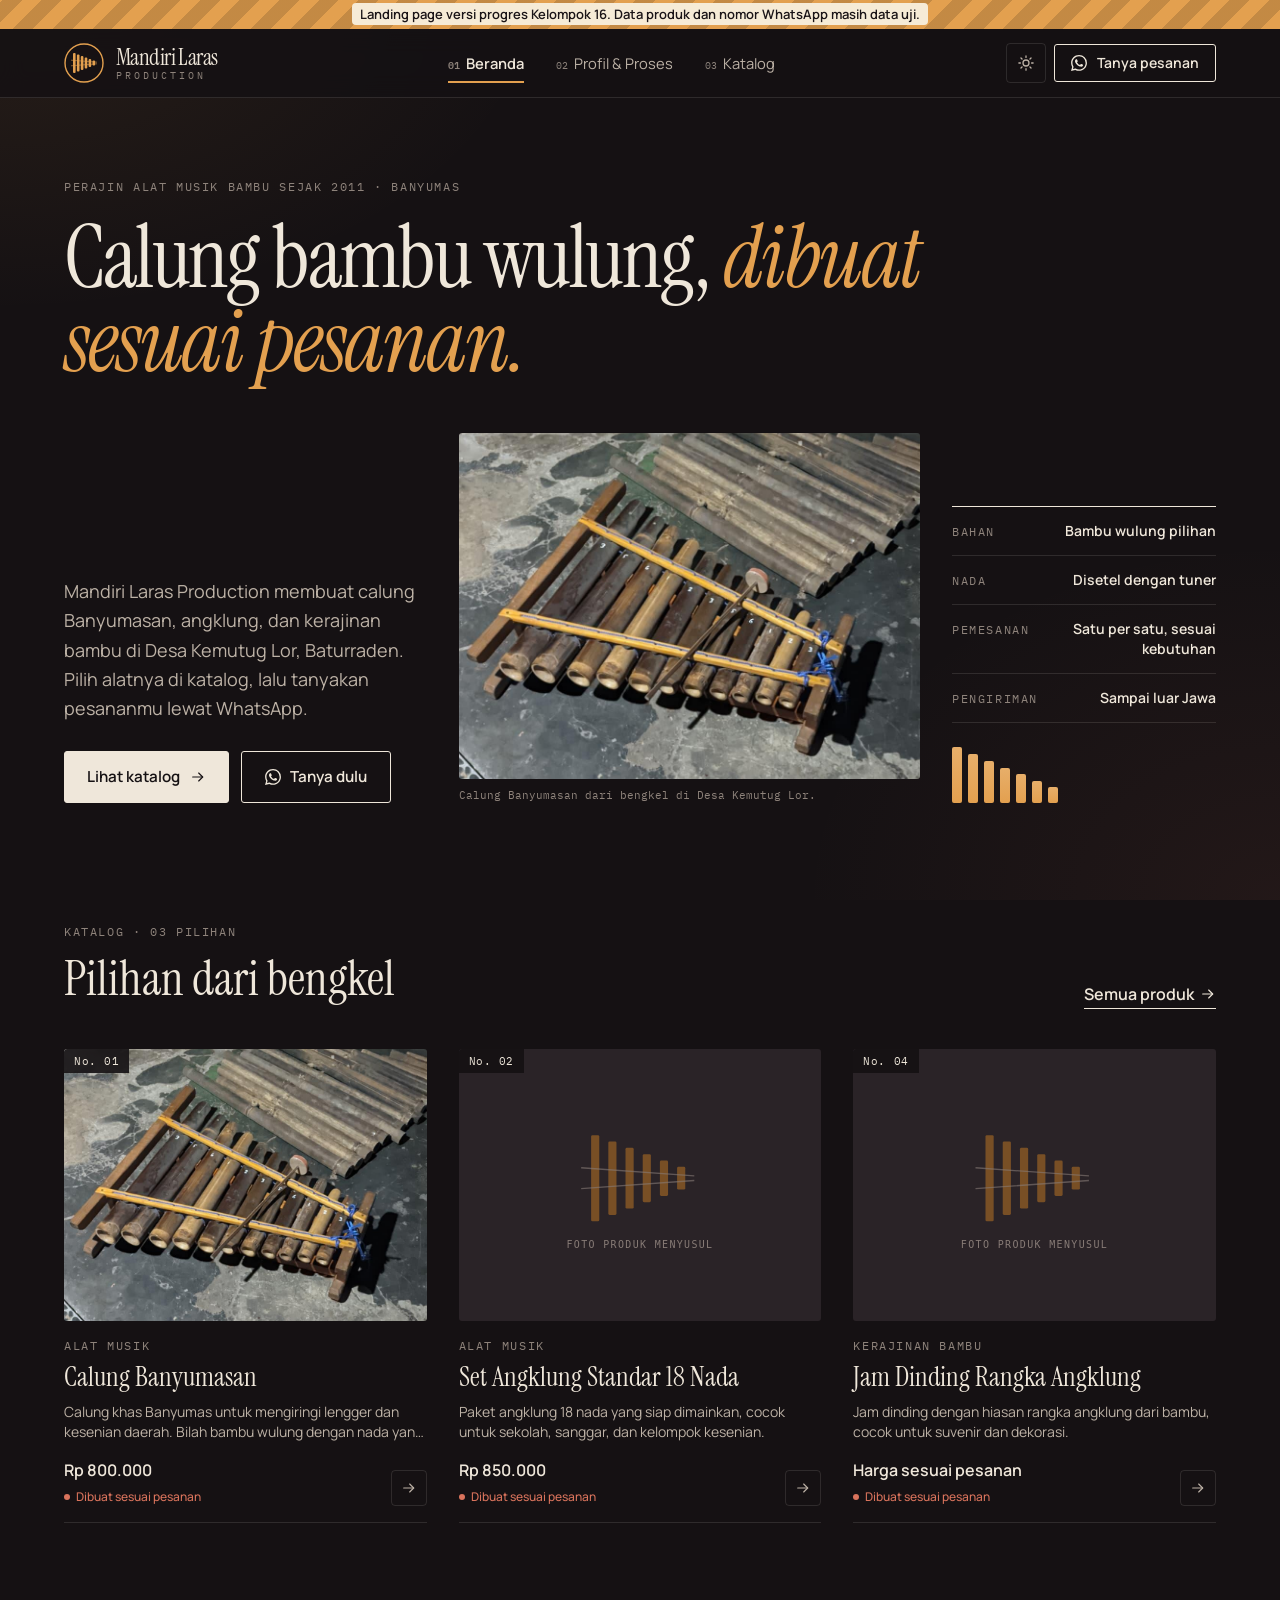
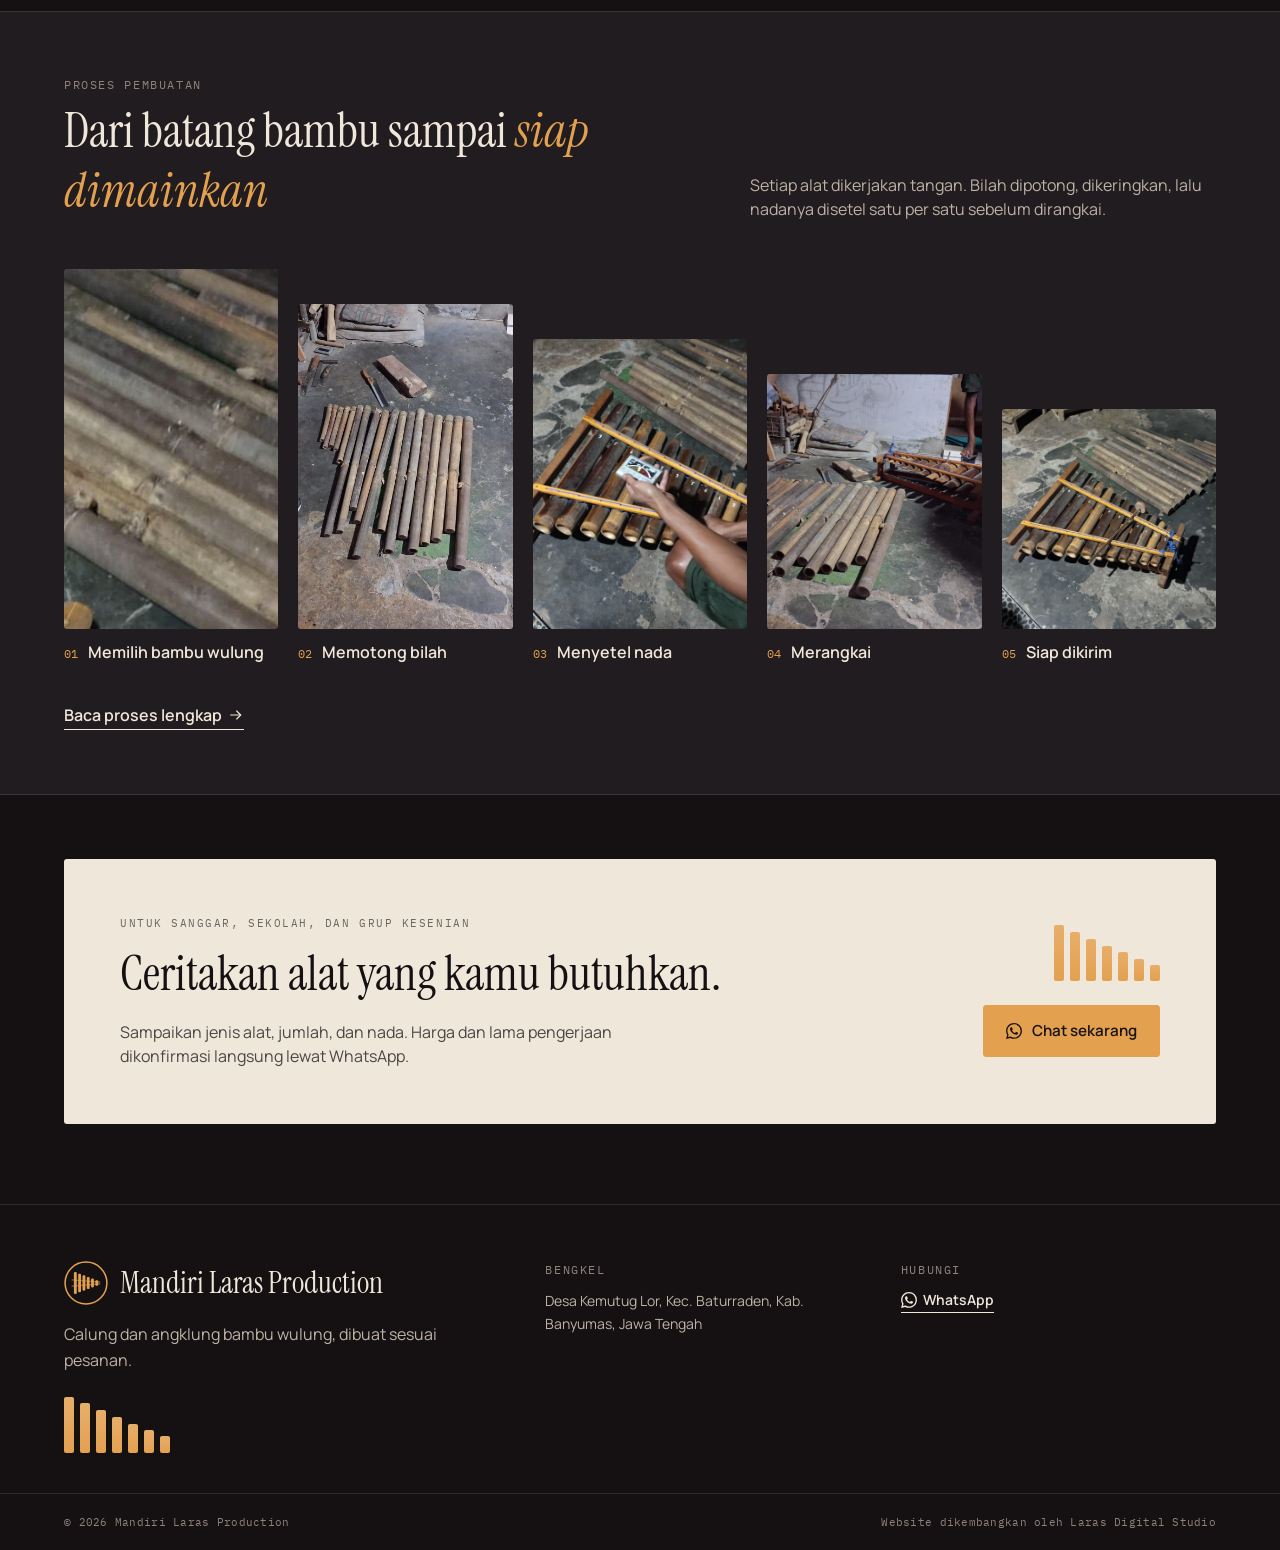
<file: index.html>
<!DOCTYPE html>
<html lang="id" data-theme="dark">
<head>
    <meta charset="utf-8"/>
    <meta name="viewport" content="width=device-width, initial-scale=1"/>
    <title>Mandiri Laras Production | Calung dan Angklung Bambu</title>
    <meta name="description" content="Calung dan angklung bambu wulung, dibuat sesuai pesanan."/>
    <meta name="robots" content="noindex, nofollow"/>
    <link rel="icon" href="assets/img/favicon.svg" type="image/svg+xml"/>
    <script>
        (function () {
            var t = null;
            try { t = localStorage.getItem('mlp-theme'); } catch (e) {}
            if (t !== 'light' && t !== 'dark') t = 'dark';
            document.documentElement.setAttribute('data-theme', t);
        })();
    </script>
    <link rel="preconnect" href="https://fonts.googleapis.com"/>
    <link rel="preconnect" href="https://fonts.gstatic.com" crossorigin/>
    <link rel="stylesheet" href="https://fonts.googleapis.com/css2?family=Instrument+Serif:ital@0;1&family=Manrope:wght@400;500;600;700&family=IBM+Plex+Mono:wght@400;500&display=swap"/>
    <link rel="stylesheet" href="assets/app.css"/>
</head>
<body class="min-h-screen flex flex-col text-ink font-body antialiased">

<div id="demo-banner" class="demo-stripe text-center text-xs sm:text-[13px] font-semibold px-4 py-1.5">
    <span class="bg-[#F6EBD6] px-2 py-0.5 rounded-sm"><span class="sm:hidden">Versi progres. Data masih data uji.</span><span class="hidden sm:inline">Landing page versi progres Kelompok 16. Data produk dan nomor WhatsApp masih data uji.</span></span>
</div>

<nav id="main-nav" class="sticky top-0 z-50 bg-paper/85 backdrop-blur-md border-b border-rule transition-shadow duration-300">
    <div class="max-w-container-max mx-auto px-gutter h-[68px] flex items-center justify-between gap-6">
        <a id="nav-logo" href="index.html" class="flex items-center gap-3 text-ink group">
            <span class="text-amber transition-transform duration-500 group-hover:rotate-[-8deg]"><svg class="w-10 h-10" viewBox="0 0 40 40" fill="none" aria-hidden="true">
    <circle cx="20" cy="20" r="19" stroke="currentColor" stroke-width="1.4"/>
    <g fill="currentColor">
        <rect x="9" y="10" width="2.6" height="20" rx="1"/><rect x="12.9" y="11.5" width="2.6" height="17" rx="1"/><rect x="16.8" y="13" width="2.6" height="14" rx="1"/>
        <rect x="20.7" y="14.5" width="2.6" height="11" rx="1"/><rect x="24.6" y="16" width="2.6" height="8" rx="1"/><rect x="28.5" y="17.5" width="2.6" height="5" rx="1"/>
    </g>
    <path d="M7 17.2 33 19.2M7 22.8 33 20.8" stroke="currentColor" stroke-width="1" opacity=".55"/>
</svg></span>
            <span class="leading-none">
                <span class="block font-display text-[1.45rem] tracking-tight">Mandiri Laras</span>
                <span class="block font-mono text-[10px] tracking-[0.3em] text-muted mt-0.5">PRODUCTION</span>
            </span>
        </a>

        <div class="hidden md:flex items-center gap-8">
            <a id="nav-home" href="index.html" class="nav-link" aria-current="page"><span class="font-mono text-[10px] text-muted mr-1.5">01</span>Beranda</a>
            <a id="nav-profil" href="profil.html" class="nav-link"><span class="font-mono text-[10px] text-muted mr-1.5">02</span>Profil &amp; Proses</a>
            <a id="nav-katalog" href="katalog.html" class="nav-link"><span class="font-mono text-[10px] text-muted mr-1.5">03</span>Katalog</a>
        </div>

        <div class="flex items-center gap-2">
            <button type="button" id="theme-toggle" class="w-10 h-10 rounded-sm border border-rule text-ink-soft hover:text-amber hover:border-amber transition-colors flex items-center justify-center" aria-label="Ganti tema terang atau gelap">
                <span class="theme-icon-dark"><svg class="w-[18px] h-[18px]" viewBox="0 0 24 24" fill="none" stroke="currentColor" stroke-width="1.7" stroke-linecap="round" stroke-linejoin="round" aria-hidden="true"><path d="M20 14.5A8 8 0 1 1 9.5 4a6.5 6.5 0 0 0 10.5 10.5z"/></svg></span>
                <span class="theme-icon-light"><svg class="w-[18px] h-[18px]" viewBox="0 0 24 24" fill="none" stroke="currentColor" stroke-width="1.7" stroke-linecap="round" stroke-linejoin="round" aria-hidden="true"><circle cx="12" cy="12" r="4"/><path d="M12 2.5v2M12 19.5v2M2.5 12h2M19.5 12h2M5.3 5.3l1.4 1.4M17.3 17.3l1.4 1.4M5.3 18.7l1.4-1.4M17.3 6.7l1.4-1.4"/></svg></span>
            </button>
            <a id="nav-wa" href="https://wa.me/6280000000000?text=Halo%20Mandiri%20Laras%20Production%2C%20saya%20mau%20tanya%20soal%20pesanan%20alat%20musik%20bambu." target="_blank" rel="noopener" class="hidden md:inline-flex btn btn-line !py-2 !px-4 text-sm"><svg class="w-4 h-4 fill-current" viewBox="0 0 24 24" aria-hidden="true"><path d="M17.472 14.382c-.297-.149-1.758-.867-2.03-.967-.273-.099-.471-.148-.67.15-.197.297-.767.966-.94 1.164-.173.199-.347.223-.644.075-.297-.15-1.255-.463-2.39-1.475-.883-.788-1.48-1.761-1.653-2.059-.173-.297-.018-.458.13-.606.134-.133.298-.347.446-.52.149-.174.198-.298.298-.497.099-.198.05-.371-.025-.52-.075-.149-.669-1.612-.916-2.207-.242-.579-.487-.5-.669-.51-.173-.008-.371-.01-.57-.01-.198 0-.52.074-.792.372-.272.297-1.04 1.016-1.04 2.479 0 1.462 1.065 2.875 1.213 3.074.149.198 2.096 3.2 5.077 4.487.709.306 1.262.489 1.694.625.712.227 1.36.195 1.871.118.571-.085 1.758-.719 2.006-1.413.248-.694.248-1.289.173-1.413-.074-.124-.272-.198-.57-.347m-5.421 7.403h-.004a9.87 9.87 0 01-5.031-1.378l-.361-.214-3.741.982.998-3.648-.235-.374a9.86 9.86 0 01-1.51-5.26c.001-5.45 4.436-9.884 9.888-9.884 2.64 0 5.122 1.03 6.988 2.898a9.825 9.825 0 012.893 6.994c-.003 5.45-4.437 9.884-9.885 9.884m8.413-18.297A11.815 11.815 0 0012.05 0C5.495 0 .16 5.335.157 11.892c0 2.096.547 4.142 1.588 5.945L.057 24l6.305-1.654a11.882 11.882 0 005.683 1.448h.005c6.554 0 11.89-5.335 11.893-11.893a11.821 11.821 0 00-3.48-8.413z"/></svg> Tanya pesanan</a>
            <button type="button" id="mobile-menu-btn" class="md:hidden w-10 h-10 rounded-sm border border-rule text-ink flex items-center justify-center" aria-label="Buka menu" aria-expanded="false" aria-controls="mobile-menu">
                <span class="menu-icon-open"><svg class="w-5 h-5" viewBox="0 0 24 24" fill="none" stroke="currentColor" stroke-width="1.7" stroke-linecap="round" stroke-linejoin="round" aria-hidden="true"><path d="M4 7h16"/><path d="M4 12h16"/><path d="M4 17h10"/></svg></span><span class="menu-icon-close"><svg class="w-5 h-5" viewBox="0 0 24 24" fill="none" stroke="currentColor" stroke-width="1.7" stroke-linecap="round" stroke-linejoin="round" aria-hidden="true"><path d="M6 6l12 12"/><path d="M18 6L6 18"/></svg></span>
            </button>
        </div>
    </div>

    <div id="mobile-menu" class="md:hidden hidden border-t border-rule bg-paper">
        <div class="px-gutter py-3 flex flex-col">
            <a href="index.html" class="py-3.5 border-b border-rule flex items-baseline gap-3 text-ink font-semibold"><span class="font-mono text-[11px] text-amber">01</span><span class="font-display text-2xl">Beranda</span></a>
            <a href="profil.html" class="py-3.5 border-b border-rule flex items-baseline gap-3 text-ink-soft"><span class="font-mono text-[11px] text-amber">02</span><span class="font-display text-2xl">Profil &amp; Proses</span></a>
            <a href="katalog.html" class="py-3.5 border-b border-rule flex items-baseline gap-3 text-ink-soft"><span class="font-mono text-[11px] text-amber">03</span><span class="font-display text-2xl">Katalog</span></a>
            <a href="https://wa.me/6280000000000?text=Halo%20Mandiri%20Laras%20Production%2C%20saya%20mau%20tanya%20soal%20pesanan%20alat%20musik%20bambu." target="_blank" rel="noopener" class="btn btn-ink mt-4 mb-2"><svg class="w-4 h-4 fill-current" viewBox="0 0 24 24" aria-hidden="true"><path d="M17.472 14.382c-.297-.149-1.758-.867-2.03-.967-.273-.099-.471-.148-.67.15-.197.297-.767.966-.94 1.164-.173.199-.347.223-.644.075-.297-.15-1.255-.463-2.39-1.475-.883-.788-1.48-1.761-1.653-2.059-.173-.297-.018-.458.13-.606.134-.133.298-.347.446-.52.149-.174.198-.298.298-.497.099-.198.05-.371-.025-.52-.075-.149-.669-1.612-.916-2.207-.242-.579-.487-.5-.669-.51-.173-.008-.371-.01-.57-.01-.198 0-.52.074-.792.372-.272.297-1.04 1.016-1.04 2.479 0 1.462 1.065 2.875 1.213 3.074.149.198 2.096 3.2 5.077 4.487.709.306 1.262.489 1.694.625.712.227 1.36.195 1.871.118.571-.085 1.758-.719 2.006-1.413.248-.694.248-1.289.173-1.413-.074-.124-.272-.198-.57-.347m-5.421 7.403h-.004a9.87 9.87 0 01-5.031-1.378l-.361-.214-3.741.982.998-3.648-.235-.374a9.86 9.86 0 01-1.51-5.26c.001-5.45 4.436-9.884 9.888-9.884 2.64 0 5.122 1.03 6.988 2.898a9.825 9.825 0 012.893 6.994c-.003 5.45-4.437 9.884-9.885 9.884m8.413-18.297A11.815 11.815 0 0012.05 0C5.495 0 .16 5.335.157 11.892c0 2.096.547 4.142 1.588 5.945L.057 24l6.305-1.654a11.882 11.882 0 005.683 1.448h.005c6.554 0 11.89-5.335 11.893-11.893a11.821 11.821 0 00-3.48-8.413z"/></svg> Tanya pesanan lewat WhatsApp</a>
        </div>
    </div>
</nav>

<div class="flex-1">
    <main id="konten">
    <section class="max-w-container-max mx-auto px-gutter pt-12 md:pt-20 pb-16">
        <p class="eyebrow reveal-on-scroll">Perajin alat musik bambu sejak 2011 &middot; Banyumas</p>
        <h1 class="reveal-on-scroll font-display text-[2.9rem] sm:text-6xl lg:text-[5.4rem] leading-[0.98] tracking-tight mt-5 max-w-5xl text-ink">
            Calung bambu wulung, <em class="text-amber">dibuat sesuai pesanan.</em>
        </h1>

        <div class="mt-12 grid lg:grid-cols-12 gap-10 lg:gap-8 items-end">
            <div class="lg:col-span-4 reveal-on-scroll" data-delay="80">
                <p class="text-lg text-ink-soft leading-relaxed">
                    Mandiri Laras Production membuat calung Banyumasan, angklung, dan kerajinan bambu di Desa Kemutug Lor, Baturraden. Pilih alatnya di katalog, lalu tanyakan pesananmu lewat WhatsApp.
                </p>
                <div class="mt-7 flex flex-wrap gap-3">
                    <a href="katalog.html" class="btn btn-ink">Lihat katalog <svg class="w-4 h-4 arrow" viewBox="0 0 24 24" fill="none" stroke="currentColor" stroke-width="1.7" stroke-linecap="round" stroke-linejoin="round" aria-hidden="true"><path d="M4 12h15"/><path d="M13 6l6 6-6 6"/></svg></a>
                    <a href="https://wa.me/6280000000000?text=Halo%20Mandiri%20Laras%20Production%2C%20saya%20mau%20tanya%20soal%20pesanan%20alat%20musik%20bambu." target="_blank" rel="noopener" class="btn btn-line"><svg class="w-4 h-4 fill-current" viewBox="0 0 24 24" aria-hidden="true"><path d="M17.472 14.382c-.297-.149-1.758-.867-2.03-.967-.273-.099-.471-.148-.67.15-.197.297-.767.966-.94 1.164-.173.199-.347.223-.644.075-.297-.15-1.255-.463-2.39-1.475-.883-.788-1.48-1.761-1.653-2.059-.173-.297-.018-.458.13-.606.134-.133.298-.347.446-.52.149-.174.198-.298.298-.497.099-.198.05-.371-.025-.52-.075-.149-.669-1.612-.916-2.207-.242-.579-.487-.5-.669-.51-.173-.008-.371-.01-.57-.01-.198 0-.52.074-.792.372-.272.297-1.04 1.016-1.04 2.479 0 1.462 1.065 2.875 1.213 3.074.149.198 2.096 3.2 5.077 4.487.709.306 1.262.489 1.694.625.712.227 1.36.195 1.871.118.571-.085 1.758-.719 2.006-1.413.248-.694.248-1.289.173-1.413-.074-.124-.272-.198-.57-.347m-5.421 7.403h-.004a9.87 9.87 0 01-5.031-1.378l-.361-.214-3.741.982.998-3.648-.235-.374a9.86 9.86 0 01-1.51-5.26c.001-5.45 4.436-9.884 9.888-9.884 2.64 0 5.122 1.03 6.988 2.898a9.825 9.825 0 012.893 6.994c-.003 5.45-4.437 9.884-9.885 9.884m8.413-18.297A11.815 11.815 0 0012.05 0C5.495 0 .16 5.335.157 11.892c0 2.096.547 4.142 1.588 5.945L.057 24l6.305-1.654a11.882 11.882 0 005.683 1.448h.005c6.554 0 11.89-5.335 11.893-11.893a11.821 11.821 0 00-3.48-8.413z"/></svg> Tanya dulu</a>
                </div>
            </div>

            <figure class="lg:col-span-5 reveal-on-scroll" data-delay="160">
                <div class="relative overflow-hidden rounded-[3px] aspect-[4/3] bg-tint group">
                    <img src="assets/img/calung-jadi.jpg" alt="Calung buatan Mandiri Laras Production" fetchpriority="high" class="w-full h-full object-cover transition-transform duration-[1.2s] group-hover:scale-[1.04]"/>
                </div>
                <figcaption class="mt-2 font-mono text-[11px] text-muted">Calung Banyumasan dari bengkel di Desa Kemutug Lor.</figcaption>
            </figure>

            <dl class="lg:col-span-3 reveal-on-scroll border-t border-ink" data-delay="240">
                <div class="py-3.5 border-b border-rule flex justify-between gap-4">
                    <dt class="eyebrow pt-0.5">Bahan</dt>
                    <dd class="text-sm font-semibold text-right text-ink">Bambu wulung pilihan</dd>
                </div>
                <div class="py-3.5 border-b border-rule flex justify-between gap-4">
                    <dt class="eyebrow pt-0.5">Nada</dt>
                    <dd class="text-sm font-semibold text-right text-ink">Disetel dengan tuner</dd>
                </div>
                <div class="py-3.5 border-b border-rule flex justify-between gap-4">
                    <dt class="eyebrow pt-0.5">Pemesanan</dt>
                    <dd class="text-sm font-semibold text-right text-ink">Satu per satu, sesuai kebutuhan</dd>
                </div>
                <div class="py-3.5 border-b border-rule flex justify-between gap-4">
                    <dt class="eyebrow pt-0.5">Pengiriman</dt>
                    <dd class="text-sm font-semibold text-right text-ink">Sampai luar Jawa</dd>
                </div>
                <div class="bilah mt-6" aria-hidden="true"><span></span><span></span><span></span><span></span><span></span><span></span><span></span></div>
            </dl>
        </div>
    </section>

    <section class="max-w-container-max mx-auto px-gutter py-14" id="unggulan">
        <div class="grid md:grid-cols-12 gap-6 items-end mb-10 reveal-on-scroll">
            <div class="md:col-span-8">
                <p class="eyebrow">Katalog &middot; 03 pilihan</p>
                <h2 class="font-display text-4xl md:text-5xl mt-2 leading-tight">Pilihan dari bengkel</h2>
            </div>
            <div class="md:col-span-4 md:text-right">
                <a href="katalog.html" class="link-arrow text-ink">Semua produk <svg class="w-4 h-4" viewBox="0 0 24 24" fill="none" stroke="currentColor" stroke-width="1.7" stroke-linecap="round" stroke-linejoin="round" aria-hidden="true"><path d="M4 12h15"/><path d="M13 6l6 6-6 6"/></svg></a>
            </div>
        </div>
        <div class="grid sm:grid-cols-2 lg:grid-cols-3 gap-x-8 gap-y-12">
            <a href="produk-1.html" data-category="Alat Musik" class="product-item product-card group reveal-on-scroll flex flex-col" data-delay="100">
                <div class="thumb relative aspect-[4/3] overflow-hidden bg-tint rounded-[3px]">
                    <img src="assets/img/calung-jadi.jpg" alt="Calung Banyumasan" loading="lazy" decoding="async" class="w-full h-full object-cover"/>
                    <span class="absolute top-0 left-0 bg-paper/90 backdrop-blur px-2.5 py-1 font-mono text-[11px] tracking-wider text-ink">No. 01</span>
                </div>
                <div class="pt-4 pb-1 border-b border-rule flex-1 flex flex-col">
                    <p class="eyebrow">Alat Musik</p>
                    <h3 class="mt-1.5 font-display text-[1.7rem] leading-tight text-ink"><span class="title">Calung Banyumasan</span></h3>
                    <p class="mt-2 text-sm text-ink-soft line-clamp-2 flex-1">Calung khas Banyumas untuk mengiringi lengger dan kesenian daerah. Bilah bambu wulung dengan nada yang dicek memakai tuner.</p>
                    <div class="mt-4 mb-3 flex items-end justify-between gap-3">
                        <div>
                            <span class="block font-semibold text-ink">Rp 800.000</span>
                            <span class="mt-1 inline-flex items-center gap-1.5 text-xs text-clay font-medium"><span class="w-1.5 h-1.5 rounded-full bg-clay"></span>Dibuat sesuai pesanan</span>
                        </div>
                        <span class="w-9 h-9 shrink-0 border border-rule rounded-sm flex items-center justify-center text-ink-soft group-hover:bg-ink group-hover:text-paper group-hover:border-ink transition-colors"><svg class="w-4 h-4" viewBox="0 0 24 24" fill="none" stroke="currentColor" stroke-width="1.7" stroke-linecap="round" stroke-linejoin="round" aria-hidden="true"><path d="M4 12h15"/><path d="M13 6l6 6-6 6"/></svg></span>
                    </div>
                </div>
            </a>
            <a href="produk-2.html" data-category="Alat Musik" class="product-item product-card group reveal-on-scroll flex flex-col" data-delay="200">
                <div class="thumb relative aspect-[4/3] overflow-hidden bg-tint rounded-[3px]">
                    <img src="assets/img/foto-menyusul.svg" alt="Set Angklung Standar 18 Nada" loading="lazy" decoding="async" class="w-full h-full object-cover"/>
                    <span class="absolute top-0 left-0 bg-paper/90 backdrop-blur px-2.5 py-1 font-mono text-[11px] tracking-wider text-ink">No. 02</span>
                </div>
                <div class="pt-4 pb-1 border-b border-rule flex-1 flex flex-col">
                    <p class="eyebrow">Alat Musik</p>
                    <h3 class="mt-1.5 font-display text-[1.7rem] leading-tight text-ink"><span class="title">Set Angklung Standar 18 Nada</span></h3>
                    <p class="mt-2 text-sm text-ink-soft line-clamp-2 flex-1">Paket angklung 18 nada yang siap dimainkan, cocok untuk sekolah, sanggar, dan kelompok kesenian.</p>
                    <div class="mt-4 mb-3 flex items-end justify-between gap-3">
                        <div>
                            <span class="block font-semibold text-ink">Rp 850.000</span>
                            <span class="mt-1 inline-flex items-center gap-1.5 text-xs text-clay font-medium"><span class="w-1.5 h-1.5 rounded-full bg-clay"></span>Dibuat sesuai pesanan</span>
                        </div>
                        <span class="w-9 h-9 shrink-0 border border-rule rounded-sm flex items-center justify-center text-ink-soft group-hover:bg-ink group-hover:text-paper group-hover:border-ink transition-colors"><svg class="w-4 h-4" viewBox="0 0 24 24" fill="none" stroke="currentColor" stroke-width="1.7" stroke-linecap="round" stroke-linejoin="round" aria-hidden="true"><path d="M4 12h15"/><path d="M13 6l6 6-6 6"/></svg></span>
                    </div>
                </div>
            </a>
            <a href="produk-4.html" data-category="Kerajinan Bambu" class="product-item product-card group reveal-on-scroll flex flex-col" data-delay="300">
                <div class="thumb relative aspect-[4/3] overflow-hidden bg-tint rounded-[3px]">
                    <img src="assets/img/foto-menyusul.svg" alt="Jam Dinding Rangka Angklung" loading="lazy" decoding="async" class="w-full h-full object-cover"/>
                    <span class="absolute top-0 left-0 bg-paper/90 backdrop-blur px-2.5 py-1 font-mono text-[11px] tracking-wider text-ink">No. 04</span>
                </div>
                <div class="pt-4 pb-1 border-b border-rule flex-1 flex flex-col">
                    <p class="eyebrow">Kerajinan Bambu</p>
                    <h3 class="mt-1.5 font-display text-[1.7rem] leading-tight text-ink"><span class="title">Jam Dinding Rangka Angklung</span></h3>
                    <p class="mt-2 text-sm text-ink-soft line-clamp-2 flex-1">Jam dinding dengan hiasan rangka angklung dari bambu, cocok untuk suvenir dan dekorasi.</p>
                    <div class="mt-4 mb-3 flex items-end justify-between gap-3">
                        <div>
                            <span class="block font-semibold text-ink">Harga sesuai pesanan</span>
                            <span class="mt-1 inline-flex items-center gap-1.5 text-xs text-clay font-medium"><span class="w-1.5 h-1.5 rounded-full bg-clay"></span>Dibuat sesuai pesanan</span>
                        </div>
                        <span class="w-9 h-9 shrink-0 border border-rule rounded-sm flex items-center justify-center text-ink-soft group-hover:bg-ink group-hover:text-paper group-hover:border-ink transition-colors"><svg class="w-4 h-4" viewBox="0 0 24 24" fill="none" stroke="currentColor" stroke-width="1.7" stroke-linecap="round" stroke-linejoin="round" aria-hidden="true"><path d="M4 12h15"/><path d="M13 6l6 6-6 6"/></svg></span>
                    </div>
                </div>
            </a>
        </div>
    </section>

    <section class="mt-8 py-16 bg-tint/60 border-y border-rule">
        <div class="max-w-container-max mx-auto px-gutter">
            <div class="grid md:grid-cols-12 gap-6 items-end reveal-on-scroll">
                <div class="md:col-span-7">
                    <p class="eyebrow">Proses pembuatan</p>
                    <h2 class="font-display text-4xl md:text-5xl mt-2 leading-tight">Dari batang bambu sampai <em class="text-amber">siap dimainkan</em></h2>
                </div>
                <p class="md:col-span-5 text-ink-soft">Setiap alat dikerjakan tangan. Bilah dipotong, dikeringkan, lalu nadanya disetel satu per satu sebelum dirangkai.</p>
            </div>
            <ol class="mt-12 grid grid-cols-2 lg:grid-cols-5 gap-5 lg:items-end">
                <li class="reveal-on-scroll group" data-delay="0">
                    <div class="overflow-hidden rounded-[3px] bg-tint aspect-square lg:aspect-auto lg:h-[360px]">
                        <img src="assets/img/stok-bambu.jpg" alt="Memilih bambu wulung" loading="lazy" class="w-full h-full object-cover transition-transform duration-700 group-hover:scale-105"/>
                    </div>
                    <div class="mt-3 flex items-baseline gap-2.5">
                        <span class="font-mono text-xs text-amber">01</span>
                        <h3 class="font-semibold text-ink leading-snug">Memilih bambu wulung</h3>
                    </div>
                </li>
                <li class="reveal-on-scroll group" data-delay="90">
                    <div class="overflow-hidden rounded-[3px] bg-tint aspect-square lg:aspect-auto lg:h-[325px]">
                        <img src="assets/img/bilah-dipotong.jpg" alt="Memotong bilah" loading="lazy" class="w-full h-full object-cover transition-transform duration-700 group-hover:scale-105"/>
                    </div>
                    <div class="mt-3 flex items-baseline gap-2.5">
                        <span class="font-mono text-xs text-amber">02</span>
                        <h3 class="font-semibold text-ink leading-snug">Memotong bilah</h3>
                    </div>
                </li>
                <li class="reveal-on-scroll group" data-delay="180">
                    <div class="overflow-hidden rounded-[3px] bg-tint aspect-square lg:aspect-auto lg:h-[290px]">
                        <img src="assets/img/setel-nada.jpg" alt="Menyetel nada" loading="lazy" class="w-full h-full object-cover transition-transform duration-700 group-hover:scale-105"/>
                    </div>
                    <div class="mt-3 flex items-baseline gap-2.5">
                        <span class="font-mono text-xs text-amber">03</span>
                        <h3 class="font-semibold text-ink leading-snug">Menyetel nada</h3>
                    </div>
                </li>
                <li class="reveal-on-scroll group" data-delay="270">
                    <div class="overflow-hidden rounded-[3px] bg-tint aspect-square lg:aspect-auto lg:h-[255px]">
                        <img src="assets/img/bilah-dan-rangka.jpg" alt="Merangkai" loading="lazy" class="w-full h-full object-cover transition-transform duration-700 group-hover:scale-105"/>
                    </div>
                    <div class="mt-3 flex items-baseline gap-2.5">
                        <span class="font-mono text-xs text-amber">04</span>
                        <h3 class="font-semibold text-ink leading-snug">Merangkai</h3>
                    </div>
                </li>
                <li class="reveal-on-scroll group" data-delay="360">
                    <div class="overflow-hidden rounded-[3px] bg-tint aspect-square lg:aspect-auto lg:h-[220px]">
                        <img src="assets/img/calung-jadi.jpg" alt="Siap dikirim" loading="lazy" class="w-full h-full object-cover transition-transform duration-700 group-hover:scale-105"/>
                    </div>
                    <div class="mt-3 flex items-baseline gap-2.5">
                        <span class="font-mono text-xs text-amber">05</span>
                        <h3 class="font-semibold text-ink leading-snug">Siap dikirim</h3>
                    </div>
                </li>
            </ol>
            <a href="profil.html#proses" class="mt-10 link-arrow text-ink">Baca proses lengkap <svg class="w-4 h-4" viewBox="0 0 24 24" fill="none" stroke="currentColor" stroke-width="1.7" stroke-linecap="round" stroke-linejoin="round" aria-hidden="true"><path d="M4 12h15"/><path d="M13 6l6 6-6 6"/></svg></a>
        </div>
    </section>

    <section class="max-w-container-max mx-auto px-gutter pt-16">
        <div class="relative overflow-hidden bg-band text-on-ink rounded-[3px] px-8 py-12 md:px-14 md:py-14 reveal-on-scroll">
            <div class="grid md:grid-cols-12 gap-8 items-center">
                <div class="md:col-span-8">
                    <p class="font-mono text-[11px] tracking-[0.14em] uppercase opacity-60">Untuk sanggar, sekolah, dan grup kesenian</p>
                    <h2 class="font-display text-4xl md:text-5xl mt-3 leading-tight">Ceritakan alat yang kamu butuhkan.</h2>
                    <p class="mt-4 opacity-75 max-w-xl">Sampaikan jenis alat, jumlah, dan nada. Harga dan lama pengerjaan dikonfirmasi langsung lewat WhatsApp.</p>
                </div>
                <div class="md:col-span-4 flex md:flex-col md:items-end gap-6 items-center justify-between">
                    <div class="bilah" aria-hidden="true"><span></span><span></span><span></span><span></span><span></span><span></span><span></span></div>
                    <a href="https://wa.me/6280000000000?text=Halo%20Mandiri%20Laras%20Production%2C%20saya%20mau%20tanya%20soal%20pesanan%20alat%20musik%20bambu." target="_blank" rel="noopener" class="btn border-amber bg-amber text-[#1A1417] hover:-translate-y-0.5 hover:brightness-110"><svg class="w-4 h-4 fill-current" viewBox="0 0 24 24" aria-hidden="true"><path d="M17.472 14.382c-.297-.149-1.758-.867-2.03-.967-.273-.099-.471-.148-.67.15-.197.297-.767.966-.94 1.164-.173.199-.347.223-.644.075-.297-.15-1.255-.463-2.39-1.475-.883-.788-1.48-1.761-1.653-2.059-.173-.297-.018-.458.13-.606.134-.133.298-.347.446-.52.149-.174.198-.298.298-.497.099-.198.05-.371-.025-.52-.075-.149-.669-1.612-.916-2.207-.242-.579-.487-.5-.669-.51-.173-.008-.371-.01-.57-.01-.198 0-.52.074-.792.372-.272.297-1.04 1.016-1.04 2.479 0 1.462 1.065 2.875 1.213 3.074.149.198 2.096 3.2 5.077 4.487.709.306 1.262.489 1.694.625.712.227 1.36.195 1.871.118.571-.085 1.758-.719 2.006-1.413.248-.694.248-1.289.173-1.413-.074-.124-.272-.198-.57-.347m-5.421 7.403h-.004a9.87 9.87 0 01-5.031-1.378l-.361-.214-3.741.982.998-3.648-.235-.374a9.86 9.86 0 01-1.51-5.26c.001-5.45 4.436-9.884 9.888-9.884 2.64 0 5.122 1.03 6.988 2.898a9.825 9.825 0 012.893 6.994c-.003 5.45-4.437 9.884-9.885 9.884m8.413-18.297A11.815 11.815 0 0012.05 0C5.495 0 .16 5.335.157 11.892c0 2.096.547 4.142 1.588 5.945L.057 24l6.305-1.654a11.882 11.882 0 005.683 1.448h.005c6.554 0 11.89-5.335 11.893-11.893a11.821 11.821 0 00-3.48-8.413z"/></svg> Chat sekarang</a>
                </div>
            </div>
        </div>
    </section>
    </main>
</div>

<footer class="mt-20 border-t border-rule">
    <div class="max-w-container-max mx-auto px-gutter pt-14 pb-10 grid gap-10 md:grid-cols-[1.4fr_1fr_1fr]">
        <div>
            <div class="flex items-center gap-3 text-amber">
                <svg class="w-11 h-11" viewBox="0 0 40 40" fill="none" aria-hidden="true">
    <circle cx="20" cy="20" r="19" stroke="currentColor" stroke-width="1.4"/>
    <g fill="currentColor">
        <rect x="9" y="10" width="2.6" height="20" rx="1"/><rect x="12.9" y="11.5" width="2.6" height="17" rx="1"/><rect x="16.8" y="13" width="2.6" height="14" rx="1"/>
        <rect x="20.7" y="14.5" width="2.6" height="11" rx="1"/><rect x="24.6" y="16" width="2.6" height="8" rx="1"/><rect x="28.5" y="17.5" width="2.6" height="5" rx="1"/>
    </g>
    <path d="M7 17.2 33 19.2M7 22.8 33 20.8" stroke="currentColor" stroke-width="1" opacity=".55"/>
</svg>
                <span class="font-display text-3xl text-ink">Mandiri Laras Production</span>
            </div>
            <p class="mt-4 text-ink-soft max-w-sm leading-relaxed">Calung dan angklung bambu wulung, dibuat sesuai pesanan.</p>
            <div class="bilah mt-6" aria-hidden="true"><span></span><span></span><span></span><span></span><span></span><span></span><span></span></div>
        </div>
        <div>
            <p class="eyebrow mb-3">Bengkel</p>
            <p class="text-sm text-ink-soft leading-relaxed">Desa Kemutug Lor, Kec. Baturraden, Kab. Banyumas, Jawa Tengah</p>
        </div>
        <div>
            <p class="eyebrow mb-3">Hubungi</p>
            <a href="https://wa.me/6280000000000?text=Halo%20Mandiri%20Laras%20Production%2C%20saya%20mau%20tanya%20soal%20pesanan%20alat%20musik%20bambu." target="_blank" rel="noopener" class="link-arrow text-sm"><svg class="w-4 h-4 fill-current" viewBox="0 0 24 24" aria-hidden="true"><path d="M17.472 14.382c-.297-.149-1.758-.867-2.03-.967-.273-.099-.471-.148-.67.15-.197.297-.767.966-.94 1.164-.173.199-.347.223-.644.075-.297-.15-1.255-.463-2.39-1.475-.883-.788-1.48-1.761-1.653-2.059-.173-.297-.018-.458.13-.606.134-.133.298-.347.446-.52.149-.174.198-.298.298-.497.099-.198.05-.371-.025-.52-.075-.149-.669-1.612-.916-2.207-.242-.579-.487-.5-.669-.51-.173-.008-.371-.01-.57-.01-.198 0-.52.074-.792.372-.272.297-1.04 1.016-1.04 2.479 0 1.462 1.065 2.875 1.213 3.074.149.198 2.096 3.2 5.077 4.487.709.306 1.262.489 1.694.625.712.227 1.36.195 1.871.118.571-.085 1.758-.719 2.006-1.413.248-.694.248-1.289.173-1.413-.074-.124-.272-.198-.57-.347m-5.421 7.403h-.004a9.87 9.87 0 01-5.031-1.378l-.361-.214-3.741.982.998-3.648-.235-.374a9.86 9.86 0 01-1.51-5.26c.001-5.45 4.436-9.884 9.888-9.884 2.64 0 5.122 1.03 6.988 2.898a9.825 9.825 0 012.893 6.994c-.003 5.45-4.437 9.884-9.885 9.884m8.413-18.297A11.815 11.815 0 0012.05 0C5.495 0 .16 5.335.157 11.892c0 2.096.547 4.142 1.588 5.945L.057 24l6.305-1.654a11.882 11.882 0 005.683 1.448h.005c6.554 0 11.89-5.335 11.893-11.893a11.821 11.821 0 00-3.48-8.413z"/></svg> WhatsApp</a>
        </div>
    </div>
    <div class="border-t border-rule">
        <div class="max-w-container-max mx-auto px-gutter py-5 flex flex-col sm:flex-row justify-between gap-2 font-mono text-[11px] tracking-wide text-muted">
            <p>&copy; 2026 Mandiri Laras Production</p>
            <p>Website dikembangkan oleh Laras Digital Studio</p>
        </div>
    </div>
</footer>

<script src="assets/site.js"></script>
</body>
</html>
</file>
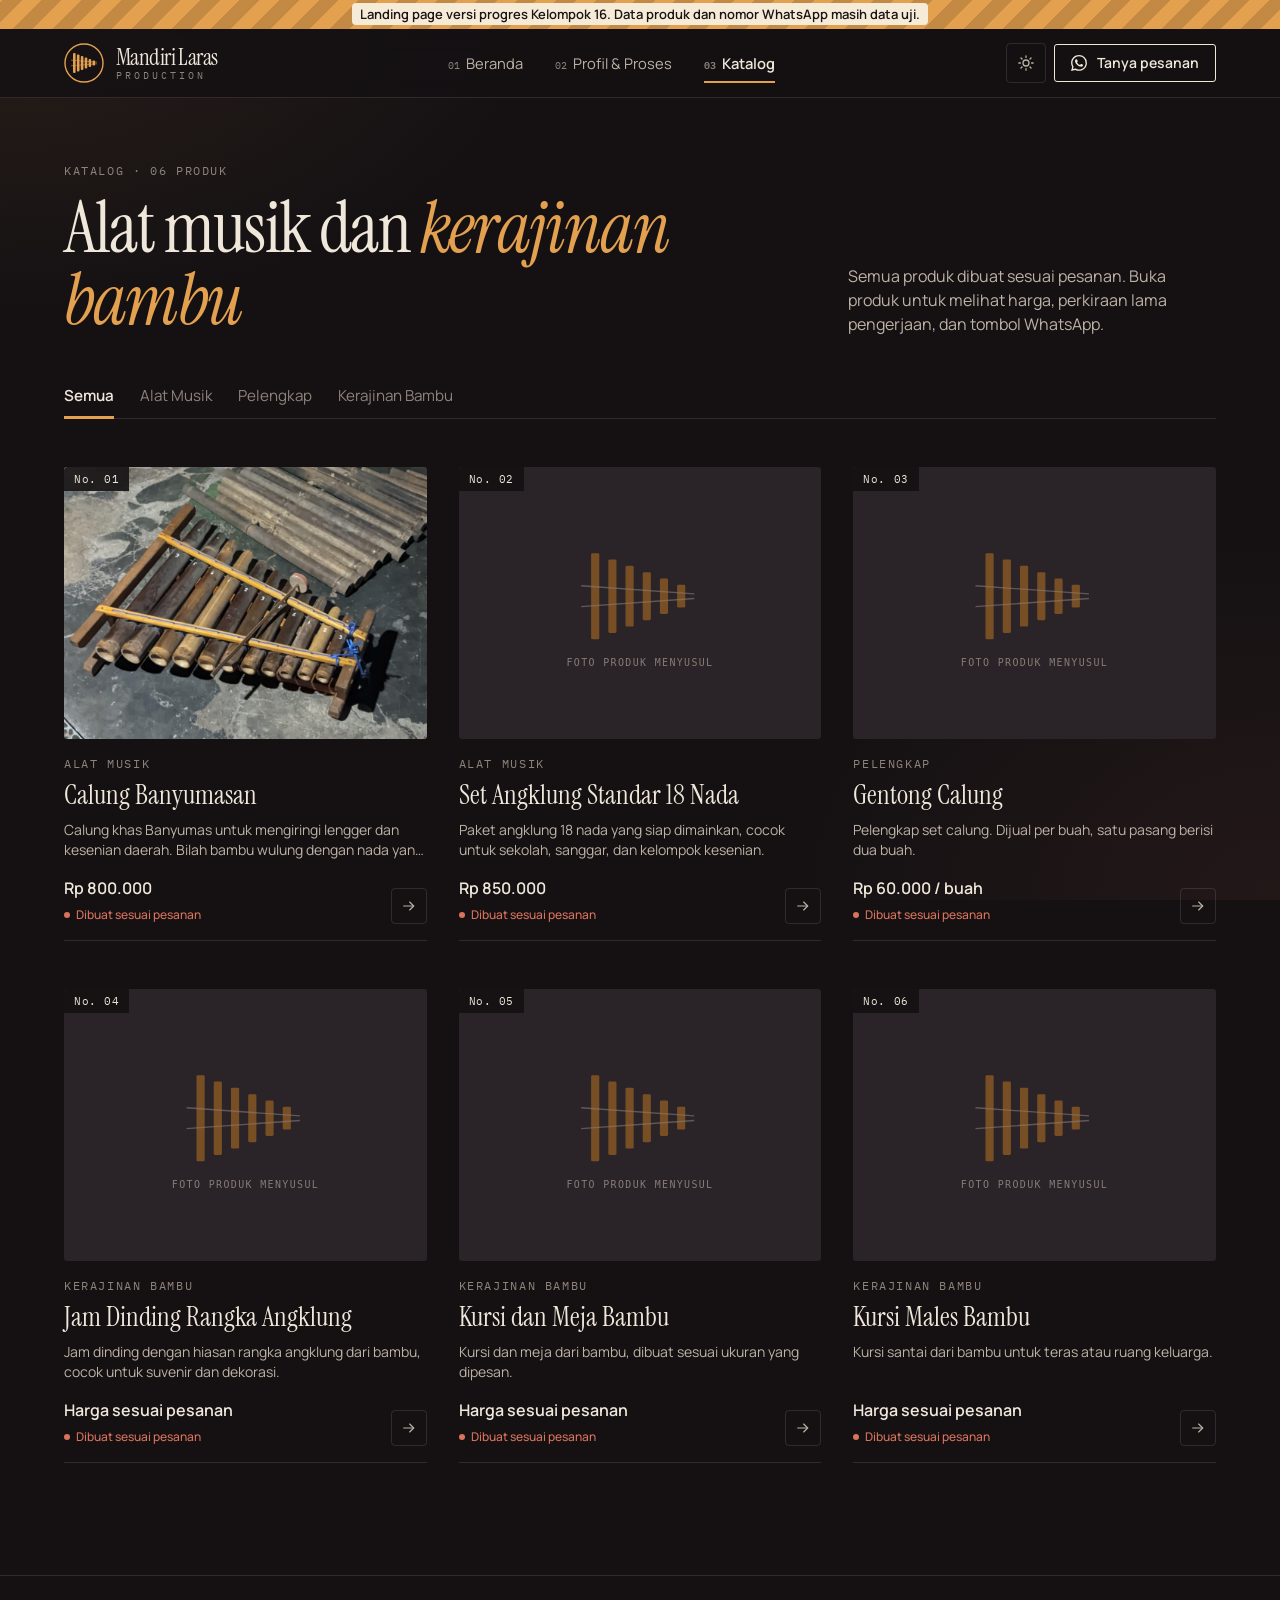
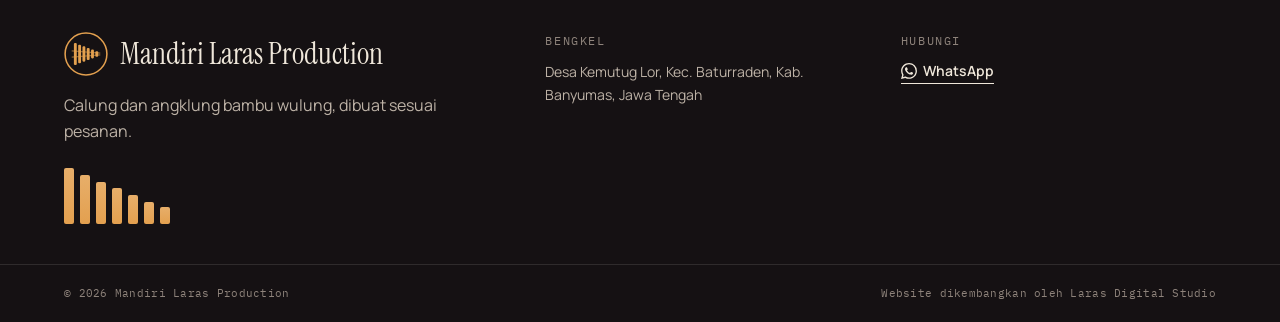
<file: katalog.html>
<!DOCTYPE html>
<html lang="id" data-theme="dark">
<head>
    <meta charset="utf-8"/>
    <meta name="viewport" content="width=device-width, initial-scale=1"/>
    <title>Katalog | Mandiri Laras Production</title>
    <meta name="description" content="Calung dan angklung bambu wulung, dibuat sesuai pesanan."/>
    <meta name="robots" content="noindex, nofollow"/>
    <link rel="icon" href="assets/img/favicon.svg" type="image/svg+xml"/>
    <script>
        (function () {
            var t = null;
            try { t = localStorage.getItem('mlp-theme'); } catch (e) {}
            if (t !== 'light' && t !== 'dark') t = 'dark';
            document.documentElement.setAttribute('data-theme', t);
        })();
    </script>
    <link rel="preconnect" href="https://fonts.googleapis.com"/>
    <link rel="preconnect" href="https://fonts.gstatic.com" crossorigin/>
    <link rel="stylesheet" href="https://fonts.googleapis.com/css2?family=Instrument+Serif:ital@0;1&family=Manrope:wght@400;500;600;700&family=IBM+Plex+Mono:wght@400;500&display=swap"/>
    <link rel="stylesheet" href="assets/app.css"/>
</head>
<body class="min-h-screen flex flex-col text-ink font-body antialiased">

<div id="demo-banner" class="demo-stripe text-center text-xs sm:text-[13px] font-semibold px-4 py-1.5">
    <span class="bg-[#F6EBD6] px-2 py-0.5 rounded-sm"><span class="sm:hidden">Versi progres. Data masih data uji.</span><span class="hidden sm:inline">Landing page versi progres Kelompok 16. Data produk dan nomor WhatsApp masih data uji.</span></span>
</div>

<nav id="main-nav" class="sticky top-0 z-50 bg-paper/85 backdrop-blur-md border-b border-rule transition-shadow duration-300">
    <div class="max-w-container-max mx-auto px-gutter h-[68px] flex items-center justify-between gap-6">
        <a id="nav-logo" href="index.html" class="flex items-center gap-3 text-ink group">
            <span class="text-amber transition-transform duration-500 group-hover:rotate-[-8deg]"><svg class="w-10 h-10" viewBox="0 0 40 40" fill="none" aria-hidden="true">
    <circle cx="20" cy="20" r="19" stroke="currentColor" stroke-width="1.4"/>
    <g fill="currentColor">
        <rect x="9" y="10" width="2.6" height="20" rx="1"/><rect x="12.9" y="11.5" width="2.6" height="17" rx="1"/><rect x="16.8" y="13" width="2.6" height="14" rx="1"/>
        <rect x="20.7" y="14.5" width="2.6" height="11" rx="1"/><rect x="24.6" y="16" width="2.6" height="8" rx="1"/><rect x="28.5" y="17.5" width="2.6" height="5" rx="1"/>
    </g>
    <path d="M7 17.2 33 19.2M7 22.8 33 20.8" stroke="currentColor" stroke-width="1" opacity=".55"/>
</svg></span>
            <span class="leading-none">
                <span class="block font-display text-[1.45rem] tracking-tight">Mandiri Laras</span>
                <span class="block font-mono text-[10px] tracking-[0.3em] text-muted mt-0.5">PRODUCTION</span>
            </span>
        </a>

        <div class="hidden md:flex items-center gap-8">
            <a id="nav-home" href="index.html" class="nav-link"><span class="font-mono text-[10px] text-muted mr-1.5">01</span>Beranda</a>
            <a id="nav-profil" href="profil.html" class="nav-link"><span class="font-mono text-[10px] text-muted mr-1.5">02</span>Profil &amp; Proses</a>
            <a id="nav-katalog" href="katalog.html" class="nav-link" aria-current="page"><span class="font-mono text-[10px] text-muted mr-1.5">03</span>Katalog</a>
        </div>

        <div class="flex items-center gap-2">
            <button type="button" id="theme-toggle" class="w-10 h-10 rounded-sm border border-rule text-ink-soft hover:text-amber hover:border-amber transition-colors flex items-center justify-center" aria-label="Ganti tema terang atau gelap">
                <span class="theme-icon-dark"><svg class="w-[18px] h-[18px]" viewBox="0 0 24 24" fill="none" stroke="currentColor" stroke-width="1.7" stroke-linecap="round" stroke-linejoin="round" aria-hidden="true"><path d="M20 14.5A8 8 0 1 1 9.5 4a6.5 6.5 0 0 0 10.5 10.5z"/></svg></span>
                <span class="theme-icon-light"><svg class="w-[18px] h-[18px]" viewBox="0 0 24 24" fill="none" stroke="currentColor" stroke-width="1.7" stroke-linecap="round" stroke-linejoin="round" aria-hidden="true"><circle cx="12" cy="12" r="4"/><path d="M12 2.5v2M12 19.5v2M2.5 12h2M19.5 12h2M5.3 5.3l1.4 1.4M17.3 17.3l1.4 1.4M5.3 18.7l1.4-1.4M17.3 6.7l1.4-1.4"/></svg></span>
            </button>
            <a id="nav-wa" href="https://wa.me/6280000000000?text=Halo%20Mandiri%20Laras%20Production%2C%20saya%20mau%20tanya%20soal%20pesanan%20alat%20musik%20bambu." target="_blank" rel="noopener" class="hidden md:inline-flex btn btn-line !py-2 !px-4 text-sm"><svg class="w-4 h-4 fill-current" viewBox="0 0 24 24" aria-hidden="true"><path d="M17.472 14.382c-.297-.149-1.758-.867-2.03-.967-.273-.099-.471-.148-.67.15-.197.297-.767.966-.94 1.164-.173.199-.347.223-.644.075-.297-.15-1.255-.463-2.39-1.475-.883-.788-1.48-1.761-1.653-2.059-.173-.297-.018-.458.13-.606.134-.133.298-.347.446-.52.149-.174.198-.298.298-.497.099-.198.05-.371-.025-.52-.075-.149-.669-1.612-.916-2.207-.242-.579-.487-.5-.669-.51-.173-.008-.371-.01-.57-.01-.198 0-.52.074-.792.372-.272.297-1.04 1.016-1.04 2.479 0 1.462 1.065 2.875 1.213 3.074.149.198 2.096 3.2 5.077 4.487.709.306 1.262.489 1.694.625.712.227 1.36.195 1.871.118.571-.085 1.758-.719 2.006-1.413.248-.694.248-1.289.173-1.413-.074-.124-.272-.198-.57-.347m-5.421 7.403h-.004a9.87 9.87 0 01-5.031-1.378l-.361-.214-3.741.982.998-3.648-.235-.374a9.86 9.86 0 01-1.51-5.26c.001-5.45 4.436-9.884 9.888-9.884 2.64 0 5.122 1.03 6.988 2.898a9.825 9.825 0 012.893 6.994c-.003 5.45-4.437 9.884-9.885 9.884m8.413-18.297A11.815 11.815 0 0012.05 0C5.495 0 .16 5.335.157 11.892c0 2.096.547 4.142 1.588 5.945L.057 24l6.305-1.654a11.882 11.882 0 005.683 1.448h.005c6.554 0 11.89-5.335 11.893-11.893a11.821 11.821 0 00-3.48-8.413z"/></svg> Tanya pesanan</a>
            <button type="button" id="mobile-menu-btn" class="md:hidden w-10 h-10 rounded-sm border border-rule text-ink flex items-center justify-center" aria-label="Buka menu" aria-expanded="false" aria-controls="mobile-menu">
                <span class="menu-icon-open"><svg class="w-5 h-5" viewBox="0 0 24 24" fill="none" stroke="currentColor" stroke-width="1.7" stroke-linecap="round" stroke-linejoin="round" aria-hidden="true"><path d="M4 7h16"/><path d="M4 12h16"/><path d="M4 17h10"/></svg></span><span class="menu-icon-close"><svg class="w-5 h-5" viewBox="0 0 24 24" fill="none" stroke="currentColor" stroke-width="1.7" stroke-linecap="round" stroke-linejoin="round" aria-hidden="true"><path d="M6 6l12 12"/><path d="M18 6L6 18"/></svg></span>
            </button>
        </div>
    </div>

    <div id="mobile-menu" class="md:hidden hidden border-t border-rule bg-paper">
        <div class="px-gutter py-3 flex flex-col">
            <a href="index.html" class="py-3.5 border-b border-rule flex items-baseline gap-3 text-ink-soft"><span class="font-mono text-[11px] text-amber">01</span><span class="font-display text-2xl">Beranda</span></a>
            <a href="profil.html" class="py-3.5 border-b border-rule flex items-baseline gap-3 text-ink-soft"><span class="font-mono text-[11px] text-amber">02</span><span class="font-display text-2xl">Profil &amp; Proses</span></a>
            <a href="katalog.html" class="py-3.5 border-b border-rule flex items-baseline gap-3 text-ink font-semibold"><span class="font-mono text-[11px] text-amber">03</span><span class="font-display text-2xl">Katalog</span></a>
            <a href="https://wa.me/6280000000000?text=Halo%20Mandiri%20Laras%20Production%2C%20saya%20mau%20tanya%20soal%20pesanan%20alat%20musik%20bambu." target="_blank" rel="noopener" class="btn btn-ink mt-4 mb-2"><svg class="w-4 h-4 fill-current" viewBox="0 0 24 24" aria-hidden="true"><path d="M17.472 14.382c-.297-.149-1.758-.867-2.03-.967-.273-.099-.471-.148-.67.15-.197.297-.767.966-.94 1.164-.173.199-.347.223-.644.075-.297-.15-1.255-.463-2.39-1.475-.883-.788-1.48-1.761-1.653-2.059-.173-.297-.018-.458.13-.606.134-.133.298-.347.446-.52.149-.174.198-.298.298-.497.099-.198.05-.371-.025-.52-.075-.149-.669-1.612-.916-2.207-.242-.579-.487-.5-.669-.51-.173-.008-.371-.01-.57-.01-.198 0-.52.074-.792.372-.272.297-1.04 1.016-1.04 2.479 0 1.462 1.065 2.875 1.213 3.074.149.198 2.096 3.2 5.077 4.487.709.306 1.262.489 1.694.625.712.227 1.36.195 1.871.118.571-.085 1.758-.719 2.006-1.413.248-.694.248-1.289.173-1.413-.074-.124-.272-.198-.57-.347m-5.421 7.403h-.004a9.87 9.87 0 01-5.031-1.378l-.361-.214-3.741.982.998-3.648-.235-.374a9.86 9.86 0 01-1.51-5.26c.001-5.45 4.436-9.884 9.888-9.884 2.64 0 5.122 1.03 6.988 2.898a9.825 9.825 0 012.893 6.994c-.003 5.45-4.437 9.884-9.885 9.884m8.413-18.297A11.815 11.815 0 0012.05 0C5.495 0 .16 5.335.157 11.892c0 2.096.547 4.142 1.588 5.945L.057 24l6.305-1.654a11.882 11.882 0 005.683 1.448h.005c6.554 0 11.89-5.335 11.893-11.893a11.821 11.821 0 00-3.48-8.413z"/></svg> Tanya pesanan lewat WhatsApp</a>
        </div>
    </div>
</nav>

<div class="flex-1">
    <main id="konten">
    <section class="max-w-container-max mx-auto px-gutter pt-12 md:pt-16 pb-4">
        <div class="grid md:grid-cols-12 gap-6 items-end reveal-on-scroll">
            <div class="md:col-span-8">
                <p class="eyebrow">Katalog &middot; 06 produk</p>
                <h1 class="font-display text-5xl md:text-7xl mt-3 leading-[1] tracking-tight">Alat musik dan <em class="text-amber">kerajinan bambu</em></h1>
            </div>
            <p class="md:col-span-4 text-ink-soft">Semua produk dibuat sesuai pesanan. Buka produk untuk melihat harga, perkiraan lama pengerjaan, dan tombol WhatsApp.</p>
        </div>

        <div class="mt-10 border-b border-rule flex flex-wrap" id="product-filters" data-filter-items="#product-grid .product-item" data-filter-empty="#empty-filter" role="group" aria-label="Filter kategori">
            <button type="button" data-category="Semua" class="filter-btn is-active">Semua</button>
            <button type="button" data-category="Alat Musik" class="filter-btn">Alat Musik</button>
            <button type="button" data-category="Pelengkap" class="filter-btn">Pelengkap</button>
            <button type="button" data-category="Kerajinan Bambu" class="filter-btn">Kerajinan Bambu</button>
        </div>
    </section>

    <section class="max-w-container-max mx-auto px-gutter pt-8 pb-8">
        <div id="product-grid" class="grid sm:grid-cols-2 lg:grid-cols-3 gap-x-8 gap-y-12">
            <a href="produk-1.html" data-category="Alat Musik" class="product-item product-card group reveal-on-scroll flex flex-col" data-delay="90">
                <div class="thumb relative aspect-[4/3] overflow-hidden bg-tint rounded-[3px]">
                    <img src="assets/img/calung-jadi.jpg" alt="Calung Banyumasan" loading="lazy" decoding="async" class="w-full h-full object-cover"/>
                    <span class="absolute top-0 left-0 bg-paper/90 backdrop-blur px-2.5 py-1 font-mono text-[11px] tracking-wider text-ink">No. 01</span>
                </div>
                <div class="pt-4 pb-1 border-b border-rule flex-1 flex flex-col">
                    <p class="eyebrow">Alat Musik</p>
                    <h3 class="mt-1.5 font-display text-[1.7rem] leading-tight text-ink"><span class="title">Calung Banyumasan</span></h3>
                    <p class="mt-2 text-sm text-ink-soft line-clamp-2 flex-1">Calung khas Banyumas untuk mengiringi lengger dan kesenian daerah. Bilah bambu wulung dengan nada yang dicek memakai tuner.</p>
                    <div class="mt-4 mb-3 flex items-end justify-between gap-3">
                        <div>
                            <span class="block font-semibold text-ink">Rp 800.000</span>
                            <span class="mt-1 inline-flex items-center gap-1.5 text-xs text-clay font-medium"><span class="w-1.5 h-1.5 rounded-full bg-clay"></span>Dibuat sesuai pesanan</span>
                        </div>
                        <span class="w-9 h-9 shrink-0 border border-rule rounded-sm flex items-center justify-center text-ink-soft group-hover:bg-ink group-hover:text-paper group-hover:border-ink transition-colors"><svg class="w-4 h-4" viewBox="0 0 24 24" fill="none" stroke="currentColor" stroke-width="1.7" stroke-linecap="round" stroke-linejoin="round" aria-hidden="true"><path d="M4 12h15"/><path d="M13 6l6 6-6 6"/></svg></span>
                    </div>
                </div>
            </a>
            <a href="produk-2.html" data-category="Alat Musik" class="product-item product-card group reveal-on-scroll flex flex-col" data-delay="180">
                <div class="thumb relative aspect-[4/3] overflow-hidden bg-tint rounded-[3px]">
                    <img src="assets/img/foto-menyusul.svg" alt="Set Angklung Standar 18 Nada" loading="lazy" decoding="async" class="w-full h-full object-cover"/>
                    <span class="absolute top-0 left-0 bg-paper/90 backdrop-blur px-2.5 py-1 font-mono text-[11px] tracking-wider text-ink">No. 02</span>
                </div>
                <div class="pt-4 pb-1 border-b border-rule flex-1 flex flex-col">
                    <p class="eyebrow">Alat Musik</p>
                    <h3 class="mt-1.5 font-display text-[1.7rem] leading-tight text-ink"><span class="title">Set Angklung Standar 18 Nada</span></h3>
                    <p class="mt-2 text-sm text-ink-soft line-clamp-2 flex-1">Paket angklung 18 nada yang siap dimainkan, cocok untuk sekolah, sanggar, dan kelompok kesenian.</p>
                    <div class="mt-4 mb-3 flex items-end justify-between gap-3">
                        <div>
                            <span class="block font-semibold text-ink">Rp 850.000</span>
                            <span class="mt-1 inline-flex items-center gap-1.5 text-xs text-clay font-medium"><span class="w-1.5 h-1.5 rounded-full bg-clay"></span>Dibuat sesuai pesanan</span>
                        </div>
                        <span class="w-9 h-9 shrink-0 border border-rule rounded-sm flex items-center justify-center text-ink-soft group-hover:bg-ink group-hover:text-paper group-hover:border-ink transition-colors"><svg class="w-4 h-4" viewBox="0 0 24 24" fill="none" stroke="currentColor" stroke-width="1.7" stroke-linecap="round" stroke-linejoin="round" aria-hidden="true"><path d="M4 12h15"/><path d="M13 6l6 6-6 6"/></svg></span>
                    </div>
                </div>
            </a>
            <a href="produk-3.html" data-category="Pelengkap" class="product-item product-card group reveal-on-scroll flex flex-col" data-delay="270">
                <div class="thumb relative aspect-[4/3] overflow-hidden bg-tint rounded-[3px]">
                    <img src="assets/img/foto-menyusul.svg" alt="Gentong Calung" loading="lazy" decoding="async" class="w-full h-full object-cover"/>
                    <span class="absolute top-0 left-0 bg-paper/90 backdrop-blur px-2.5 py-1 font-mono text-[11px] tracking-wider text-ink">No. 03</span>
                </div>
                <div class="pt-4 pb-1 border-b border-rule flex-1 flex flex-col">
                    <p class="eyebrow">Pelengkap</p>
                    <h3 class="mt-1.5 font-display text-[1.7rem] leading-tight text-ink"><span class="title">Gentong Calung</span></h3>
                    <p class="mt-2 text-sm text-ink-soft line-clamp-2 flex-1">Pelengkap set calung. Dijual per buah, satu pasang berisi dua buah.</p>
                    <div class="mt-4 mb-3 flex items-end justify-between gap-3">
                        <div>
                            <span class="block font-semibold text-ink">Rp 60.000 / buah</span>
                            <span class="mt-1 inline-flex items-center gap-1.5 text-xs text-clay font-medium"><span class="w-1.5 h-1.5 rounded-full bg-clay"></span>Dibuat sesuai pesanan</span>
                        </div>
                        <span class="w-9 h-9 shrink-0 border border-rule rounded-sm flex items-center justify-center text-ink-soft group-hover:bg-ink group-hover:text-paper group-hover:border-ink transition-colors"><svg class="w-4 h-4" viewBox="0 0 24 24" fill="none" stroke="currentColor" stroke-width="1.7" stroke-linecap="round" stroke-linejoin="round" aria-hidden="true"><path d="M4 12h15"/><path d="M13 6l6 6-6 6"/></svg></span>
                    </div>
                </div>
            </a>
            <a href="produk-4.html" data-category="Kerajinan Bambu" class="product-item product-card group reveal-on-scroll flex flex-col" data-delay="90">
                <div class="thumb relative aspect-[4/3] overflow-hidden bg-tint rounded-[3px]">
                    <img src="assets/img/foto-menyusul.svg" alt="Jam Dinding Rangka Angklung" loading="lazy" decoding="async" class="w-full h-full object-cover"/>
                    <span class="absolute top-0 left-0 bg-paper/90 backdrop-blur px-2.5 py-1 font-mono text-[11px] tracking-wider text-ink">No. 04</span>
                </div>
                <div class="pt-4 pb-1 border-b border-rule flex-1 flex flex-col">
                    <p class="eyebrow">Kerajinan Bambu</p>
                    <h3 class="mt-1.5 font-display text-[1.7rem] leading-tight text-ink"><span class="title">Jam Dinding Rangka Angklung</span></h3>
                    <p class="mt-2 text-sm text-ink-soft line-clamp-2 flex-1">Jam dinding dengan hiasan rangka angklung dari bambu, cocok untuk suvenir dan dekorasi.</p>
                    <div class="mt-4 mb-3 flex items-end justify-between gap-3">
                        <div>
                            <span class="block font-semibold text-ink">Harga sesuai pesanan</span>
                            <span class="mt-1 inline-flex items-center gap-1.5 text-xs text-clay font-medium"><span class="w-1.5 h-1.5 rounded-full bg-clay"></span>Dibuat sesuai pesanan</span>
                        </div>
                        <span class="w-9 h-9 shrink-0 border border-rule rounded-sm flex items-center justify-center text-ink-soft group-hover:bg-ink group-hover:text-paper group-hover:border-ink transition-colors"><svg class="w-4 h-4" viewBox="0 0 24 24" fill="none" stroke="currentColor" stroke-width="1.7" stroke-linecap="round" stroke-linejoin="round" aria-hidden="true"><path d="M4 12h15"/><path d="M13 6l6 6-6 6"/></svg></span>
                    </div>
                </div>
            </a>
            <a href="produk-5.html" data-category="Kerajinan Bambu" class="product-item product-card group reveal-on-scroll flex flex-col" data-delay="180">
                <div class="thumb relative aspect-[4/3] overflow-hidden bg-tint rounded-[3px]">
                    <img src="assets/img/foto-menyusul.svg" alt="Kursi dan Meja Bambu" loading="lazy" decoding="async" class="w-full h-full object-cover"/>
                    <span class="absolute top-0 left-0 bg-paper/90 backdrop-blur px-2.5 py-1 font-mono text-[11px] tracking-wider text-ink">No. 05</span>
                </div>
                <div class="pt-4 pb-1 border-b border-rule flex-1 flex flex-col">
                    <p class="eyebrow">Kerajinan Bambu</p>
                    <h3 class="mt-1.5 font-display text-[1.7rem] leading-tight text-ink"><span class="title">Kursi dan Meja Bambu</span></h3>
                    <p class="mt-2 text-sm text-ink-soft line-clamp-2 flex-1">Kursi dan meja dari bambu, dibuat sesuai ukuran yang dipesan.</p>
                    <div class="mt-4 mb-3 flex items-end justify-between gap-3">
                        <div>
                            <span class="block font-semibold text-ink">Harga sesuai pesanan</span>
                            <span class="mt-1 inline-flex items-center gap-1.5 text-xs text-clay font-medium"><span class="w-1.5 h-1.5 rounded-full bg-clay"></span>Dibuat sesuai pesanan</span>
                        </div>
                        <span class="w-9 h-9 shrink-0 border border-rule rounded-sm flex items-center justify-center text-ink-soft group-hover:bg-ink group-hover:text-paper group-hover:border-ink transition-colors"><svg class="w-4 h-4" viewBox="0 0 24 24" fill="none" stroke="currentColor" stroke-width="1.7" stroke-linecap="round" stroke-linejoin="round" aria-hidden="true"><path d="M4 12h15"/><path d="M13 6l6 6-6 6"/></svg></span>
                    </div>
                </div>
            </a>
            <a href="produk-6.html" data-category="Kerajinan Bambu" class="product-item product-card group reveal-on-scroll flex flex-col" data-delay="270">
                <div class="thumb relative aspect-[4/3] overflow-hidden bg-tint rounded-[3px]">
                    <img src="assets/img/foto-menyusul.svg" alt="Kursi Males Bambu" loading="lazy" decoding="async" class="w-full h-full object-cover"/>
                    <span class="absolute top-0 left-0 bg-paper/90 backdrop-blur px-2.5 py-1 font-mono text-[11px] tracking-wider text-ink">No. 06</span>
                </div>
                <div class="pt-4 pb-1 border-b border-rule flex-1 flex flex-col">
                    <p class="eyebrow">Kerajinan Bambu</p>
                    <h3 class="mt-1.5 font-display text-[1.7rem] leading-tight text-ink"><span class="title">Kursi Males Bambu</span></h3>
                    <p class="mt-2 text-sm text-ink-soft line-clamp-2 flex-1">Kursi santai dari bambu untuk teras atau ruang keluarga.</p>
                    <div class="mt-4 mb-3 flex items-end justify-between gap-3">
                        <div>
                            <span class="block font-semibold text-ink">Harga sesuai pesanan</span>
                            <span class="mt-1 inline-flex items-center gap-1.5 text-xs text-clay font-medium"><span class="w-1.5 h-1.5 rounded-full bg-clay"></span>Dibuat sesuai pesanan</span>
                        </div>
                        <span class="w-9 h-9 shrink-0 border border-rule rounded-sm flex items-center justify-center text-ink-soft group-hover:bg-ink group-hover:text-paper group-hover:border-ink transition-colors"><svg class="w-4 h-4" viewBox="0 0 24 24" fill="none" stroke="currentColor" stroke-width="1.7" stroke-linecap="round" stroke-linejoin="round" aria-hidden="true"><path d="M4 12h15"/><path d="M13 6l6 6-6 6"/></svg></span>
                    </div>
                </div>
            </a>
        </div>
        <div id="empty-filter" class="hidden text-center text-ink-soft py-16">
            <svg class="w-10 h-10 mx-auto text-muted" viewBox="0 0 24 24" fill="none" stroke="currentColor" stroke-width="1.7" stroke-linecap="round" stroke-linejoin="round" aria-hidden="true"><circle cx="11" cy="11" r="6"/><path d="M20 20l-4.5-4.5"/><path d="M3 3l18 18"/></svg>
            <p class="mt-3">Belum ada produk di kategori ini.</p>
        </div>
    </section>
    </main>
</div>

<footer class="mt-20 border-t border-rule">
    <div class="max-w-container-max mx-auto px-gutter pt-14 pb-10 grid gap-10 md:grid-cols-[1.4fr_1fr_1fr]">
        <div>
            <div class="flex items-center gap-3 text-amber">
                <svg class="w-11 h-11" viewBox="0 0 40 40" fill="none" aria-hidden="true">
    <circle cx="20" cy="20" r="19" stroke="currentColor" stroke-width="1.4"/>
    <g fill="currentColor">
        <rect x="9" y="10" width="2.6" height="20" rx="1"/><rect x="12.9" y="11.5" width="2.6" height="17" rx="1"/><rect x="16.8" y="13" width="2.6" height="14" rx="1"/>
        <rect x="20.7" y="14.5" width="2.6" height="11" rx="1"/><rect x="24.6" y="16" width="2.6" height="8" rx="1"/><rect x="28.5" y="17.5" width="2.6" height="5" rx="1"/>
    </g>
    <path d="M7 17.2 33 19.2M7 22.8 33 20.8" stroke="currentColor" stroke-width="1" opacity=".55"/>
</svg>
                <span class="font-display text-3xl text-ink">Mandiri Laras Production</span>
            </div>
            <p class="mt-4 text-ink-soft max-w-sm leading-relaxed">Calung dan angklung bambu wulung, dibuat sesuai pesanan.</p>
            <div class="bilah mt-6" aria-hidden="true"><span></span><span></span><span></span><span></span><span></span><span></span><span></span></div>
        </div>
        <div>
            <p class="eyebrow mb-3">Bengkel</p>
            <p class="text-sm text-ink-soft leading-relaxed">Desa Kemutug Lor, Kec. Baturraden, Kab. Banyumas, Jawa Tengah</p>
        </div>
        <div>
            <p class="eyebrow mb-3">Hubungi</p>
            <a href="https://wa.me/6280000000000?text=Halo%20Mandiri%20Laras%20Production%2C%20saya%20mau%20tanya%20soal%20pesanan%20alat%20musik%20bambu." target="_blank" rel="noopener" class="link-arrow text-sm"><svg class="w-4 h-4 fill-current" viewBox="0 0 24 24" aria-hidden="true"><path d="M17.472 14.382c-.297-.149-1.758-.867-2.03-.967-.273-.099-.471-.148-.67.15-.197.297-.767.966-.94 1.164-.173.199-.347.223-.644.075-.297-.15-1.255-.463-2.39-1.475-.883-.788-1.48-1.761-1.653-2.059-.173-.297-.018-.458.13-.606.134-.133.298-.347.446-.52.149-.174.198-.298.298-.497.099-.198.05-.371-.025-.52-.075-.149-.669-1.612-.916-2.207-.242-.579-.487-.5-.669-.51-.173-.008-.371-.01-.57-.01-.198 0-.52.074-.792.372-.272.297-1.04 1.016-1.04 2.479 0 1.462 1.065 2.875 1.213 3.074.149.198 2.096 3.2 5.077 4.487.709.306 1.262.489 1.694.625.712.227 1.36.195 1.871.118.571-.085 1.758-.719 2.006-1.413.248-.694.248-1.289.173-1.413-.074-.124-.272-.198-.57-.347m-5.421 7.403h-.004a9.87 9.87 0 01-5.031-1.378l-.361-.214-3.741.982.998-3.648-.235-.374a9.86 9.86 0 01-1.51-5.26c.001-5.45 4.436-9.884 9.888-9.884 2.64 0 5.122 1.03 6.988 2.898a9.825 9.825 0 012.893 6.994c-.003 5.45-4.437 9.884-9.885 9.884m8.413-18.297A11.815 11.815 0 0012.05 0C5.495 0 .16 5.335.157 11.892c0 2.096.547 4.142 1.588 5.945L.057 24l6.305-1.654a11.882 11.882 0 005.683 1.448h.005c6.554 0 11.89-5.335 11.893-11.893a11.821 11.821 0 00-3.48-8.413z"/></svg> WhatsApp</a>
        </div>
    </div>
    <div class="border-t border-rule">
        <div class="max-w-container-max mx-auto px-gutter py-5 flex flex-col sm:flex-row justify-between gap-2 font-mono text-[11px] tracking-wide text-muted">
            <p>&copy; 2026 Mandiri Laras Production</p>
            <p>Website dikembangkan oleh Laras Digital Studio</p>
        </div>
    </div>
</footer>

<script src="assets/site.js"></script>
</body>
</html>
</file>
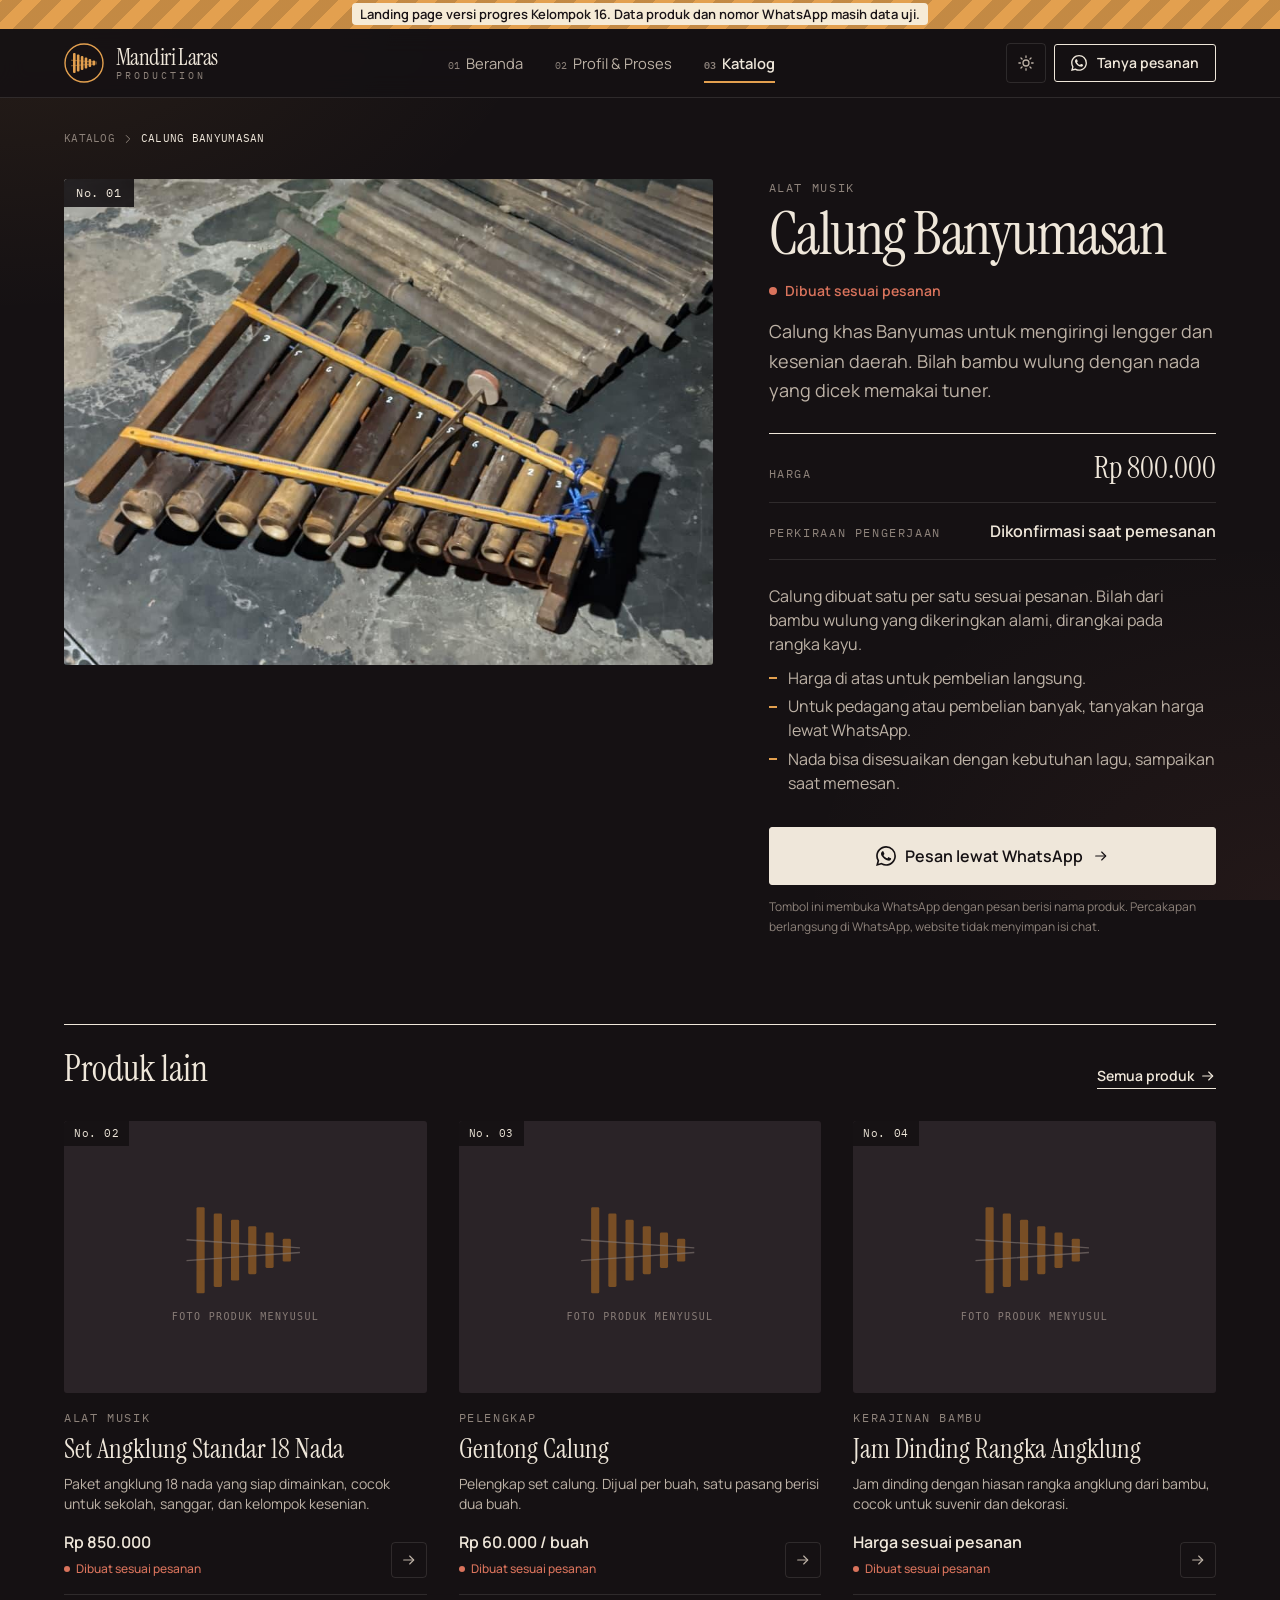
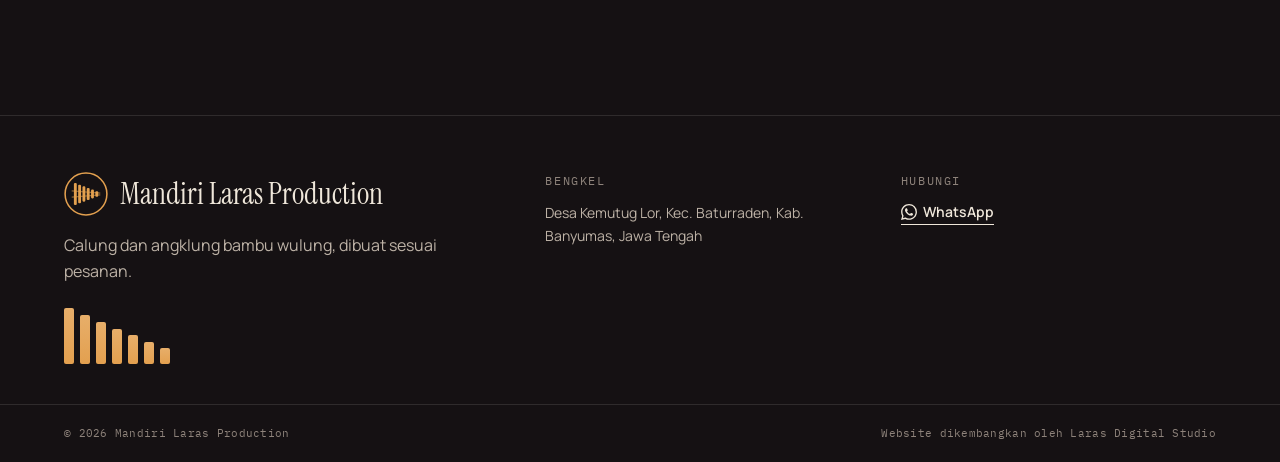
<file: produk-1.html>
<!DOCTYPE html>
<html lang="id" data-theme="dark">
<head>
    <meta charset="utf-8"/>
    <meta name="viewport" content="width=device-width, initial-scale=1"/>
    <title>Calung Banyumasan | Mandiri Laras Production</title>
    <meta name="description" content="Calung khas Banyumas untuk mengiringi lengger dan kesenian daerah. Bilah bambu wulung dengan nada yang dicek memakai tuner."/>
    <meta name="robots" content="noindex, nofollow"/>
    <link rel="icon" href="assets/img/favicon.svg" type="image/svg+xml"/>
    <script>
        (function () {
            var t = null;
            try { t = localStorage.getItem('mlp-theme'); } catch (e) {}
            if (t !== 'light' && t !== 'dark') t = 'dark';
            document.documentElement.setAttribute('data-theme', t);
        })();
    </script>
    <link rel="preconnect" href="https://fonts.googleapis.com"/>
    <link rel="preconnect" href="https://fonts.gstatic.com" crossorigin/>
    <link rel="stylesheet" href="https://fonts.googleapis.com/css2?family=Instrument+Serif:ital@0;1&family=Manrope:wght@400;500;600;700&family=IBM+Plex+Mono:wght@400;500&display=swap"/>
    <link rel="stylesheet" href="assets/app.css"/>
</head>
<body class="min-h-screen flex flex-col text-ink font-body antialiased">

<div id="demo-banner" class="demo-stripe text-center text-xs sm:text-[13px] font-semibold px-4 py-1.5">
    <span class="bg-[#F6EBD6] px-2 py-0.5 rounded-sm"><span class="sm:hidden">Versi progres. Data masih data uji.</span><span class="hidden sm:inline">Landing page versi progres Kelompok 16. Data produk dan nomor WhatsApp masih data uji.</span></span>
</div>

<nav id="main-nav" class="sticky top-0 z-50 bg-paper/85 backdrop-blur-md border-b border-rule transition-shadow duration-300">
    <div class="max-w-container-max mx-auto px-gutter h-[68px] flex items-center justify-between gap-6">
        <a id="nav-logo" href="index.html" class="flex items-center gap-3 text-ink group">
            <span class="text-amber transition-transform duration-500 group-hover:rotate-[-8deg]"><svg class="w-10 h-10" viewBox="0 0 40 40" fill="none" aria-hidden="true">
    <circle cx="20" cy="20" r="19" stroke="currentColor" stroke-width="1.4"/>
    <g fill="currentColor">
        <rect x="9" y="10" width="2.6" height="20" rx="1"/><rect x="12.9" y="11.5" width="2.6" height="17" rx="1"/><rect x="16.8" y="13" width="2.6" height="14" rx="1"/>
        <rect x="20.7" y="14.5" width="2.6" height="11" rx="1"/><rect x="24.6" y="16" width="2.6" height="8" rx="1"/><rect x="28.5" y="17.5" width="2.6" height="5" rx="1"/>
    </g>
    <path d="M7 17.2 33 19.2M7 22.8 33 20.8" stroke="currentColor" stroke-width="1" opacity=".55"/>
</svg></span>
            <span class="leading-none">
                <span class="block font-display text-[1.45rem] tracking-tight">Mandiri Laras</span>
                <span class="block font-mono text-[10px] tracking-[0.3em] text-muted mt-0.5">PRODUCTION</span>
            </span>
        </a>

        <div class="hidden md:flex items-center gap-8">
            <a id="nav-home" href="index.html" class="nav-link"><span class="font-mono text-[10px] text-muted mr-1.5">01</span>Beranda</a>
            <a id="nav-profil" href="profil.html" class="nav-link"><span class="font-mono text-[10px] text-muted mr-1.5">02</span>Profil &amp; Proses</a>
            <a id="nav-katalog" href="katalog.html" class="nav-link" aria-current="page"><span class="font-mono text-[10px] text-muted mr-1.5">03</span>Katalog</a>
        </div>

        <div class="flex items-center gap-2">
            <button type="button" id="theme-toggle" class="w-10 h-10 rounded-sm border border-rule text-ink-soft hover:text-amber hover:border-amber transition-colors flex items-center justify-center" aria-label="Ganti tema terang atau gelap">
                <span class="theme-icon-dark"><svg class="w-[18px] h-[18px]" viewBox="0 0 24 24" fill="none" stroke="currentColor" stroke-width="1.7" stroke-linecap="round" stroke-linejoin="round" aria-hidden="true"><path d="M20 14.5A8 8 0 1 1 9.5 4a6.5 6.5 0 0 0 10.5 10.5z"/></svg></span>
                <span class="theme-icon-light"><svg class="w-[18px] h-[18px]" viewBox="0 0 24 24" fill="none" stroke="currentColor" stroke-width="1.7" stroke-linecap="round" stroke-linejoin="round" aria-hidden="true"><circle cx="12" cy="12" r="4"/><path d="M12 2.5v2M12 19.5v2M2.5 12h2M19.5 12h2M5.3 5.3l1.4 1.4M17.3 17.3l1.4 1.4M5.3 18.7l1.4-1.4M17.3 6.7l1.4-1.4"/></svg></span>
            </button>
            <a id="nav-wa" href="https://wa.me/6280000000000?text=Halo%20Mandiri%20Laras%20Production%2C%20saya%20mau%20tanya%20soal%20pesanan%20alat%20musik%20bambu." target="_blank" rel="noopener" class="hidden md:inline-flex btn btn-line !py-2 !px-4 text-sm"><svg class="w-4 h-4 fill-current" viewBox="0 0 24 24" aria-hidden="true"><path d="M17.472 14.382c-.297-.149-1.758-.867-2.03-.967-.273-.099-.471-.148-.67.15-.197.297-.767.966-.94 1.164-.173.199-.347.223-.644.075-.297-.15-1.255-.463-2.39-1.475-.883-.788-1.48-1.761-1.653-2.059-.173-.297-.018-.458.13-.606.134-.133.298-.347.446-.52.149-.174.198-.298.298-.497.099-.198.05-.371-.025-.52-.075-.149-.669-1.612-.916-2.207-.242-.579-.487-.5-.669-.51-.173-.008-.371-.01-.57-.01-.198 0-.52.074-.792.372-.272.297-1.04 1.016-1.04 2.479 0 1.462 1.065 2.875 1.213 3.074.149.198 2.096 3.2 5.077 4.487.709.306 1.262.489 1.694.625.712.227 1.36.195 1.871.118.571-.085 1.758-.719 2.006-1.413.248-.694.248-1.289.173-1.413-.074-.124-.272-.198-.57-.347m-5.421 7.403h-.004a9.87 9.87 0 01-5.031-1.378l-.361-.214-3.741.982.998-3.648-.235-.374a9.86 9.86 0 01-1.51-5.26c.001-5.45 4.436-9.884 9.888-9.884 2.64 0 5.122 1.03 6.988 2.898a9.825 9.825 0 012.893 6.994c-.003 5.45-4.437 9.884-9.885 9.884m8.413-18.297A11.815 11.815 0 0012.05 0C5.495 0 .16 5.335.157 11.892c0 2.096.547 4.142 1.588 5.945L.057 24l6.305-1.654a11.882 11.882 0 005.683 1.448h.005c6.554 0 11.89-5.335 11.893-11.893a11.821 11.821 0 00-3.48-8.413z"/></svg> Tanya pesanan</a>
            <button type="button" id="mobile-menu-btn" class="md:hidden w-10 h-10 rounded-sm border border-rule text-ink flex items-center justify-center" aria-label="Buka menu" aria-expanded="false" aria-controls="mobile-menu">
                <span class="menu-icon-open"><svg class="w-5 h-5" viewBox="0 0 24 24" fill="none" stroke="currentColor" stroke-width="1.7" stroke-linecap="round" stroke-linejoin="round" aria-hidden="true"><path d="M4 7h16"/><path d="M4 12h16"/><path d="M4 17h10"/></svg></span><span class="menu-icon-close"><svg class="w-5 h-5" viewBox="0 0 24 24" fill="none" stroke="currentColor" stroke-width="1.7" stroke-linecap="round" stroke-linejoin="round" aria-hidden="true"><path d="M6 6l12 12"/><path d="M18 6L6 18"/></svg></span>
            </button>
        </div>
    </div>

    <div id="mobile-menu" class="md:hidden hidden border-t border-rule bg-paper">
        <div class="px-gutter py-3 flex flex-col">
            <a href="index.html" class="py-3.5 border-b border-rule flex items-baseline gap-3 text-ink-soft"><span class="font-mono text-[11px] text-amber">01</span><span class="font-display text-2xl">Beranda</span></a>
            <a href="profil.html" class="py-3.5 border-b border-rule flex items-baseline gap-3 text-ink-soft"><span class="font-mono text-[11px] text-amber">02</span><span class="font-display text-2xl">Profil &amp; Proses</span></a>
            <a href="katalog.html" class="py-3.5 border-b border-rule flex items-baseline gap-3 text-ink font-semibold"><span class="font-mono text-[11px] text-amber">03</span><span class="font-display text-2xl">Katalog</span></a>
            <a href="https://wa.me/6280000000000?text=Halo%20Mandiri%20Laras%20Production%2C%20saya%20mau%20tanya%20soal%20pesanan%20alat%20musik%20bambu." target="_blank" rel="noopener" class="btn btn-ink mt-4 mb-2"><svg class="w-4 h-4 fill-current" viewBox="0 0 24 24" aria-hidden="true"><path d="M17.472 14.382c-.297-.149-1.758-.867-2.03-.967-.273-.099-.471-.148-.67.15-.197.297-.767.966-.94 1.164-.173.199-.347.223-.644.075-.297-.15-1.255-.463-2.39-1.475-.883-.788-1.48-1.761-1.653-2.059-.173-.297-.018-.458.13-.606.134-.133.298-.347.446-.52.149-.174.198-.298.298-.497.099-.198.05-.371-.025-.52-.075-.149-.669-1.612-.916-2.207-.242-.579-.487-.5-.669-.51-.173-.008-.371-.01-.57-.01-.198 0-.52.074-.792.372-.272.297-1.04 1.016-1.04 2.479 0 1.462 1.065 2.875 1.213 3.074.149.198 2.096 3.2 5.077 4.487.709.306 1.262.489 1.694.625.712.227 1.36.195 1.871.118.571-.085 1.758-.719 2.006-1.413.248-.694.248-1.289.173-1.413-.074-.124-.272-.198-.57-.347m-5.421 7.403h-.004a9.87 9.87 0 01-5.031-1.378l-.361-.214-3.741.982.998-3.648-.235-.374a9.86 9.86 0 01-1.51-5.26c.001-5.45 4.436-9.884 9.888-9.884 2.64 0 5.122 1.03 6.988 2.898a9.825 9.825 0 012.893 6.994c-.003 5.45-4.437 9.884-9.885 9.884m8.413-18.297A11.815 11.815 0 0012.05 0C5.495 0 .16 5.335.157 11.892c0 2.096.547 4.142 1.588 5.945L.057 24l6.305-1.654a11.882 11.882 0 005.683 1.448h.005c6.554 0 11.89-5.335 11.893-11.893a11.821 11.821 0 00-3.48-8.413z"/></svg> Tanya pesanan lewat WhatsApp</a>
        </div>
    </div>
</nav>

<div class="flex-1">
    <main id="konten">
    <section class="max-w-container-max mx-auto px-gutter pt-8 pb-12">
        <nav class="flex items-center gap-1.5 font-mono text-[11px] tracking-wide uppercase text-muted mb-8" aria-label="Breadcrumb">
            <a href="katalog.html" class="hover:text-amber transition-colors">Katalog</a>
            <svg class="w-3.5 h-3.5" viewBox="0 0 24 24" fill="none" stroke="currentColor" stroke-width="1.7" stroke-linecap="round" stroke-linejoin="round" aria-hidden="true"><path d="M9 6l6 6-6 6"/></svg>
            <span class="text-ink">Calung Banyumasan</span>
        </nav>

        <div class="grid lg:grid-cols-12 gap-10 lg:gap-14 items-start">
            <div class="lg:col-span-7 reveal-on-scroll">
                <div class="relative overflow-hidden rounded-[3px] bg-tint aspect-[4/3]">
                    <img src="assets/img/calung-jadi.jpg" alt="Calung Banyumasan" class="w-full h-full object-cover"/>
                    <span class="absolute top-0 left-0 bg-paper/90 backdrop-blur px-3 py-1.5 font-mono text-xs tracking-wider">No. 01</span>
                </div>
            </div>

            <div class="lg:col-span-5 reveal-on-scroll" data-delay="120">
                <p class="eyebrow">Alat Musik</p>
                <h1 class="font-display text-5xl md:text-6xl mt-2 leading-[1.02] tracking-tight">Calung Banyumasan</h1>
                <p class="mt-4 inline-flex items-center gap-2 text-sm font-semibold text-clay"><span class="w-2 h-2 rounded-full bg-clay"></span>Dibuat sesuai pesanan</p>
                <p class="mt-4 text-lg text-ink-soft leading-relaxed">Calung khas Banyumas untuk mengiringi lengger dan kesenian daerah. Bilah bambu wulung dengan nada yang dicek memakai tuner.</p>

                <dl class="mt-7 border-t border-ink">
                    <div class="py-4 border-b border-rule flex justify-between items-baseline gap-4">
                        <dt class="eyebrow">Harga</dt>
                        <dd class="font-display text-3xl text-ink">Rp 800.000</dd>
                    </div>
                    <div class="py-4 border-b border-rule flex justify-between items-baseline gap-4">
                        <dt class="eyebrow">Perkiraan pengerjaan</dt>
                        <dd class="font-semibold text-right">Dikonfirmasi saat pemesanan</dd>
                    </div>
                </dl>

                <div class="prose-calung mt-6 text-ink-soft"><p>Calung dibuat satu per satu sesuai pesanan. Bilah dari bambu wulung yang dikeringkan alami, dirangkai pada rangka kayu.</p><ul><li>Harga di atas untuk pembelian langsung.</li><li>Untuk pedagang atau pembelian banyak, tanyakan harga lewat WhatsApp.</li><li>Nada bisa disesuaikan dengan kebutuhan lagu, sampaikan saat memesan.</li></ul></div>

                <div class="mt-8">
                    <a href="https://wa.me/6280000000000?text=Halo%20Mandiri%20Laras%20Production%2C%20saya%20tertarik%20dengan%20Calung%20Banyumasan.%20Apakah%20bisa%20dipesan%3F" target="_blank" rel="noopener" class="btn btn-ink w-full !py-4 text-base"><svg class="w-5 h-5 fill-current" viewBox="0 0 24 24" aria-hidden="true"><path d="M17.472 14.382c-.297-.149-1.758-.867-2.03-.967-.273-.099-.471-.148-.67.15-.197.297-.767.966-.94 1.164-.173.199-.347.223-.644.075-.297-.15-1.255-.463-2.39-1.475-.883-.788-1.48-1.761-1.653-2.059-.173-.297-.018-.458.13-.606.134-.133.298-.347.446-.52.149-.174.198-.298.298-.497.099-.198.05-.371-.025-.52-.075-.149-.669-1.612-.916-2.207-.242-.579-.487-.5-.669-.51-.173-.008-.371-.01-.57-.01-.198 0-.52.074-.792.372-.272.297-1.04 1.016-1.04 2.479 0 1.462 1.065 2.875 1.213 3.074.149.198 2.096 3.2 5.077 4.487.709.306 1.262.489 1.694.625.712.227 1.36.195 1.871.118.571-.085 1.758-.719 2.006-1.413.248-.694.248-1.289.173-1.413-.074-.124-.272-.198-.57-.347m-5.421 7.403h-.004a9.87 9.87 0 01-5.031-1.378l-.361-.214-3.741.982.998-3.648-.235-.374a9.86 9.86 0 01-1.51-5.26c.001-5.45 4.436-9.884 9.888-9.884 2.64 0 5.122 1.03 6.988 2.898a9.825 9.825 0 012.893 6.994c-.003 5.45-4.437 9.884-9.885 9.884m8.413-18.297A11.815 11.815 0 0012.05 0C5.495 0 .16 5.335.157 11.892c0 2.096.547 4.142 1.588 5.945L.057 24l6.305-1.654a11.882 11.882 0 005.683 1.448h.005c6.554 0 11.89-5.335 11.893-11.893a11.821 11.821 0 00-3.48-8.413z"/></svg> Pesan lewat WhatsApp <svg class="w-4 h-4 arrow" viewBox="0 0 24 24" fill="none" stroke="currentColor" stroke-width="1.7" stroke-linecap="round" stroke-linejoin="round" aria-hidden="true"><path d="M4 12h15"/><path d="M13 6l6 6-6 6"/></svg></a>
                    <p class="mt-3 text-xs text-muted leading-relaxed">Tombol ini membuka WhatsApp dengan pesan berisi nama produk. Percakapan berlangsung di WhatsApp, website tidak menyimpan isi chat.</p>
                </div>
            </div>
        </div>
    </section>

    <section class="max-w-container-max mx-auto px-gutter py-10">
        <div class="flex items-end justify-between gap-4 mb-8 border-t border-ink pt-6">
            <h2 class="font-display text-3xl md:text-4xl">Produk lain</h2>
            <a href="katalog.html" class="link-arrow text-ink text-sm">Semua produk <svg class="w-4 h-4" viewBox="0 0 24 24" fill="none" stroke="currentColor" stroke-width="1.7" stroke-linecap="round" stroke-linejoin="round" aria-hidden="true"><path d="M4 12h15"/><path d="M13 6l6 6-6 6"/></svg></a>
        </div>
        <div class="grid sm:grid-cols-2 lg:grid-cols-3 gap-x-8 gap-y-12">
            <a href="produk-2.html" data-category="Alat Musik" class="product-item product-card group reveal-on-scroll flex flex-col" data-delay="90">
                <div class="thumb relative aspect-[4/3] overflow-hidden bg-tint rounded-[3px]">
                    <img src="assets/img/foto-menyusul.svg" alt="Set Angklung Standar 18 Nada" loading="lazy" decoding="async" class="w-full h-full object-cover"/>
                    <span class="absolute top-0 left-0 bg-paper/90 backdrop-blur px-2.5 py-1 font-mono text-[11px] tracking-wider text-ink">No. 02</span>
                </div>
                <div class="pt-4 pb-1 border-b border-rule flex-1 flex flex-col">
                    <p class="eyebrow">Alat Musik</p>
                    <h3 class="mt-1.5 font-display text-[1.7rem] leading-tight text-ink"><span class="title">Set Angklung Standar 18 Nada</span></h3>
                    <p class="mt-2 text-sm text-ink-soft line-clamp-2 flex-1">Paket angklung 18 nada yang siap dimainkan, cocok untuk sekolah, sanggar, dan kelompok kesenian.</p>
                    <div class="mt-4 mb-3 flex items-end justify-between gap-3">
                        <div>
                            <span class="block font-semibold text-ink">Rp 850.000</span>
                            <span class="mt-1 inline-flex items-center gap-1.5 text-xs text-clay font-medium"><span class="w-1.5 h-1.5 rounded-full bg-clay"></span>Dibuat sesuai pesanan</span>
                        </div>
                        <span class="w-9 h-9 shrink-0 border border-rule rounded-sm flex items-center justify-center text-ink-soft group-hover:bg-ink group-hover:text-paper group-hover:border-ink transition-colors"><svg class="w-4 h-4" viewBox="0 0 24 24" fill="none" stroke="currentColor" stroke-width="1.7" stroke-linecap="round" stroke-linejoin="round" aria-hidden="true"><path d="M4 12h15"/><path d="M13 6l6 6-6 6"/></svg></span>
                    </div>
                </div>
            </a>
            <a href="produk-3.html" data-category="Pelengkap" class="product-item product-card group reveal-on-scroll flex flex-col" data-delay="180">
                <div class="thumb relative aspect-[4/3] overflow-hidden bg-tint rounded-[3px]">
                    <img src="assets/img/foto-menyusul.svg" alt="Gentong Calung" loading="lazy" decoding="async" class="w-full h-full object-cover"/>
                    <span class="absolute top-0 left-0 bg-paper/90 backdrop-blur px-2.5 py-1 font-mono text-[11px] tracking-wider text-ink">No. 03</span>
                </div>
                <div class="pt-4 pb-1 border-b border-rule flex-1 flex flex-col">
                    <p class="eyebrow">Pelengkap</p>
                    <h3 class="mt-1.5 font-display text-[1.7rem] leading-tight text-ink"><span class="title">Gentong Calung</span></h3>
                    <p class="mt-2 text-sm text-ink-soft line-clamp-2 flex-1">Pelengkap set calung. Dijual per buah, satu pasang berisi dua buah.</p>
                    <div class="mt-4 mb-3 flex items-end justify-between gap-3">
                        <div>
                            <span class="block font-semibold text-ink">Rp 60.000 / buah</span>
                            <span class="mt-1 inline-flex items-center gap-1.5 text-xs text-clay font-medium"><span class="w-1.5 h-1.5 rounded-full bg-clay"></span>Dibuat sesuai pesanan</span>
                        </div>
                        <span class="w-9 h-9 shrink-0 border border-rule rounded-sm flex items-center justify-center text-ink-soft group-hover:bg-ink group-hover:text-paper group-hover:border-ink transition-colors"><svg class="w-4 h-4" viewBox="0 0 24 24" fill="none" stroke="currentColor" stroke-width="1.7" stroke-linecap="round" stroke-linejoin="round" aria-hidden="true"><path d="M4 12h15"/><path d="M13 6l6 6-6 6"/></svg></span>
                    </div>
                </div>
            </a>
            <a href="produk-4.html" data-category="Kerajinan Bambu" class="product-item product-card group reveal-on-scroll flex flex-col" data-delay="270">
                <div class="thumb relative aspect-[4/3] overflow-hidden bg-tint rounded-[3px]">
                    <img src="assets/img/foto-menyusul.svg" alt="Jam Dinding Rangka Angklung" loading="lazy" decoding="async" class="w-full h-full object-cover"/>
                    <span class="absolute top-0 left-0 bg-paper/90 backdrop-blur px-2.5 py-1 font-mono text-[11px] tracking-wider text-ink">No. 04</span>
                </div>
                <div class="pt-4 pb-1 border-b border-rule flex-1 flex flex-col">
                    <p class="eyebrow">Kerajinan Bambu</p>
                    <h3 class="mt-1.5 font-display text-[1.7rem] leading-tight text-ink"><span class="title">Jam Dinding Rangka Angklung</span></h3>
                    <p class="mt-2 text-sm text-ink-soft line-clamp-2 flex-1">Jam dinding dengan hiasan rangka angklung dari bambu, cocok untuk suvenir dan dekorasi.</p>
                    <div class="mt-4 mb-3 flex items-end justify-between gap-3">
                        <div>
                            <span class="block font-semibold text-ink">Harga sesuai pesanan</span>
                            <span class="mt-1 inline-flex items-center gap-1.5 text-xs text-clay font-medium"><span class="w-1.5 h-1.5 rounded-full bg-clay"></span>Dibuat sesuai pesanan</span>
                        </div>
                        <span class="w-9 h-9 shrink-0 border border-rule rounded-sm flex items-center justify-center text-ink-soft group-hover:bg-ink group-hover:text-paper group-hover:border-ink transition-colors"><svg class="w-4 h-4" viewBox="0 0 24 24" fill="none" stroke="currentColor" stroke-width="1.7" stroke-linecap="round" stroke-linejoin="round" aria-hidden="true"><path d="M4 12h15"/><path d="M13 6l6 6-6 6"/></svg></span>
                    </div>
                </div>
            </a>
        </div>
    </section>
    </main>
</div>

<footer class="mt-20 border-t border-rule">
    <div class="max-w-container-max mx-auto px-gutter pt-14 pb-10 grid gap-10 md:grid-cols-[1.4fr_1fr_1fr]">
        <div>
            <div class="flex items-center gap-3 text-amber">
                <svg class="w-11 h-11" viewBox="0 0 40 40" fill="none" aria-hidden="true">
    <circle cx="20" cy="20" r="19" stroke="currentColor" stroke-width="1.4"/>
    <g fill="currentColor">
        <rect x="9" y="10" width="2.6" height="20" rx="1"/><rect x="12.9" y="11.5" width="2.6" height="17" rx="1"/><rect x="16.8" y="13" width="2.6" height="14" rx="1"/>
        <rect x="20.7" y="14.5" width="2.6" height="11" rx="1"/><rect x="24.6" y="16" width="2.6" height="8" rx="1"/><rect x="28.5" y="17.5" width="2.6" height="5" rx="1"/>
    </g>
    <path d="M7 17.2 33 19.2M7 22.8 33 20.8" stroke="currentColor" stroke-width="1" opacity=".55"/>
</svg>
                <span class="font-display text-3xl text-ink">Mandiri Laras Production</span>
            </div>
            <p class="mt-4 text-ink-soft max-w-sm leading-relaxed">Calung dan angklung bambu wulung, dibuat sesuai pesanan.</p>
            <div class="bilah mt-6" aria-hidden="true"><span></span><span></span><span></span><span></span><span></span><span></span><span></span></div>
        </div>
        <div>
            <p class="eyebrow mb-3">Bengkel</p>
            <p class="text-sm text-ink-soft leading-relaxed">Desa Kemutug Lor, Kec. Baturraden, Kab. Banyumas, Jawa Tengah</p>
        </div>
        <div>
            <p class="eyebrow mb-3">Hubungi</p>
            <a href="https://wa.me/6280000000000?text=Halo%20Mandiri%20Laras%20Production%2C%20saya%20mau%20tanya%20soal%20pesanan%20alat%20musik%20bambu." target="_blank" rel="noopener" class="link-arrow text-sm"><svg class="w-4 h-4 fill-current" viewBox="0 0 24 24" aria-hidden="true"><path d="M17.472 14.382c-.297-.149-1.758-.867-2.03-.967-.273-.099-.471-.148-.67.15-.197.297-.767.966-.94 1.164-.173.199-.347.223-.644.075-.297-.15-1.255-.463-2.39-1.475-.883-.788-1.48-1.761-1.653-2.059-.173-.297-.018-.458.13-.606.134-.133.298-.347.446-.52.149-.174.198-.298.298-.497.099-.198.05-.371-.025-.52-.075-.149-.669-1.612-.916-2.207-.242-.579-.487-.5-.669-.51-.173-.008-.371-.01-.57-.01-.198 0-.52.074-.792.372-.272.297-1.04 1.016-1.04 2.479 0 1.462 1.065 2.875 1.213 3.074.149.198 2.096 3.2 5.077 4.487.709.306 1.262.489 1.694.625.712.227 1.36.195 1.871.118.571-.085 1.758-.719 2.006-1.413.248-.694.248-1.289.173-1.413-.074-.124-.272-.198-.57-.347m-5.421 7.403h-.004a9.87 9.87 0 01-5.031-1.378l-.361-.214-3.741.982.998-3.648-.235-.374a9.86 9.86 0 01-1.51-5.26c.001-5.45 4.436-9.884 9.888-9.884 2.64 0 5.122 1.03 6.988 2.898a9.825 9.825 0 012.893 6.994c-.003 5.45-4.437 9.884-9.885 9.884m8.413-18.297A11.815 11.815 0 0012.05 0C5.495 0 .16 5.335.157 11.892c0 2.096.547 4.142 1.588 5.945L.057 24l6.305-1.654a11.882 11.882 0 005.683 1.448h.005c6.554 0 11.89-5.335 11.893-11.893a11.821 11.821 0 00-3.48-8.413z"/></svg> WhatsApp</a>
        </div>
    </div>
    <div class="border-t border-rule">
        <div class="max-w-container-max mx-auto px-gutter py-5 flex flex-col sm:flex-row justify-between gap-2 font-mono text-[11px] tracking-wide text-muted">
            <p>&copy; 2026 Mandiri Laras Production</p>
            <p>Website dikembangkan oleh Laras Digital Studio</p>
        </div>
    </div>
</footer>

<script src="assets/site.js"></script>
</body>
</html>
</file>
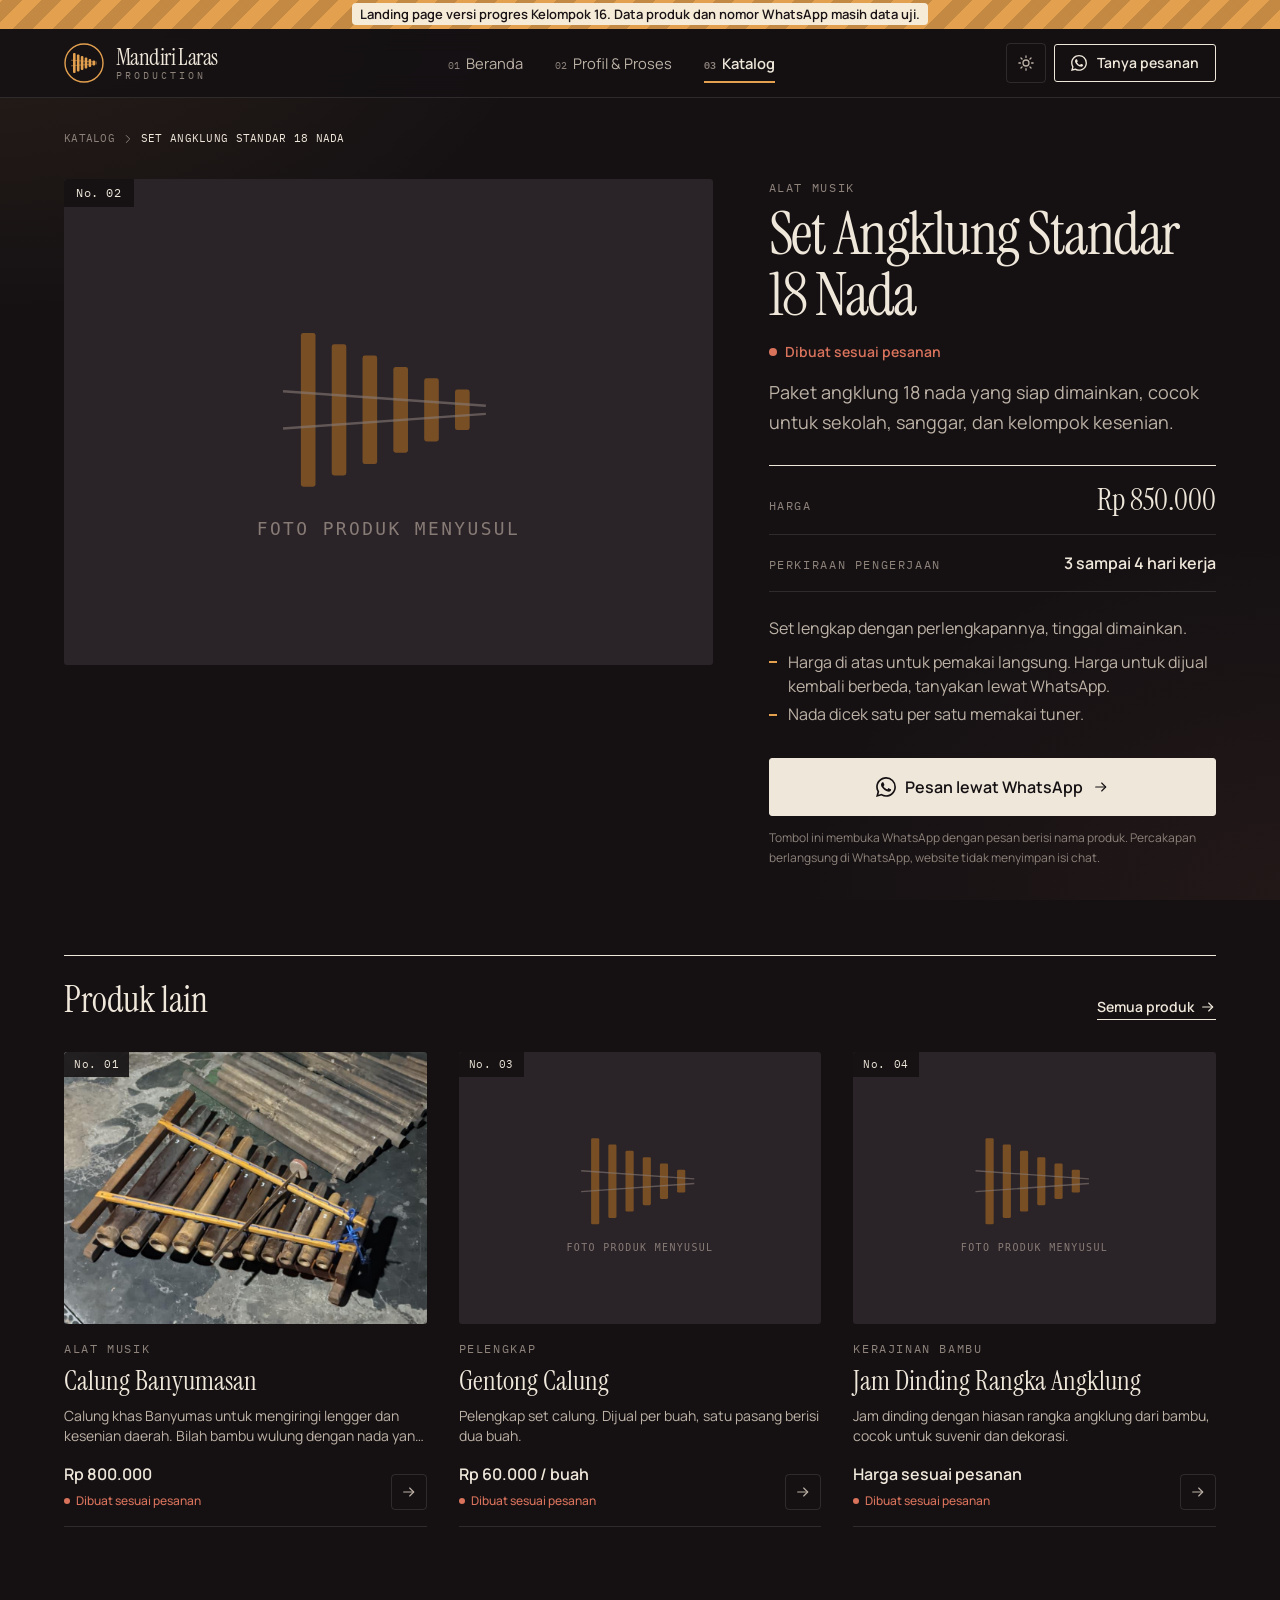
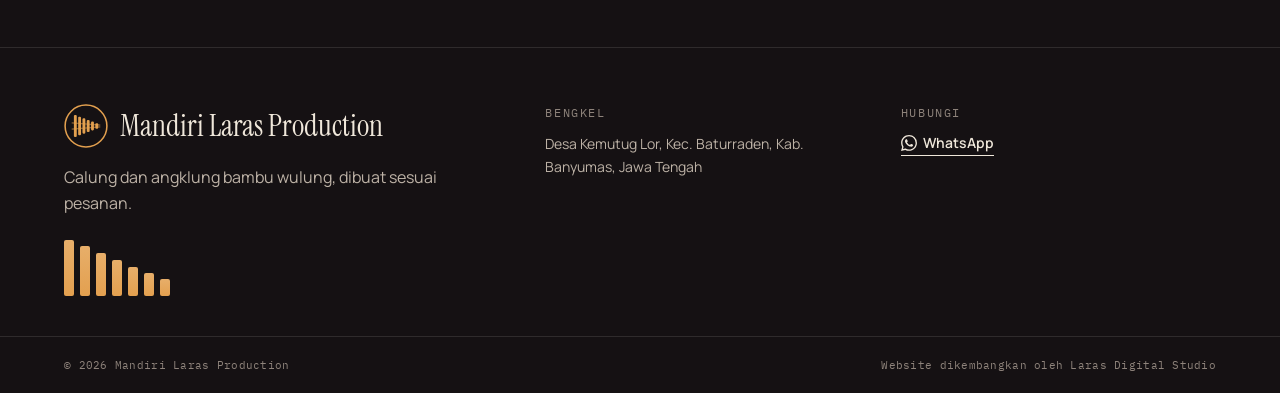
<file: produk-2.html>
<!DOCTYPE html>
<html lang="id" data-theme="dark">
<head>
    <meta charset="utf-8"/>
    <meta name="viewport" content="width=device-width, initial-scale=1"/>
    <title>Set Angklung Standar 18 Nada | Mandiri Laras Production</title>
    <meta name="description" content="Paket angklung 18 nada yang siap dimainkan, cocok untuk sekolah, sanggar, dan kelompok kesenian."/>
    <meta name="robots" content="noindex, nofollow"/>
    <link rel="icon" href="assets/img/favicon.svg" type="image/svg+xml"/>
    <script>
        (function () {
            var t = null;
            try { t = localStorage.getItem('mlp-theme'); } catch (e) {}
            if (t !== 'light' && t !== 'dark') t = 'dark';
            document.documentElement.setAttribute('data-theme', t);
        })();
    </script>
    <link rel="preconnect" href="https://fonts.googleapis.com"/>
    <link rel="preconnect" href="https://fonts.gstatic.com" crossorigin/>
    <link rel="stylesheet" href="https://fonts.googleapis.com/css2?family=Instrument+Serif:ital@0;1&family=Manrope:wght@400;500;600;700&family=IBM+Plex+Mono:wght@400;500&display=swap"/>
    <link rel="stylesheet" href="assets/app.css"/>
</head>
<body class="min-h-screen flex flex-col text-ink font-body antialiased">

<div id="demo-banner" class="demo-stripe text-center text-xs sm:text-[13px] font-semibold px-4 py-1.5">
    <span class="bg-[#F6EBD6] px-2 py-0.5 rounded-sm"><span class="sm:hidden">Versi progres. Data masih data uji.</span><span class="hidden sm:inline">Landing page versi progres Kelompok 16. Data produk dan nomor WhatsApp masih data uji.</span></span>
</div>

<nav id="main-nav" class="sticky top-0 z-50 bg-paper/85 backdrop-blur-md border-b border-rule transition-shadow duration-300">
    <div class="max-w-container-max mx-auto px-gutter h-[68px] flex items-center justify-between gap-6">
        <a id="nav-logo" href="index.html" class="flex items-center gap-3 text-ink group">
            <span class="text-amber transition-transform duration-500 group-hover:rotate-[-8deg]"><svg class="w-10 h-10" viewBox="0 0 40 40" fill="none" aria-hidden="true">
    <circle cx="20" cy="20" r="19" stroke="currentColor" stroke-width="1.4"/>
    <g fill="currentColor">
        <rect x="9" y="10" width="2.6" height="20" rx="1"/><rect x="12.9" y="11.5" width="2.6" height="17" rx="1"/><rect x="16.8" y="13" width="2.6" height="14" rx="1"/>
        <rect x="20.7" y="14.5" width="2.6" height="11" rx="1"/><rect x="24.6" y="16" width="2.6" height="8" rx="1"/><rect x="28.5" y="17.5" width="2.6" height="5" rx="1"/>
    </g>
    <path d="M7 17.2 33 19.2M7 22.8 33 20.8" stroke="currentColor" stroke-width="1" opacity=".55"/>
</svg></span>
            <span class="leading-none">
                <span class="block font-display text-[1.45rem] tracking-tight">Mandiri Laras</span>
                <span class="block font-mono text-[10px] tracking-[0.3em] text-muted mt-0.5">PRODUCTION</span>
            </span>
        </a>

        <div class="hidden md:flex items-center gap-8">
            <a id="nav-home" href="index.html" class="nav-link"><span class="font-mono text-[10px] text-muted mr-1.5">01</span>Beranda</a>
            <a id="nav-profil" href="profil.html" class="nav-link"><span class="font-mono text-[10px] text-muted mr-1.5">02</span>Profil &amp; Proses</a>
            <a id="nav-katalog" href="katalog.html" class="nav-link" aria-current="page"><span class="font-mono text-[10px] text-muted mr-1.5">03</span>Katalog</a>
        </div>

        <div class="flex items-center gap-2">
            <button type="button" id="theme-toggle" class="w-10 h-10 rounded-sm border border-rule text-ink-soft hover:text-amber hover:border-amber transition-colors flex items-center justify-center" aria-label="Ganti tema terang atau gelap">
                <span class="theme-icon-dark"><svg class="w-[18px] h-[18px]" viewBox="0 0 24 24" fill="none" stroke="currentColor" stroke-width="1.7" stroke-linecap="round" stroke-linejoin="round" aria-hidden="true"><path d="M20 14.5A8 8 0 1 1 9.5 4a6.5 6.5 0 0 0 10.5 10.5z"/></svg></span>
                <span class="theme-icon-light"><svg class="w-[18px] h-[18px]" viewBox="0 0 24 24" fill="none" stroke="currentColor" stroke-width="1.7" stroke-linecap="round" stroke-linejoin="round" aria-hidden="true"><circle cx="12" cy="12" r="4"/><path d="M12 2.5v2M12 19.5v2M2.5 12h2M19.5 12h2M5.3 5.3l1.4 1.4M17.3 17.3l1.4 1.4M5.3 18.7l1.4-1.4M17.3 6.7l1.4-1.4"/></svg></span>
            </button>
            <a id="nav-wa" href="https://wa.me/6280000000000?text=Halo%20Mandiri%20Laras%20Production%2C%20saya%20mau%20tanya%20soal%20pesanan%20alat%20musik%20bambu." target="_blank" rel="noopener" class="hidden md:inline-flex btn btn-line !py-2 !px-4 text-sm"><svg class="w-4 h-4 fill-current" viewBox="0 0 24 24" aria-hidden="true"><path d="M17.472 14.382c-.297-.149-1.758-.867-2.03-.967-.273-.099-.471-.148-.67.15-.197.297-.767.966-.94 1.164-.173.199-.347.223-.644.075-.297-.15-1.255-.463-2.39-1.475-.883-.788-1.48-1.761-1.653-2.059-.173-.297-.018-.458.13-.606.134-.133.298-.347.446-.52.149-.174.198-.298.298-.497.099-.198.05-.371-.025-.52-.075-.149-.669-1.612-.916-2.207-.242-.579-.487-.5-.669-.51-.173-.008-.371-.01-.57-.01-.198 0-.52.074-.792.372-.272.297-1.04 1.016-1.04 2.479 0 1.462 1.065 2.875 1.213 3.074.149.198 2.096 3.2 5.077 4.487.709.306 1.262.489 1.694.625.712.227 1.36.195 1.871.118.571-.085 1.758-.719 2.006-1.413.248-.694.248-1.289.173-1.413-.074-.124-.272-.198-.57-.347m-5.421 7.403h-.004a9.87 9.87 0 01-5.031-1.378l-.361-.214-3.741.982.998-3.648-.235-.374a9.86 9.86 0 01-1.51-5.26c.001-5.45 4.436-9.884 9.888-9.884 2.64 0 5.122 1.03 6.988 2.898a9.825 9.825 0 012.893 6.994c-.003 5.45-4.437 9.884-9.885 9.884m8.413-18.297A11.815 11.815 0 0012.05 0C5.495 0 .16 5.335.157 11.892c0 2.096.547 4.142 1.588 5.945L.057 24l6.305-1.654a11.882 11.882 0 005.683 1.448h.005c6.554 0 11.89-5.335 11.893-11.893a11.821 11.821 0 00-3.48-8.413z"/></svg> Tanya pesanan</a>
            <button type="button" id="mobile-menu-btn" class="md:hidden w-10 h-10 rounded-sm border border-rule text-ink flex items-center justify-center" aria-label="Buka menu" aria-expanded="false" aria-controls="mobile-menu">
                <span class="menu-icon-open"><svg class="w-5 h-5" viewBox="0 0 24 24" fill="none" stroke="currentColor" stroke-width="1.7" stroke-linecap="round" stroke-linejoin="round" aria-hidden="true"><path d="M4 7h16"/><path d="M4 12h16"/><path d="M4 17h10"/></svg></span><span class="menu-icon-close"><svg class="w-5 h-5" viewBox="0 0 24 24" fill="none" stroke="currentColor" stroke-width="1.7" stroke-linecap="round" stroke-linejoin="round" aria-hidden="true"><path d="M6 6l12 12"/><path d="M18 6L6 18"/></svg></span>
            </button>
        </div>
    </div>

    <div id="mobile-menu" class="md:hidden hidden border-t border-rule bg-paper">
        <div class="px-gutter py-3 flex flex-col">
            <a href="index.html" class="py-3.5 border-b border-rule flex items-baseline gap-3 text-ink-soft"><span class="font-mono text-[11px] text-amber">01</span><span class="font-display text-2xl">Beranda</span></a>
            <a href="profil.html" class="py-3.5 border-b border-rule flex items-baseline gap-3 text-ink-soft"><span class="font-mono text-[11px] text-amber">02</span><span class="font-display text-2xl">Profil &amp; Proses</span></a>
            <a href="katalog.html" class="py-3.5 border-b border-rule flex items-baseline gap-3 text-ink font-semibold"><span class="font-mono text-[11px] text-amber">03</span><span class="font-display text-2xl">Katalog</span></a>
            <a href="https://wa.me/6280000000000?text=Halo%20Mandiri%20Laras%20Production%2C%20saya%20mau%20tanya%20soal%20pesanan%20alat%20musik%20bambu." target="_blank" rel="noopener" class="btn btn-ink mt-4 mb-2"><svg class="w-4 h-4 fill-current" viewBox="0 0 24 24" aria-hidden="true"><path d="M17.472 14.382c-.297-.149-1.758-.867-2.03-.967-.273-.099-.471-.148-.67.15-.197.297-.767.966-.94 1.164-.173.199-.347.223-.644.075-.297-.15-1.255-.463-2.39-1.475-.883-.788-1.48-1.761-1.653-2.059-.173-.297-.018-.458.13-.606.134-.133.298-.347.446-.52.149-.174.198-.298.298-.497.099-.198.05-.371-.025-.52-.075-.149-.669-1.612-.916-2.207-.242-.579-.487-.5-.669-.51-.173-.008-.371-.01-.57-.01-.198 0-.52.074-.792.372-.272.297-1.04 1.016-1.04 2.479 0 1.462 1.065 2.875 1.213 3.074.149.198 2.096 3.2 5.077 4.487.709.306 1.262.489 1.694.625.712.227 1.36.195 1.871.118.571-.085 1.758-.719 2.006-1.413.248-.694.248-1.289.173-1.413-.074-.124-.272-.198-.57-.347m-5.421 7.403h-.004a9.87 9.87 0 01-5.031-1.378l-.361-.214-3.741.982.998-3.648-.235-.374a9.86 9.86 0 01-1.51-5.26c.001-5.45 4.436-9.884 9.888-9.884 2.64 0 5.122 1.03 6.988 2.898a9.825 9.825 0 012.893 6.994c-.003 5.45-4.437 9.884-9.885 9.884m8.413-18.297A11.815 11.815 0 0012.05 0C5.495 0 .16 5.335.157 11.892c0 2.096.547 4.142 1.588 5.945L.057 24l6.305-1.654a11.882 11.882 0 005.683 1.448h.005c6.554 0 11.89-5.335 11.893-11.893a11.821 11.821 0 00-3.48-8.413z"/></svg> Tanya pesanan lewat WhatsApp</a>
        </div>
    </div>
</nav>

<div class="flex-1">
    <main id="konten">
    <section class="max-w-container-max mx-auto px-gutter pt-8 pb-12">
        <nav class="flex items-center gap-1.5 font-mono text-[11px] tracking-wide uppercase text-muted mb-8" aria-label="Breadcrumb">
            <a href="katalog.html" class="hover:text-amber transition-colors">Katalog</a>
            <svg class="w-3.5 h-3.5" viewBox="0 0 24 24" fill="none" stroke="currentColor" stroke-width="1.7" stroke-linecap="round" stroke-linejoin="round" aria-hidden="true"><path d="M9 6l6 6-6 6"/></svg>
            <span class="text-ink">Set Angklung Standar 18 Nada</span>
        </nav>

        <div class="grid lg:grid-cols-12 gap-10 lg:gap-14 items-start">
            <div class="lg:col-span-7 reveal-on-scroll">
                <div class="relative overflow-hidden rounded-[3px] bg-tint aspect-[4/3]">
                    <img src="assets/img/foto-menyusul.svg" alt="Set Angklung Standar 18 Nada" class="w-full h-full object-cover"/>
                    <span class="absolute top-0 left-0 bg-paper/90 backdrop-blur px-3 py-1.5 font-mono text-xs tracking-wider">No. 02</span>
                </div>
            </div>

            <div class="lg:col-span-5 reveal-on-scroll" data-delay="120">
                <p class="eyebrow">Alat Musik</p>
                <h1 class="font-display text-5xl md:text-6xl mt-2 leading-[1.02] tracking-tight">Set Angklung Standar 18 Nada</h1>
                <p class="mt-4 inline-flex items-center gap-2 text-sm font-semibold text-clay"><span class="w-2 h-2 rounded-full bg-clay"></span>Dibuat sesuai pesanan</p>
                <p class="mt-4 text-lg text-ink-soft leading-relaxed">Paket angklung 18 nada yang siap dimainkan, cocok untuk sekolah, sanggar, dan kelompok kesenian.</p>

                <dl class="mt-7 border-t border-ink">
                    <div class="py-4 border-b border-rule flex justify-between items-baseline gap-4">
                        <dt class="eyebrow">Harga</dt>
                        <dd class="font-display text-3xl text-ink">Rp 850.000</dd>
                    </div>
                    <div class="py-4 border-b border-rule flex justify-between items-baseline gap-4">
                        <dt class="eyebrow">Perkiraan pengerjaan</dt>
                        <dd class="font-semibold text-right">3 sampai 4 hari kerja</dd>
                    </div>
                </dl>

                <div class="prose-calung mt-6 text-ink-soft"><p>Set lengkap dengan perlengkapannya, tinggal dimainkan.</p><ul><li>Harga di atas untuk pemakai langsung. Harga untuk dijual kembali berbeda, tanyakan lewat WhatsApp.</li><li>Nada dicek satu per satu memakai tuner.</li></ul></div>

                <div class="mt-8">
                    <a href="https://wa.me/6280000000000?text=Halo%20Mandiri%20Laras%20Production%2C%20saya%20tertarik%20dengan%20Set%20Angklung%20Standar%2018%20Nada.%20Apakah%20bisa%20dipesan%3F" target="_blank" rel="noopener" class="btn btn-ink w-full !py-4 text-base"><svg class="w-5 h-5 fill-current" viewBox="0 0 24 24" aria-hidden="true"><path d="M17.472 14.382c-.297-.149-1.758-.867-2.03-.967-.273-.099-.471-.148-.67.15-.197.297-.767.966-.94 1.164-.173.199-.347.223-.644.075-.297-.15-1.255-.463-2.39-1.475-.883-.788-1.48-1.761-1.653-2.059-.173-.297-.018-.458.13-.606.134-.133.298-.347.446-.52.149-.174.198-.298.298-.497.099-.198.05-.371-.025-.52-.075-.149-.669-1.612-.916-2.207-.242-.579-.487-.5-.669-.51-.173-.008-.371-.01-.57-.01-.198 0-.52.074-.792.372-.272.297-1.04 1.016-1.04 2.479 0 1.462 1.065 2.875 1.213 3.074.149.198 2.096 3.2 5.077 4.487.709.306 1.262.489 1.694.625.712.227 1.36.195 1.871.118.571-.085 1.758-.719 2.006-1.413.248-.694.248-1.289.173-1.413-.074-.124-.272-.198-.57-.347m-5.421 7.403h-.004a9.87 9.87 0 01-5.031-1.378l-.361-.214-3.741.982.998-3.648-.235-.374a9.86 9.86 0 01-1.51-5.26c.001-5.45 4.436-9.884 9.888-9.884 2.64 0 5.122 1.03 6.988 2.898a9.825 9.825 0 012.893 6.994c-.003 5.45-4.437 9.884-9.885 9.884m8.413-18.297A11.815 11.815 0 0012.05 0C5.495 0 .16 5.335.157 11.892c0 2.096.547 4.142 1.588 5.945L.057 24l6.305-1.654a11.882 11.882 0 005.683 1.448h.005c6.554 0 11.89-5.335 11.893-11.893a11.821 11.821 0 00-3.48-8.413z"/></svg> Pesan lewat WhatsApp <svg class="w-4 h-4 arrow" viewBox="0 0 24 24" fill="none" stroke="currentColor" stroke-width="1.7" stroke-linecap="round" stroke-linejoin="round" aria-hidden="true"><path d="M4 12h15"/><path d="M13 6l6 6-6 6"/></svg></a>
                    <p class="mt-3 text-xs text-muted leading-relaxed">Tombol ini membuka WhatsApp dengan pesan berisi nama produk. Percakapan berlangsung di WhatsApp, website tidak menyimpan isi chat.</p>
                </div>
            </div>
        </div>
    </section>

    <section class="max-w-container-max mx-auto px-gutter py-10">
        <div class="flex items-end justify-between gap-4 mb-8 border-t border-ink pt-6">
            <h2 class="font-display text-3xl md:text-4xl">Produk lain</h2>
            <a href="katalog.html" class="link-arrow text-ink text-sm">Semua produk <svg class="w-4 h-4" viewBox="0 0 24 24" fill="none" stroke="currentColor" stroke-width="1.7" stroke-linecap="round" stroke-linejoin="round" aria-hidden="true"><path d="M4 12h15"/><path d="M13 6l6 6-6 6"/></svg></a>
        </div>
        <div class="grid sm:grid-cols-2 lg:grid-cols-3 gap-x-8 gap-y-12">
            <a href="produk-1.html" data-category="Alat Musik" class="product-item product-card group reveal-on-scroll flex flex-col" data-delay="90">
                <div class="thumb relative aspect-[4/3] overflow-hidden bg-tint rounded-[3px]">
                    <img src="assets/img/calung-jadi.jpg" alt="Calung Banyumasan" loading="lazy" decoding="async" class="w-full h-full object-cover"/>
                    <span class="absolute top-0 left-0 bg-paper/90 backdrop-blur px-2.5 py-1 font-mono text-[11px] tracking-wider text-ink">No. 01</span>
                </div>
                <div class="pt-4 pb-1 border-b border-rule flex-1 flex flex-col">
                    <p class="eyebrow">Alat Musik</p>
                    <h3 class="mt-1.5 font-display text-[1.7rem] leading-tight text-ink"><span class="title">Calung Banyumasan</span></h3>
                    <p class="mt-2 text-sm text-ink-soft line-clamp-2 flex-1">Calung khas Banyumas untuk mengiringi lengger dan kesenian daerah. Bilah bambu wulung dengan nada yang dicek memakai tuner.</p>
                    <div class="mt-4 mb-3 flex items-end justify-between gap-3">
                        <div>
                            <span class="block font-semibold text-ink">Rp 800.000</span>
                            <span class="mt-1 inline-flex items-center gap-1.5 text-xs text-clay font-medium"><span class="w-1.5 h-1.5 rounded-full bg-clay"></span>Dibuat sesuai pesanan</span>
                        </div>
                        <span class="w-9 h-9 shrink-0 border border-rule rounded-sm flex items-center justify-center text-ink-soft group-hover:bg-ink group-hover:text-paper group-hover:border-ink transition-colors"><svg class="w-4 h-4" viewBox="0 0 24 24" fill="none" stroke="currentColor" stroke-width="1.7" stroke-linecap="round" stroke-linejoin="round" aria-hidden="true"><path d="M4 12h15"/><path d="M13 6l6 6-6 6"/></svg></span>
                    </div>
                </div>
            </a>
            <a href="produk-3.html" data-category="Pelengkap" class="product-item product-card group reveal-on-scroll flex flex-col" data-delay="180">
                <div class="thumb relative aspect-[4/3] overflow-hidden bg-tint rounded-[3px]">
                    <img src="assets/img/foto-menyusul.svg" alt="Gentong Calung" loading="lazy" decoding="async" class="w-full h-full object-cover"/>
                    <span class="absolute top-0 left-0 bg-paper/90 backdrop-blur px-2.5 py-1 font-mono text-[11px] tracking-wider text-ink">No. 03</span>
                </div>
                <div class="pt-4 pb-1 border-b border-rule flex-1 flex flex-col">
                    <p class="eyebrow">Pelengkap</p>
                    <h3 class="mt-1.5 font-display text-[1.7rem] leading-tight text-ink"><span class="title">Gentong Calung</span></h3>
                    <p class="mt-2 text-sm text-ink-soft line-clamp-2 flex-1">Pelengkap set calung. Dijual per buah, satu pasang berisi dua buah.</p>
                    <div class="mt-4 mb-3 flex items-end justify-between gap-3">
                        <div>
                            <span class="block font-semibold text-ink">Rp 60.000 / buah</span>
                            <span class="mt-1 inline-flex items-center gap-1.5 text-xs text-clay font-medium"><span class="w-1.5 h-1.5 rounded-full bg-clay"></span>Dibuat sesuai pesanan</span>
                        </div>
                        <span class="w-9 h-9 shrink-0 border border-rule rounded-sm flex items-center justify-center text-ink-soft group-hover:bg-ink group-hover:text-paper group-hover:border-ink transition-colors"><svg class="w-4 h-4" viewBox="0 0 24 24" fill="none" stroke="currentColor" stroke-width="1.7" stroke-linecap="round" stroke-linejoin="round" aria-hidden="true"><path d="M4 12h15"/><path d="M13 6l6 6-6 6"/></svg></span>
                    </div>
                </div>
            </a>
            <a href="produk-4.html" data-category="Kerajinan Bambu" class="product-item product-card group reveal-on-scroll flex flex-col" data-delay="270">
                <div class="thumb relative aspect-[4/3] overflow-hidden bg-tint rounded-[3px]">
                    <img src="assets/img/foto-menyusul.svg" alt="Jam Dinding Rangka Angklung" loading="lazy" decoding="async" class="w-full h-full object-cover"/>
                    <span class="absolute top-0 left-0 bg-paper/90 backdrop-blur px-2.5 py-1 font-mono text-[11px] tracking-wider text-ink">No. 04</span>
                </div>
                <div class="pt-4 pb-1 border-b border-rule flex-1 flex flex-col">
                    <p class="eyebrow">Kerajinan Bambu</p>
                    <h3 class="mt-1.5 font-display text-[1.7rem] leading-tight text-ink"><span class="title">Jam Dinding Rangka Angklung</span></h3>
                    <p class="mt-2 text-sm text-ink-soft line-clamp-2 flex-1">Jam dinding dengan hiasan rangka angklung dari bambu, cocok untuk suvenir dan dekorasi.</p>
                    <div class="mt-4 mb-3 flex items-end justify-between gap-3">
                        <div>
                            <span class="block font-semibold text-ink">Harga sesuai pesanan</span>
                            <span class="mt-1 inline-flex items-center gap-1.5 text-xs text-clay font-medium"><span class="w-1.5 h-1.5 rounded-full bg-clay"></span>Dibuat sesuai pesanan</span>
                        </div>
                        <span class="w-9 h-9 shrink-0 border border-rule rounded-sm flex items-center justify-center text-ink-soft group-hover:bg-ink group-hover:text-paper group-hover:border-ink transition-colors"><svg class="w-4 h-4" viewBox="0 0 24 24" fill="none" stroke="currentColor" stroke-width="1.7" stroke-linecap="round" stroke-linejoin="round" aria-hidden="true"><path d="M4 12h15"/><path d="M13 6l6 6-6 6"/></svg></span>
                    </div>
                </div>
            </a>
        </div>
    </section>
    </main>
</div>

<footer class="mt-20 border-t border-rule">
    <div class="max-w-container-max mx-auto px-gutter pt-14 pb-10 grid gap-10 md:grid-cols-[1.4fr_1fr_1fr]">
        <div>
            <div class="flex items-center gap-3 text-amber">
                <svg class="w-11 h-11" viewBox="0 0 40 40" fill="none" aria-hidden="true">
    <circle cx="20" cy="20" r="19" stroke="currentColor" stroke-width="1.4"/>
    <g fill="currentColor">
        <rect x="9" y="10" width="2.6" height="20" rx="1"/><rect x="12.9" y="11.5" width="2.6" height="17" rx="1"/><rect x="16.8" y="13" width="2.6" height="14" rx="1"/>
        <rect x="20.7" y="14.5" width="2.6" height="11" rx="1"/><rect x="24.6" y="16" width="2.6" height="8" rx="1"/><rect x="28.5" y="17.5" width="2.6" height="5" rx="1"/>
    </g>
    <path d="M7 17.2 33 19.2M7 22.8 33 20.8" stroke="currentColor" stroke-width="1" opacity=".55"/>
</svg>
                <span class="font-display text-3xl text-ink">Mandiri Laras Production</span>
            </div>
            <p class="mt-4 text-ink-soft max-w-sm leading-relaxed">Calung dan angklung bambu wulung, dibuat sesuai pesanan.</p>
            <div class="bilah mt-6" aria-hidden="true"><span></span><span></span><span></span><span></span><span></span><span></span><span></span></div>
        </div>
        <div>
            <p class="eyebrow mb-3">Bengkel</p>
            <p class="text-sm text-ink-soft leading-relaxed">Desa Kemutug Lor, Kec. Baturraden, Kab. Banyumas, Jawa Tengah</p>
        </div>
        <div>
            <p class="eyebrow mb-3">Hubungi</p>
            <a href="https://wa.me/6280000000000?text=Halo%20Mandiri%20Laras%20Production%2C%20saya%20mau%20tanya%20soal%20pesanan%20alat%20musik%20bambu." target="_blank" rel="noopener" class="link-arrow text-sm"><svg class="w-4 h-4 fill-current" viewBox="0 0 24 24" aria-hidden="true"><path d="M17.472 14.382c-.297-.149-1.758-.867-2.03-.967-.273-.099-.471-.148-.67.15-.197.297-.767.966-.94 1.164-.173.199-.347.223-.644.075-.297-.15-1.255-.463-2.39-1.475-.883-.788-1.48-1.761-1.653-2.059-.173-.297-.018-.458.13-.606.134-.133.298-.347.446-.52.149-.174.198-.298.298-.497.099-.198.05-.371-.025-.52-.075-.149-.669-1.612-.916-2.207-.242-.579-.487-.5-.669-.51-.173-.008-.371-.01-.57-.01-.198 0-.52.074-.792.372-.272.297-1.04 1.016-1.04 2.479 0 1.462 1.065 2.875 1.213 3.074.149.198 2.096 3.2 5.077 4.487.709.306 1.262.489 1.694.625.712.227 1.36.195 1.871.118.571-.085 1.758-.719 2.006-1.413.248-.694.248-1.289.173-1.413-.074-.124-.272-.198-.57-.347m-5.421 7.403h-.004a9.87 9.87 0 01-5.031-1.378l-.361-.214-3.741.982.998-3.648-.235-.374a9.86 9.86 0 01-1.51-5.26c.001-5.45 4.436-9.884 9.888-9.884 2.64 0 5.122 1.03 6.988 2.898a9.825 9.825 0 012.893 6.994c-.003 5.45-4.437 9.884-9.885 9.884m8.413-18.297A11.815 11.815 0 0012.05 0C5.495 0 .16 5.335.157 11.892c0 2.096.547 4.142 1.588 5.945L.057 24l6.305-1.654a11.882 11.882 0 005.683 1.448h.005c6.554 0 11.89-5.335 11.893-11.893a11.821 11.821 0 00-3.48-8.413z"/></svg> WhatsApp</a>
        </div>
    </div>
    <div class="border-t border-rule">
        <div class="max-w-container-max mx-auto px-gutter py-5 flex flex-col sm:flex-row justify-between gap-2 font-mono text-[11px] tracking-wide text-muted">
            <p>&copy; 2026 Mandiri Laras Production</p>
            <p>Website dikembangkan oleh Laras Digital Studio</p>
        </div>
    </div>
</footer>

<script src="assets/site.js"></script>
</body>
</html>
</file>
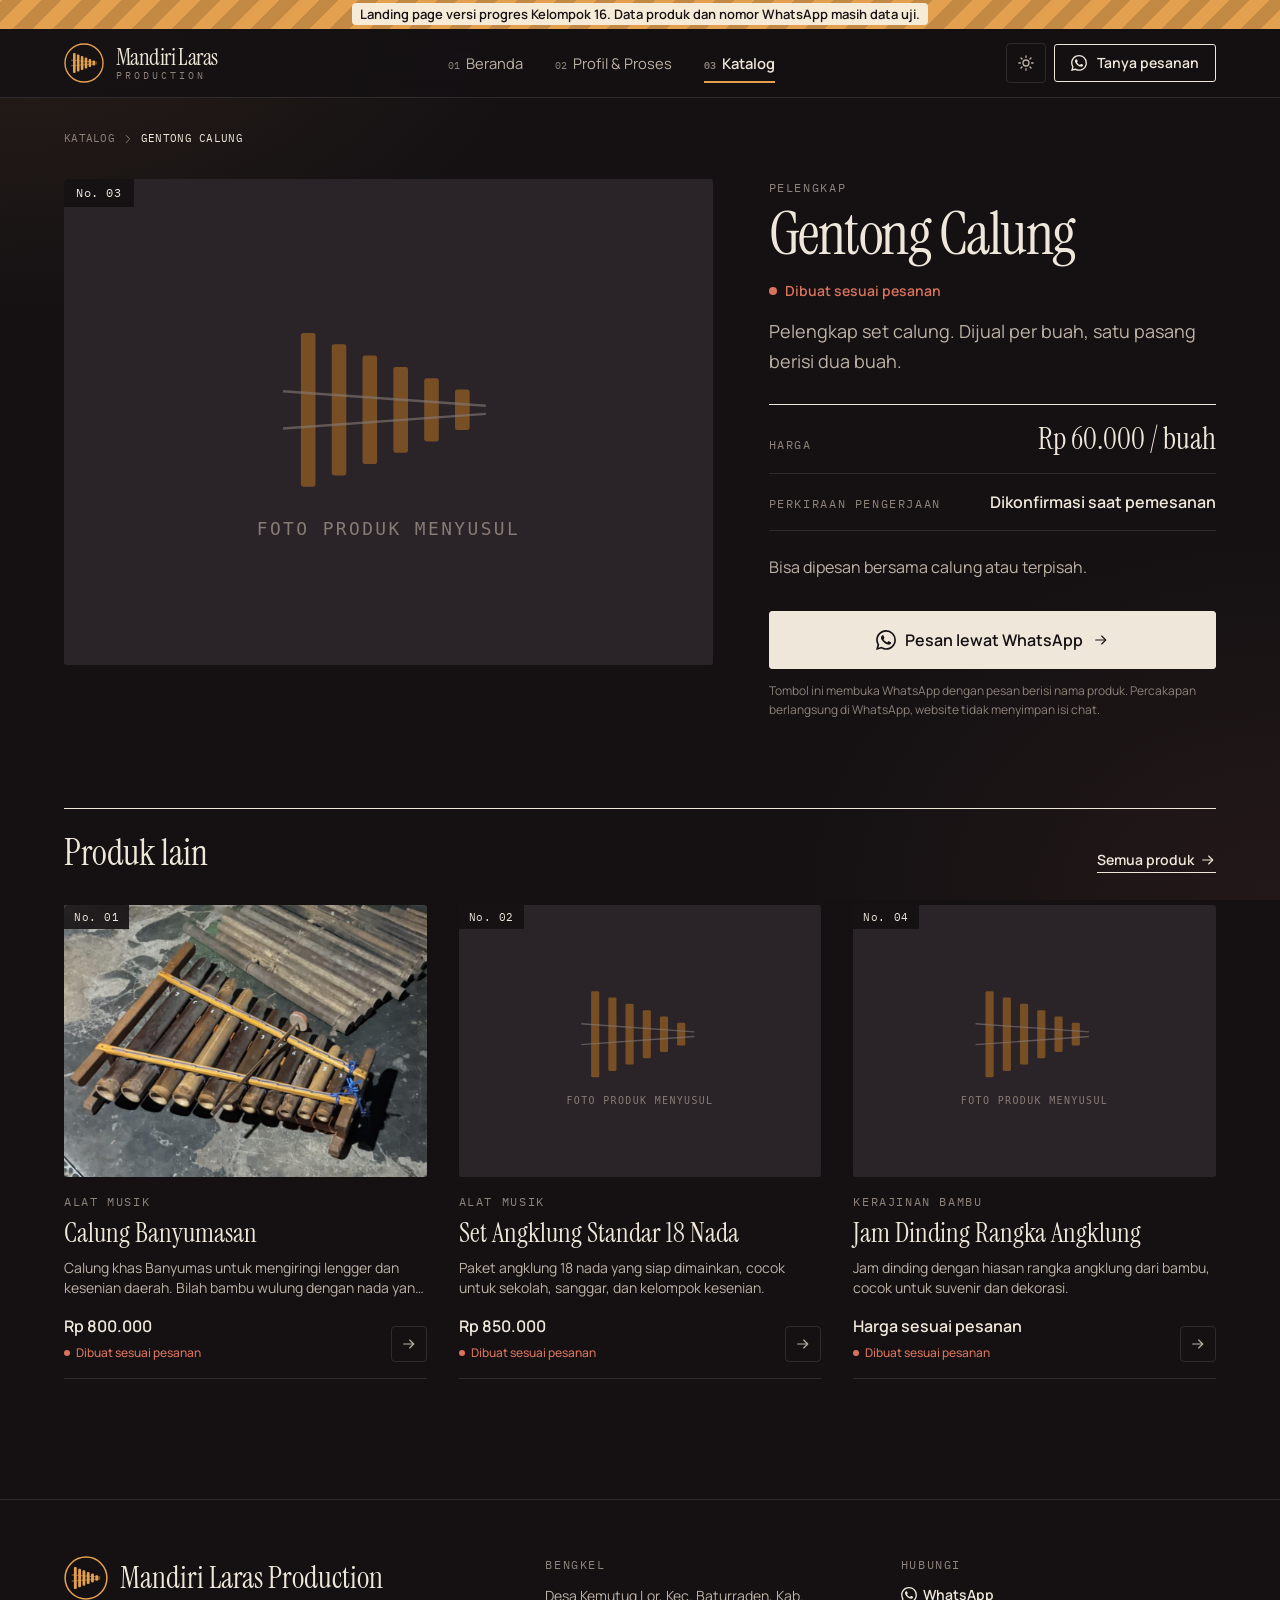
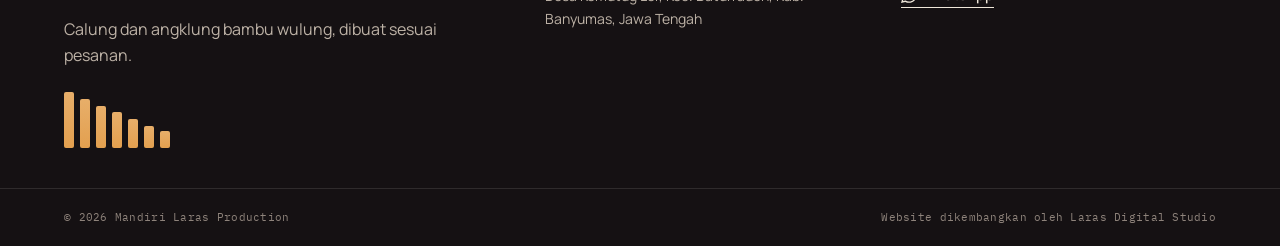
<file: produk-3.html>
<!DOCTYPE html>
<html lang="id" data-theme="dark">
<head>
    <meta charset="utf-8"/>
    <meta name="viewport" content="width=device-width, initial-scale=1"/>
    <title>Gentong Calung | Mandiri Laras Production</title>
    <meta name="description" content="Pelengkap set calung. Dijual per buah, satu pasang berisi dua buah."/>
    <meta name="robots" content="noindex, nofollow"/>
    <link rel="icon" href="assets/img/favicon.svg" type="image/svg+xml"/>
    <script>
        (function () {
            var t = null;
            try { t = localStorage.getItem('mlp-theme'); } catch (e) {}
            if (t !== 'light' && t !== 'dark') t = 'dark';
            document.documentElement.setAttribute('data-theme', t);
        })();
    </script>
    <link rel="preconnect" href="https://fonts.googleapis.com"/>
    <link rel="preconnect" href="https://fonts.gstatic.com" crossorigin/>
    <link rel="stylesheet" href="https://fonts.googleapis.com/css2?family=Instrument+Serif:ital@0;1&family=Manrope:wght@400;500;600;700&family=IBM+Plex+Mono:wght@400;500&display=swap"/>
    <link rel="stylesheet" href="assets/app.css"/>
</head>
<body class="min-h-screen flex flex-col text-ink font-body antialiased">

<div id="demo-banner" class="demo-stripe text-center text-xs sm:text-[13px] font-semibold px-4 py-1.5">
    <span class="bg-[#F6EBD6] px-2 py-0.5 rounded-sm"><span class="sm:hidden">Versi progres. Data masih data uji.</span><span class="hidden sm:inline">Landing page versi progres Kelompok 16. Data produk dan nomor WhatsApp masih data uji.</span></span>
</div>

<nav id="main-nav" class="sticky top-0 z-50 bg-paper/85 backdrop-blur-md border-b border-rule transition-shadow duration-300">
    <div class="max-w-container-max mx-auto px-gutter h-[68px] flex items-center justify-between gap-6">
        <a id="nav-logo" href="index.html" class="flex items-center gap-3 text-ink group">
            <span class="text-amber transition-transform duration-500 group-hover:rotate-[-8deg]"><svg class="w-10 h-10" viewBox="0 0 40 40" fill="none" aria-hidden="true">
    <circle cx="20" cy="20" r="19" stroke="currentColor" stroke-width="1.4"/>
    <g fill="currentColor">
        <rect x="9" y="10" width="2.6" height="20" rx="1"/><rect x="12.9" y="11.5" width="2.6" height="17" rx="1"/><rect x="16.8" y="13" width="2.6" height="14" rx="1"/>
        <rect x="20.7" y="14.5" width="2.6" height="11" rx="1"/><rect x="24.6" y="16" width="2.6" height="8" rx="1"/><rect x="28.5" y="17.5" width="2.6" height="5" rx="1"/>
    </g>
    <path d="M7 17.2 33 19.2M7 22.8 33 20.8" stroke="currentColor" stroke-width="1" opacity=".55"/>
</svg></span>
            <span class="leading-none">
                <span class="block font-display text-[1.45rem] tracking-tight">Mandiri Laras</span>
                <span class="block font-mono text-[10px] tracking-[0.3em] text-muted mt-0.5">PRODUCTION</span>
            </span>
        </a>

        <div class="hidden md:flex items-center gap-8">
            <a id="nav-home" href="index.html" class="nav-link"><span class="font-mono text-[10px] text-muted mr-1.5">01</span>Beranda</a>
            <a id="nav-profil" href="profil.html" class="nav-link"><span class="font-mono text-[10px] text-muted mr-1.5">02</span>Profil &amp; Proses</a>
            <a id="nav-katalog" href="katalog.html" class="nav-link" aria-current="page"><span class="font-mono text-[10px] text-muted mr-1.5">03</span>Katalog</a>
        </div>

        <div class="flex items-center gap-2">
            <button type="button" id="theme-toggle" class="w-10 h-10 rounded-sm border border-rule text-ink-soft hover:text-amber hover:border-amber transition-colors flex items-center justify-center" aria-label="Ganti tema terang atau gelap">
                <span class="theme-icon-dark"><svg class="w-[18px] h-[18px]" viewBox="0 0 24 24" fill="none" stroke="currentColor" stroke-width="1.7" stroke-linecap="round" stroke-linejoin="round" aria-hidden="true"><path d="M20 14.5A8 8 0 1 1 9.5 4a6.5 6.5 0 0 0 10.5 10.5z"/></svg></span>
                <span class="theme-icon-light"><svg class="w-[18px] h-[18px]" viewBox="0 0 24 24" fill="none" stroke="currentColor" stroke-width="1.7" stroke-linecap="round" stroke-linejoin="round" aria-hidden="true"><circle cx="12" cy="12" r="4"/><path d="M12 2.5v2M12 19.5v2M2.5 12h2M19.5 12h2M5.3 5.3l1.4 1.4M17.3 17.3l1.4 1.4M5.3 18.7l1.4-1.4M17.3 6.7l1.4-1.4"/></svg></span>
            </button>
            <a id="nav-wa" href="https://wa.me/6280000000000?text=Halo%20Mandiri%20Laras%20Production%2C%20saya%20mau%20tanya%20soal%20pesanan%20alat%20musik%20bambu." target="_blank" rel="noopener" class="hidden md:inline-flex btn btn-line !py-2 !px-4 text-sm"><svg class="w-4 h-4 fill-current" viewBox="0 0 24 24" aria-hidden="true"><path d="M17.472 14.382c-.297-.149-1.758-.867-2.03-.967-.273-.099-.471-.148-.67.15-.197.297-.767.966-.94 1.164-.173.199-.347.223-.644.075-.297-.15-1.255-.463-2.39-1.475-.883-.788-1.48-1.761-1.653-2.059-.173-.297-.018-.458.13-.606.134-.133.298-.347.446-.52.149-.174.198-.298.298-.497.099-.198.05-.371-.025-.52-.075-.149-.669-1.612-.916-2.207-.242-.579-.487-.5-.669-.51-.173-.008-.371-.01-.57-.01-.198 0-.52.074-.792.372-.272.297-1.04 1.016-1.04 2.479 0 1.462 1.065 2.875 1.213 3.074.149.198 2.096 3.2 5.077 4.487.709.306 1.262.489 1.694.625.712.227 1.36.195 1.871.118.571-.085 1.758-.719 2.006-1.413.248-.694.248-1.289.173-1.413-.074-.124-.272-.198-.57-.347m-5.421 7.403h-.004a9.87 9.87 0 01-5.031-1.378l-.361-.214-3.741.982.998-3.648-.235-.374a9.86 9.86 0 01-1.51-5.26c.001-5.45 4.436-9.884 9.888-9.884 2.64 0 5.122 1.03 6.988 2.898a9.825 9.825 0 012.893 6.994c-.003 5.45-4.437 9.884-9.885 9.884m8.413-18.297A11.815 11.815 0 0012.05 0C5.495 0 .16 5.335.157 11.892c0 2.096.547 4.142 1.588 5.945L.057 24l6.305-1.654a11.882 11.882 0 005.683 1.448h.005c6.554 0 11.89-5.335 11.893-11.893a11.821 11.821 0 00-3.48-8.413z"/></svg> Tanya pesanan</a>
            <button type="button" id="mobile-menu-btn" class="md:hidden w-10 h-10 rounded-sm border border-rule text-ink flex items-center justify-center" aria-label="Buka menu" aria-expanded="false" aria-controls="mobile-menu">
                <span class="menu-icon-open"><svg class="w-5 h-5" viewBox="0 0 24 24" fill="none" stroke="currentColor" stroke-width="1.7" stroke-linecap="round" stroke-linejoin="round" aria-hidden="true"><path d="M4 7h16"/><path d="M4 12h16"/><path d="M4 17h10"/></svg></span><span class="menu-icon-close"><svg class="w-5 h-5" viewBox="0 0 24 24" fill="none" stroke="currentColor" stroke-width="1.7" stroke-linecap="round" stroke-linejoin="round" aria-hidden="true"><path d="M6 6l12 12"/><path d="M18 6L6 18"/></svg></span>
            </button>
        </div>
    </div>

    <div id="mobile-menu" class="md:hidden hidden border-t border-rule bg-paper">
        <div class="px-gutter py-3 flex flex-col">
            <a href="index.html" class="py-3.5 border-b border-rule flex items-baseline gap-3 text-ink-soft"><span class="font-mono text-[11px] text-amber">01</span><span class="font-display text-2xl">Beranda</span></a>
            <a href="profil.html" class="py-3.5 border-b border-rule flex items-baseline gap-3 text-ink-soft"><span class="font-mono text-[11px] text-amber">02</span><span class="font-display text-2xl">Profil &amp; Proses</span></a>
            <a href="katalog.html" class="py-3.5 border-b border-rule flex items-baseline gap-3 text-ink font-semibold"><span class="font-mono text-[11px] text-amber">03</span><span class="font-display text-2xl">Katalog</span></a>
            <a href="https://wa.me/6280000000000?text=Halo%20Mandiri%20Laras%20Production%2C%20saya%20mau%20tanya%20soal%20pesanan%20alat%20musik%20bambu." target="_blank" rel="noopener" class="btn btn-ink mt-4 mb-2"><svg class="w-4 h-4 fill-current" viewBox="0 0 24 24" aria-hidden="true"><path d="M17.472 14.382c-.297-.149-1.758-.867-2.03-.967-.273-.099-.471-.148-.67.15-.197.297-.767.966-.94 1.164-.173.199-.347.223-.644.075-.297-.15-1.255-.463-2.39-1.475-.883-.788-1.48-1.761-1.653-2.059-.173-.297-.018-.458.13-.606.134-.133.298-.347.446-.52.149-.174.198-.298.298-.497.099-.198.05-.371-.025-.52-.075-.149-.669-1.612-.916-2.207-.242-.579-.487-.5-.669-.51-.173-.008-.371-.01-.57-.01-.198 0-.52.074-.792.372-.272.297-1.04 1.016-1.04 2.479 0 1.462 1.065 2.875 1.213 3.074.149.198 2.096 3.2 5.077 4.487.709.306 1.262.489 1.694.625.712.227 1.36.195 1.871.118.571-.085 1.758-.719 2.006-1.413.248-.694.248-1.289.173-1.413-.074-.124-.272-.198-.57-.347m-5.421 7.403h-.004a9.87 9.87 0 01-5.031-1.378l-.361-.214-3.741.982.998-3.648-.235-.374a9.86 9.86 0 01-1.51-5.26c.001-5.45 4.436-9.884 9.888-9.884 2.64 0 5.122 1.03 6.988 2.898a9.825 9.825 0 012.893 6.994c-.003 5.45-4.437 9.884-9.885 9.884m8.413-18.297A11.815 11.815 0 0012.05 0C5.495 0 .16 5.335.157 11.892c0 2.096.547 4.142 1.588 5.945L.057 24l6.305-1.654a11.882 11.882 0 005.683 1.448h.005c6.554 0 11.89-5.335 11.893-11.893a11.821 11.821 0 00-3.48-8.413z"/></svg> Tanya pesanan lewat WhatsApp</a>
        </div>
    </div>
</nav>

<div class="flex-1">
    <main id="konten">
    <section class="max-w-container-max mx-auto px-gutter pt-8 pb-12">
        <nav class="flex items-center gap-1.5 font-mono text-[11px] tracking-wide uppercase text-muted mb-8" aria-label="Breadcrumb">
            <a href="katalog.html" class="hover:text-amber transition-colors">Katalog</a>
            <svg class="w-3.5 h-3.5" viewBox="0 0 24 24" fill="none" stroke="currentColor" stroke-width="1.7" stroke-linecap="round" stroke-linejoin="round" aria-hidden="true"><path d="M9 6l6 6-6 6"/></svg>
            <span class="text-ink">Gentong Calung</span>
        </nav>

        <div class="grid lg:grid-cols-12 gap-10 lg:gap-14 items-start">
            <div class="lg:col-span-7 reveal-on-scroll">
                <div class="relative overflow-hidden rounded-[3px] bg-tint aspect-[4/3]">
                    <img src="assets/img/foto-menyusul.svg" alt="Gentong Calung" class="w-full h-full object-cover"/>
                    <span class="absolute top-0 left-0 bg-paper/90 backdrop-blur px-3 py-1.5 font-mono text-xs tracking-wider">No. 03</span>
                </div>
            </div>

            <div class="lg:col-span-5 reveal-on-scroll" data-delay="120">
                <p class="eyebrow">Pelengkap</p>
                <h1 class="font-display text-5xl md:text-6xl mt-2 leading-[1.02] tracking-tight">Gentong Calung</h1>
                <p class="mt-4 inline-flex items-center gap-2 text-sm font-semibold text-clay"><span class="w-2 h-2 rounded-full bg-clay"></span>Dibuat sesuai pesanan</p>
                <p class="mt-4 text-lg text-ink-soft leading-relaxed">Pelengkap set calung. Dijual per buah, satu pasang berisi dua buah.</p>

                <dl class="mt-7 border-t border-ink">
                    <div class="py-4 border-b border-rule flex justify-between items-baseline gap-4">
                        <dt class="eyebrow">Harga</dt>
                        <dd class="font-display text-3xl text-ink">Rp 60.000 / buah</dd>
                    </div>
                    <div class="py-4 border-b border-rule flex justify-between items-baseline gap-4">
                        <dt class="eyebrow">Perkiraan pengerjaan</dt>
                        <dd class="font-semibold text-right">Dikonfirmasi saat pemesanan</dd>
                    </div>
                </dl>

                <div class="prose-calung mt-6 text-ink-soft"><p>Bisa dipesan bersama calung atau terpisah.</p></div>

                <div class="mt-8">
                    <a href="https://wa.me/6280000000000?text=Halo%20Mandiri%20Laras%20Production%2C%20saya%20tertarik%20dengan%20Gentong%20Calung.%20Apakah%20bisa%20dipesan%3F" target="_blank" rel="noopener" class="btn btn-ink w-full !py-4 text-base"><svg class="w-5 h-5 fill-current" viewBox="0 0 24 24" aria-hidden="true"><path d="M17.472 14.382c-.297-.149-1.758-.867-2.03-.967-.273-.099-.471-.148-.67.15-.197.297-.767.966-.94 1.164-.173.199-.347.223-.644.075-.297-.15-1.255-.463-2.39-1.475-.883-.788-1.48-1.761-1.653-2.059-.173-.297-.018-.458.13-.606.134-.133.298-.347.446-.52.149-.174.198-.298.298-.497.099-.198.05-.371-.025-.52-.075-.149-.669-1.612-.916-2.207-.242-.579-.487-.5-.669-.51-.173-.008-.371-.01-.57-.01-.198 0-.52.074-.792.372-.272.297-1.04 1.016-1.04 2.479 0 1.462 1.065 2.875 1.213 3.074.149.198 2.096 3.2 5.077 4.487.709.306 1.262.489 1.694.625.712.227 1.36.195 1.871.118.571-.085 1.758-.719 2.006-1.413.248-.694.248-1.289.173-1.413-.074-.124-.272-.198-.57-.347m-5.421 7.403h-.004a9.87 9.87 0 01-5.031-1.378l-.361-.214-3.741.982.998-3.648-.235-.374a9.86 9.86 0 01-1.51-5.26c.001-5.45 4.436-9.884 9.888-9.884 2.64 0 5.122 1.03 6.988 2.898a9.825 9.825 0 012.893 6.994c-.003 5.45-4.437 9.884-9.885 9.884m8.413-18.297A11.815 11.815 0 0012.05 0C5.495 0 .16 5.335.157 11.892c0 2.096.547 4.142 1.588 5.945L.057 24l6.305-1.654a11.882 11.882 0 005.683 1.448h.005c6.554 0 11.89-5.335 11.893-11.893a11.821 11.821 0 00-3.48-8.413z"/></svg> Pesan lewat WhatsApp <svg class="w-4 h-4 arrow" viewBox="0 0 24 24" fill="none" stroke="currentColor" stroke-width="1.7" stroke-linecap="round" stroke-linejoin="round" aria-hidden="true"><path d="M4 12h15"/><path d="M13 6l6 6-6 6"/></svg></a>
                    <p class="mt-3 text-xs text-muted leading-relaxed">Tombol ini membuka WhatsApp dengan pesan berisi nama produk. Percakapan berlangsung di WhatsApp, website tidak menyimpan isi chat.</p>
                </div>
            </div>
        </div>
    </section>

    <section class="max-w-container-max mx-auto px-gutter py-10">
        <div class="flex items-end justify-between gap-4 mb-8 border-t border-ink pt-6">
            <h2 class="font-display text-3xl md:text-4xl">Produk lain</h2>
            <a href="katalog.html" class="link-arrow text-ink text-sm">Semua produk <svg class="w-4 h-4" viewBox="0 0 24 24" fill="none" stroke="currentColor" stroke-width="1.7" stroke-linecap="round" stroke-linejoin="round" aria-hidden="true"><path d="M4 12h15"/><path d="M13 6l6 6-6 6"/></svg></a>
        </div>
        <div class="grid sm:grid-cols-2 lg:grid-cols-3 gap-x-8 gap-y-12">
            <a href="produk-1.html" data-category="Alat Musik" class="product-item product-card group reveal-on-scroll flex flex-col" data-delay="90">
                <div class="thumb relative aspect-[4/3] overflow-hidden bg-tint rounded-[3px]">
                    <img src="assets/img/calung-jadi.jpg" alt="Calung Banyumasan" loading="lazy" decoding="async" class="w-full h-full object-cover"/>
                    <span class="absolute top-0 left-0 bg-paper/90 backdrop-blur px-2.5 py-1 font-mono text-[11px] tracking-wider text-ink">No. 01</span>
                </div>
                <div class="pt-4 pb-1 border-b border-rule flex-1 flex flex-col">
                    <p class="eyebrow">Alat Musik</p>
                    <h3 class="mt-1.5 font-display text-[1.7rem] leading-tight text-ink"><span class="title">Calung Banyumasan</span></h3>
                    <p class="mt-2 text-sm text-ink-soft line-clamp-2 flex-1">Calung khas Banyumas untuk mengiringi lengger dan kesenian daerah. Bilah bambu wulung dengan nada yang dicek memakai tuner.</p>
                    <div class="mt-4 mb-3 flex items-end justify-between gap-3">
                        <div>
                            <span class="block font-semibold text-ink">Rp 800.000</span>
                            <span class="mt-1 inline-flex items-center gap-1.5 text-xs text-clay font-medium"><span class="w-1.5 h-1.5 rounded-full bg-clay"></span>Dibuat sesuai pesanan</span>
                        </div>
                        <span class="w-9 h-9 shrink-0 border border-rule rounded-sm flex items-center justify-center text-ink-soft group-hover:bg-ink group-hover:text-paper group-hover:border-ink transition-colors"><svg class="w-4 h-4" viewBox="0 0 24 24" fill="none" stroke="currentColor" stroke-width="1.7" stroke-linecap="round" stroke-linejoin="round" aria-hidden="true"><path d="M4 12h15"/><path d="M13 6l6 6-6 6"/></svg></span>
                    </div>
                </div>
            </a>
            <a href="produk-2.html" data-category="Alat Musik" class="product-item product-card group reveal-on-scroll flex flex-col" data-delay="180">
                <div class="thumb relative aspect-[4/3] overflow-hidden bg-tint rounded-[3px]">
                    <img src="assets/img/foto-menyusul.svg" alt="Set Angklung Standar 18 Nada" loading="lazy" decoding="async" class="w-full h-full object-cover"/>
                    <span class="absolute top-0 left-0 bg-paper/90 backdrop-blur px-2.5 py-1 font-mono text-[11px] tracking-wider text-ink">No. 02</span>
                </div>
                <div class="pt-4 pb-1 border-b border-rule flex-1 flex flex-col">
                    <p class="eyebrow">Alat Musik</p>
                    <h3 class="mt-1.5 font-display text-[1.7rem] leading-tight text-ink"><span class="title">Set Angklung Standar 18 Nada</span></h3>
                    <p class="mt-2 text-sm text-ink-soft line-clamp-2 flex-1">Paket angklung 18 nada yang siap dimainkan, cocok untuk sekolah, sanggar, dan kelompok kesenian.</p>
                    <div class="mt-4 mb-3 flex items-end justify-between gap-3">
                        <div>
                            <span class="block font-semibold text-ink">Rp 850.000</span>
                            <span class="mt-1 inline-flex items-center gap-1.5 text-xs text-clay font-medium"><span class="w-1.5 h-1.5 rounded-full bg-clay"></span>Dibuat sesuai pesanan</span>
                        </div>
                        <span class="w-9 h-9 shrink-0 border border-rule rounded-sm flex items-center justify-center text-ink-soft group-hover:bg-ink group-hover:text-paper group-hover:border-ink transition-colors"><svg class="w-4 h-4" viewBox="0 0 24 24" fill="none" stroke="currentColor" stroke-width="1.7" stroke-linecap="round" stroke-linejoin="round" aria-hidden="true"><path d="M4 12h15"/><path d="M13 6l6 6-6 6"/></svg></span>
                    </div>
                </div>
            </a>
            <a href="produk-4.html" data-category="Kerajinan Bambu" class="product-item product-card group reveal-on-scroll flex flex-col" data-delay="270">
                <div class="thumb relative aspect-[4/3] overflow-hidden bg-tint rounded-[3px]">
                    <img src="assets/img/foto-menyusul.svg" alt="Jam Dinding Rangka Angklung" loading="lazy" decoding="async" class="w-full h-full object-cover"/>
                    <span class="absolute top-0 left-0 bg-paper/90 backdrop-blur px-2.5 py-1 font-mono text-[11px] tracking-wider text-ink">No. 04</span>
                </div>
                <div class="pt-4 pb-1 border-b border-rule flex-1 flex flex-col">
                    <p class="eyebrow">Kerajinan Bambu</p>
                    <h3 class="mt-1.5 font-display text-[1.7rem] leading-tight text-ink"><span class="title">Jam Dinding Rangka Angklung</span></h3>
                    <p class="mt-2 text-sm text-ink-soft line-clamp-2 flex-1">Jam dinding dengan hiasan rangka angklung dari bambu, cocok untuk suvenir dan dekorasi.</p>
                    <div class="mt-4 mb-3 flex items-end justify-between gap-3">
                        <div>
                            <span class="block font-semibold text-ink">Harga sesuai pesanan</span>
                            <span class="mt-1 inline-flex items-center gap-1.5 text-xs text-clay font-medium"><span class="w-1.5 h-1.5 rounded-full bg-clay"></span>Dibuat sesuai pesanan</span>
                        </div>
                        <span class="w-9 h-9 shrink-0 border border-rule rounded-sm flex items-center justify-center text-ink-soft group-hover:bg-ink group-hover:text-paper group-hover:border-ink transition-colors"><svg class="w-4 h-4" viewBox="0 0 24 24" fill="none" stroke="currentColor" stroke-width="1.7" stroke-linecap="round" stroke-linejoin="round" aria-hidden="true"><path d="M4 12h15"/><path d="M13 6l6 6-6 6"/></svg></span>
                    </div>
                </div>
            </a>
        </div>
    </section>
    </main>
</div>

<footer class="mt-20 border-t border-rule">
    <div class="max-w-container-max mx-auto px-gutter pt-14 pb-10 grid gap-10 md:grid-cols-[1.4fr_1fr_1fr]">
        <div>
            <div class="flex items-center gap-3 text-amber">
                <svg class="w-11 h-11" viewBox="0 0 40 40" fill="none" aria-hidden="true">
    <circle cx="20" cy="20" r="19" stroke="currentColor" stroke-width="1.4"/>
    <g fill="currentColor">
        <rect x="9" y="10" width="2.6" height="20" rx="1"/><rect x="12.9" y="11.5" width="2.6" height="17" rx="1"/><rect x="16.8" y="13" width="2.6" height="14" rx="1"/>
        <rect x="20.7" y="14.5" width="2.6" height="11" rx="1"/><rect x="24.6" y="16" width="2.6" height="8" rx="1"/><rect x="28.5" y="17.5" width="2.6" height="5" rx="1"/>
    </g>
    <path d="M7 17.2 33 19.2M7 22.8 33 20.8" stroke="currentColor" stroke-width="1" opacity=".55"/>
</svg>
                <span class="font-display text-3xl text-ink">Mandiri Laras Production</span>
            </div>
            <p class="mt-4 text-ink-soft max-w-sm leading-relaxed">Calung dan angklung bambu wulung, dibuat sesuai pesanan.</p>
            <div class="bilah mt-6" aria-hidden="true"><span></span><span></span><span></span><span></span><span></span><span></span><span></span></div>
        </div>
        <div>
            <p class="eyebrow mb-3">Bengkel</p>
            <p class="text-sm text-ink-soft leading-relaxed">Desa Kemutug Lor, Kec. Baturraden, Kab. Banyumas, Jawa Tengah</p>
        </div>
        <div>
            <p class="eyebrow mb-3">Hubungi</p>
            <a href="https://wa.me/6280000000000?text=Halo%20Mandiri%20Laras%20Production%2C%20saya%20mau%20tanya%20soal%20pesanan%20alat%20musik%20bambu." target="_blank" rel="noopener" class="link-arrow text-sm"><svg class="w-4 h-4 fill-current" viewBox="0 0 24 24" aria-hidden="true"><path d="M17.472 14.382c-.297-.149-1.758-.867-2.03-.967-.273-.099-.471-.148-.67.15-.197.297-.767.966-.94 1.164-.173.199-.347.223-.644.075-.297-.15-1.255-.463-2.39-1.475-.883-.788-1.48-1.761-1.653-2.059-.173-.297-.018-.458.13-.606.134-.133.298-.347.446-.52.149-.174.198-.298.298-.497.099-.198.05-.371-.025-.52-.075-.149-.669-1.612-.916-2.207-.242-.579-.487-.5-.669-.51-.173-.008-.371-.01-.57-.01-.198 0-.52.074-.792.372-.272.297-1.04 1.016-1.04 2.479 0 1.462 1.065 2.875 1.213 3.074.149.198 2.096 3.2 5.077 4.487.709.306 1.262.489 1.694.625.712.227 1.36.195 1.871.118.571-.085 1.758-.719 2.006-1.413.248-.694.248-1.289.173-1.413-.074-.124-.272-.198-.57-.347m-5.421 7.403h-.004a9.87 9.87 0 01-5.031-1.378l-.361-.214-3.741.982.998-3.648-.235-.374a9.86 9.86 0 01-1.51-5.26c.001-5.45 4.436-9.884 9.888-9.884 2.64 0 5.122 1.03 6.988 2.898a9.825 9.825 0 012.893 6.994c-.003 5.45-4.437 9.884-9.885 9.884m8.413-18.297A11.815 11.815 0 0012.05 0C5.495 0 .16 5.335.157 11.892c0 2.096.547 4.142 1.588 5.945L.057 24l6.305-1.654a11.882 11.882 0 005.683 1.448h.005c6.554 0 11.89-5.335 11.893-11.893a11.821 11.821 0 00-3.48-8.413z"/></svg> WhatsApp</a>
        </div>
    </div>
    <div class="border-t border-rule">
        <div class="max-w-container-max mx-auto px-gutter py-5 flex flex-col sm:flex-row justify-between gap-2 font-mono text-[11px] tracking-wide text-muted">
            <p>&copy; 2026 Mandiri Laras Production</p>
            <p>Website dikembangkan oleh Laras Digital Studio</p>
        </div>
    </div>
</footer>

<script src="assets/site.js"></script>
</body>
</html>
</file>
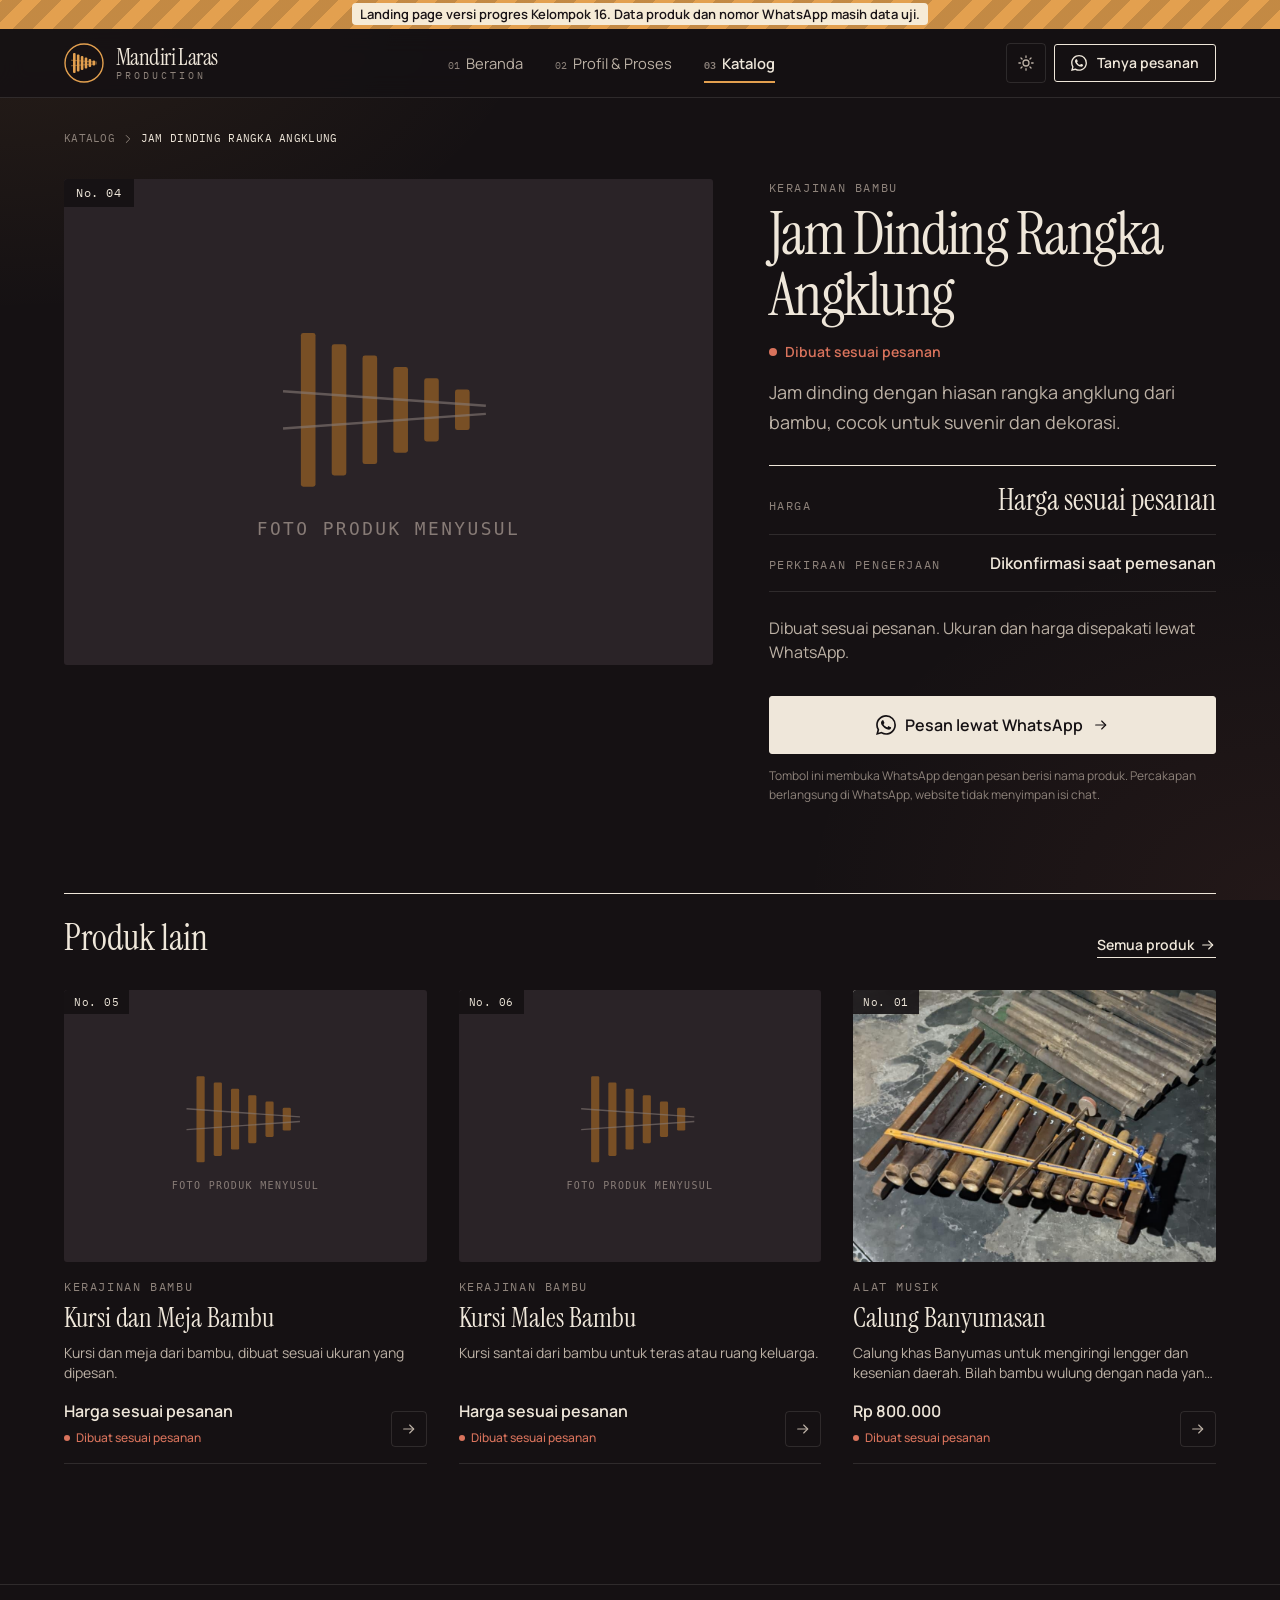
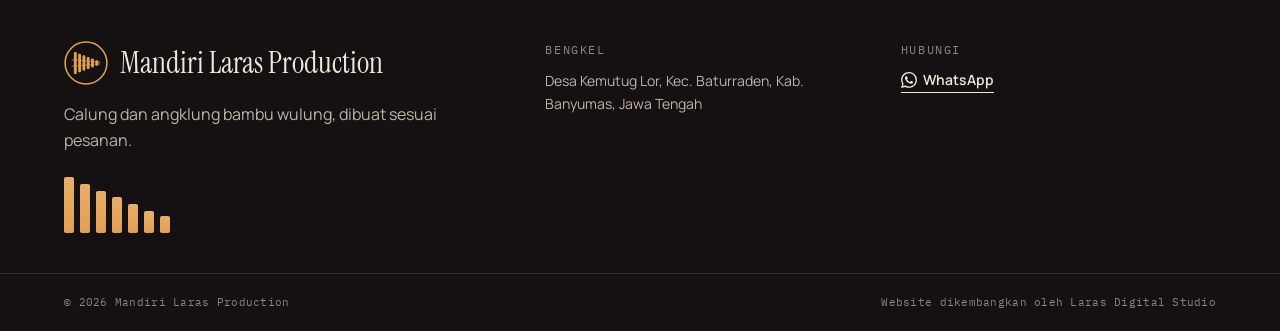
<file: produk-4.html>
<!DOCTYPE html>
<html lang="id" data-theme="dark">
<head>
    <meta charset="utf-8"/>
    <meta name="viewport" content="width=device-width, initial-scale=1"/>
    <title>Jam Dinding Rangka Angklung | Mandiri Laras Production</title>
    <meta name="description" content="Jam dinding dengan hiasan rangka angklung dari bambu, cocok untuk suvenir dan dekorasi."/>
    <meta name="robots" content="noindex, nofollow"/>
    <link rel="icon" href="assets/img/favicon.svg" type="image/svg+xml"/>
    <script>
        (function () {
            var t = null;
            try { t = localStorage.getItem('mlp-theme'); } catch (e) {}
            if (t !== 'light' && t !== 'dark') t = 'dark';
            document.documentElement.setAttribute('data-theme', t);
        })();
    </script>
    <link rel="preconnect" href="https://fonts.googleapis.com"/>
    <link rel="preconnect" href="https://fonts.gstatic.com" crossorigin/>
    <link rel="stylesheet" href="https://fonts.googleapis.com/css2?family=Instrument+Serif:ital@0;1&family=Manrope:wght@400;500;600;700&family=IBM+Plex+Mono:wght@400;500&display=swap"/>
    <link rel="stylesheet" href="assets/app.css"/>
</head>
<body class="min-h-screen flex flex-col text-ink font-body antialiased">

<div id="demo-banner" class="demo-stripe text-center text-xs sm:text-[13px] font-semibold px-4 py-1.5">
    <span class="bg-[#F6EBD6] px-2 py-0.5 rounded-sm"><span class="sm:hidden">Versi progres. Data masih data uji.</span><span class="hidden sm:inline">Landing page versi progres Kelompok 16. Data produk dan nomor WhatsApp masih data uji.</span></span>
</div>

<nav id="main-nav" class="sticky top-0 z-50 bg-paper/85 backdrop-blur-md border-b border-rule transition-shadow duration-300">
    <div class="max-w-container-max mx-auto px-gutter h-[68px] flex items-center justify-between gap-6">
        <a id="nav-logo" href="index.html" class="flex items-center gap-3 text-ink group">
            <span class="text-amber transition-transform duration-500 group-hover:rotate-[-8deg]"><svg class="w-10 h-10" viewBox="0 0 40 40" fill="none" aria-hidden="true">
    <circle cx="20" cy="20" r="19" stroke="currentColor" stroke-width="1.4"/>
    <g fill="currentColor">
        <rect x="9" y="10" width="2.6" height="20" rx="1"/><rect x="12.9" y="11.5" width="2.6" height="17" rx="1"/><rect x="16.8" y="13" width="2.6" height="14" rx="1"/>
        <rect x="20.7" y="14.5" width="2.6" height="11" rx="1"/><rect x="24.6" y="16" width="2.6" height="8" rx="1"/><rect x="28.5" y="17.5" width="2.6" height="5" rx="1"/>
    </g>
    <path d="M7 17.2 33 19.2M7 22.8 33 20.8" stroke="currentColor" stroke-width="1" opacity=".55"/>
</svg></span>
            <span class="leading-none">
                <span class="block font-display text-[1.45rem] tracking-tight">Mandiri Laras</span>
                <span class="block font-mono text-[10px] tracking-[0.3em] text-muted mt-0.5">PRODUCTION</span>
            </span>
        </a>

        <div class="hidden md:flex items-center gap-8">
            <a id="nav-home" href="index.html" class="nav-link"><span class="font-mono text-[10px] text-muted mr-1.5">01</span>Beranda</a>
            <a id="nav-profil" href="profil.html" class="nav-link"><span class="font-mono text-[10px] text-muted mr-1.5">02</span>Profil &amp; Proses</a>
            <a id="nav-katalog" href="katalog.html" class="nav-link" aria-current="page"><span class="font-mono text-[10px] text-muted mr-1.5">03</span>Katalog</a>
        </div>

        <div class="flex items-center gap-2">
            <button type="button" id="theme-toggle" class="w-10 h-10 rounded-sm border border-rule text-ink-soft hover:text-amber hover:border-amber transition-colors flex items-center justify-center" aria-label="Ganti tema terang atau gelap">
                <span class="theme-icon-dark"><svg class="w-[18px] h-[18px]" viewBox="0 0 24 24" fill="none" stroke="currentColor" stroke-width="1.7" stroke-linecap="round" stroke-linejoin="round" aria-hidden="true"><path d="M20 14.5A8 8 0 1 1 9.5 4a6.5 6.5 0 0 0 10.5 10.5z"/></svg></span>
                <span class="theme-icon-light"><svg class="w-[18px] h-[18px]" viewBox="0 0 24 24" fill="none" stroke="currentColor" stroke-width="1.7" stroke-linecap="round" stroke-linejoin="round" aria-hidden="true"><circle cx="12" cy="12" r="4"/><path d="M12 2.5v2M12 19.5v2M2.5 12h2M19.5 12h2M5.3 5.3l1.4 1.4M17.3 17.3l1.4 1.4M5.3 18.7l1.4-1.4M17.3 6.7l1.4-1.4"/></svg></span>
            </button>
            <a id="nav-wa" href="https://wa.me/6280000000000?text=Halo%20Mandiri%20Laras%20Production%2C%20saya%20mau%20tanya%20soal%20pesanan%20alat%20musik%20bambu." target="_blank" rel="noopener" class="hidden md:inline-flex btn btn-line !py-2 !px-4 text-sm"><svg class="w-4 h-4 fill-current" viewBox="0 0 24 24" aria-hidden="true"><path d="M17.472 14.382c-.297-.149-1.758-.867-2.03-.967-.273-.099-.471-.148-.67.15-.197.297-.767.966-.94 1.164-.173.199-.347.223-.644.075-.297-.15-1.255-.463-2.39-1.475-.883-.788-1.48-1.761-1.653-2.059-.173-.297-.018-.458.13-.606.134-.133.298-.347.446-.52.149-.174.198-.298.298-.497.099-.198.05-.371-.025-.52-.075-.149-.669-1.612-.916-2.207-.242-.579-.487-.5-.669-.51-.173-.008-.371-.01-.57-.01-.198 0-.52.074-.792.372-.272.297-1.04 1.016-1.04 2.479 0 1.462 1.065 2.875 1.213 3.074.149.198 2.096 3.2 5.077 4.487.709.306 1.262.489 1.694.625.712.227 1.36.195 1.871.118.571-.085 1.758-.719 2.006-1.413.248-.694.248-1.289.173-1.413-.074-.124-.272-.198-.57-.347m-5.421 7.403h-.004a9.87 9.87 0 01-5.031-1.378l-.361-.214-3.741.982.998-3.648-.235-.374a9.86 9.86 0 01-1.51-5.26c.001-5.45 4.436-9.884 9.888-9.884 2.64 0 5.122 1.03 6.988 2.898a9.825 9.825 0 012.893 6.994c-.003 5.45-4.437 9.884-9.885 9.884m8.413-18.297A11.815 11.815 0 0012.05 0C5.495 0 .16 5.335.157 11.892c0 2.096.547 4.142 1.588 5.945L.057 24l6.305-1.654a11.882 11.882 0 005.683 1.448h.005c6.554 0 11.89-5.335 11.893-11.893a11.821 11.821 0 00-3.48-8.413z"/></svg> Tanya pesanan</a>
            <button type="button" id="mobile-menu-btn" class="md:hidden w-10 h-10 rounded-sm border border-rule text-ink flex items-center justify-center" aria-label="Buka menu" aria-expanded="false" aria-controls="mobile-menu">
                <span class="menu-icon-open"><svg class="w-5 h-5" viewBox="0 0 24 24" fill="none" stroke="currentColor" stroke-width="1.7" stroke-linecap="round" stroke-linejoin="round" aria-hidden="true"><path d="M4 7h16"/><path d="M4 12h16"/><path d="M4 17h10"/></svg></span><span class="menu-icon-close"><svg class="w-5 h-5" viewBox="0 0 24 24" fill="none" stroke="currentColor" stroke-width="1.7" stroke-linecap="round" stroke-linejoin="round" aria-hidden="true"><path d="M6 6l12 12"/><path d="M18 6L6 18"/></svg></span>
            </button>
        </div>
    </div>

    <div id="mobile-menu" class="md:hidden hidden border-t border-rule bg-paper">
        <div class="px-gutter py-3 flex flex-col">
            <a href="index.html" class="py-3.5 border-b border-rule flex items-baseline gap-3 text-ink-soft"><span class="font-mono text-[11px] text-amber">01</span><span class="font-display text-2xl">Beranda</span></a>
            <a href="profil.html" class="py-3.5 border-b border-rule flex items-baseline gap-3 text-ink-soft"><span class="font-mono text-[11px] text-amber">02</span><span class="font-display text-2xl">Profil &amp; Proses</span></a>
            <a href="katalog.html" class="py-3.5 border-b border-rule flex items-baseline gap-3 text-ink font-semibold"><span class="font-mono text-[11px] text-amber">03</span><span class="font-display text-2xl">Katalog</span></a>
            <a href="https://wa.me/6280000000000?text=Halo%20Mandiri%20Laras%20Production%2C%20saya%20mau%20tanya%20soal%20pesanan%20alat%20musik%20bambu." target="_blank" rel="noopener" class="btn btn-ink mt-4 mb-2"><svg class="w-4 h-4 fill-current" viewBox="0 0 24 24" aria-hidden="true"><path d="M17.472 14.382c-.297-.149-1.758-.867-2.03-.967-.273-.099-.471-.148-.67.15-.197.297-.767.966-.94 1.164-.173.199-.347.223-.644.075-.297-.15-1.255-.463-2.39-1.475-.883-.788-1.48-1.761-1.653-2.059-.173-.297-.018-.458.13-.606.134-.133.298-.347.446-.52.149-.174.198-.298.298-.497.099-.198.05-.371-.025-.52-.075-.149-.669-1.612-.916-2.207-.242-.579-.487-.5-.669-.51-.173-.008-.371-.01-.57-.01-.198 0-.52.074-.792.372-.272.297-1.04 1.016-1.04 2.479 0 1.462 1.065 2.875 1.213 3.074.149.198 2.096 3.2 5.077 4.487.709.306 1.262.489 1.694.625.712.227 1.36.195 1.871.118.571-.085 1.758-.719 2.006-1.413.248-.694.248-1.289.173-1.413-.074-.124-.272-.198-.57-.347m-5.421 7.403h-.004a9.87 9.87 0 01-5.031-1.378l-.361-.214-3.741.982.998-3.648-.235-.374a9.86 9.86 0 01-1.51-5.26c.001-5.45 4.436-9.884 9.888-9.884 2.64 0 5.122 1.03 6.988 2.898a9.825 9.825 0 012.893 6.994c-.003 5.45-4.437 9.884-9.885 9.884m8.413-18.297A11.815 11.815 0 0012.05 0C5.495 0 .16 5.335.157 11.892c0 2.096.547 4.142 1.588 5.945L.057 24l6.305-1.654a11.882 11.882 0 005.683 1.448h.005c6.554 0 11.89-5.335 11.893-11.893a11.821 11.821 0 00-3.48-8.413z"/></svg> Tanya pesanan lewat WhatsApp</a>
        </div>
    </div>
</nav>

<div class="flex-1">
    <main id="konten">
    <section class="max-w-container-max mx-auto px-gutter pt-8 pb-12">
        <nav class="flex items-center gap-1.5 font-mono text-[11px] tracking-wide uppercase text-muted mb-8" aria-label="Breadcrumb">
            <a href="katalog.html" class="hover:text-amber transition-colors">Katalog</a>
            <svg class="w-3.5 h-3.5" viewBox="0 0 24 24" fill="none" stroke="currentColor" stroke-width="1.7" stroke-linecap="round" stroke-linejoin="round" aria-hidden="true"><path d="M9 6l6 6-6 6"/></svg>
            <span class="text-ink">Jam Dinding Rangka Angklung</span>
        </nav>

        <div class="grid lg:grid-cols-12 gap-10 lg:gap-14 items-start">
            <div class="lg:col-span-7 reveal-on-scroll">
                <div class="relative overflow-hidden rounded-[3px] bg-tint aspect-[4/3]">
                    <img src="assets/img/foto-menyusul.svg" alt="Jam Dinding Rangka Angklung" class="w-full h-full object-cover"/>
                    <span class="absolute top-0 left-0 bg-paper/90 backdrop-blur px-3 py-1.5 font-mono text-xs tracking-wider">No. 04</span>
                </div>
            </div>

            <div class="lg:col-span-5 reveal-on-scroll" data-delay="120">
                <p class="eyebrow">Kerajinan Bambu</p>
                <h1 class="font-display text-5xl md:text-6xl mt-2 leading-[1.02] tracking-tight">Jam Dinding Rangka Angklung</h1>
                <p class="mt-4 inline-flex items-center gap-2 text-sm font-semibold text-clay"><span class="w-2 h-2 rounded-full bg-clay"></span>Dibuat sesuai pesanan</p>
                <p class="mt-4 text-lg text-ink-soft leading-relaxed">Jam dinding dengan hiasan rangka angklung dari bambu, cocok untuk suvenir dan dekorasi.</p>

                <dl class="mt-7 border-t border-ink">
                    <div class="py-4 border-b border-rule flex justify-between items-baseline gap-4">
                        <dt class="eyebrow">Harga</dt>
                        <dd class="font-display text-3xl text-ink">Harga sesuai pesanan</dd>
                    </div>
                    <div class="py-4 border-b border-rule flex justify-between items-baseline gap-4">
                        <dt class="eyebrow">Perkiraan pengerjaan</dt>
                        <dd class="font-semibold text-right">Dikonfirmasi saat pemesanan</dd>
                    </div>
                </dl>

                <div class="prose-calung mt-6 text-ink-soft"><p>Dibuat sesuai pesanan. Ukuran dan harga disepakati lewat WhatsApp.</p></div>

                <div class="mt-8">
                    <a href="https://wa.me/6280000000000?text=Halo%20Mandiri%20Laras%20Production%2C%20saya%20tertarik%20dengan%20Jam%20Dinding%20Rangka%20Angklung.%20Apakah%20bisa%20dipesan%3F" target="_blank" rel="noopener" class="btn btn-ink w-full !py-4 text-base"><svg class="w-5 h-5 fill-current" viewBox="0 0 24 24" aria-hidden="true"><path d="M17.472 14.382c-.297-.149-1.758-.867-2.03-.967-.273-.099-.471-.148-.67.15-.197.297-.767.966-.94 1.164-.173.199-.347.223-.644.075-.297-.15-1.255-.463-2.39-1.475-.883-.788-1.48-1.761-1.653-2.059-.173-.297-.018-.458.13-.606.134-.133.298-.347.446-.52.149-.174.198-.298.298-.497.099-.198.05-.371-.025-.52-.075-.149-.669-1.612-.916-2.207-.242-.579-.487-.5-.669-.51-.173-.008-.371-.01-.57-.01-.198 0-.52.074-.792.372-.272.297-1.04 1.016-1.04 2.479 0 1.462 1.065 2.875 1.213 3.074.149.198 2.096 3.2 5.077 4.487.709.306 1.262.489 1.694.625.712.227 1.36.195 1.871.118.571-.085 1.758-.719 2.006-1.413.248-.694.248-1.289.173-1.413-.074-.124-.272-.198-.57-.347m-5.421 7.403h-.004a9.87 9.87 0 01-5.031-1.378l-.361-.214-3.741.982.998-3.648-.235-.374a9.86 9.86 0 01-1.51-5.26c.001-5.45 4.436-9.884 9.888-9.884 2.64 0 5.122 1.03 6.988 2.898a9.825 9.825 0 012.893 6.994c-.003 5.45-4.437 9.884-9.885 9.884m8.413-18.297A11.815 11.815 0 0012.05 0C5.495 0 .16 5.335.157 11.892c0 2.096.547 4.142 1.588 5.945L.057 24l6.305-1.654a11.882 11.882 0 005.683 1.448h.005c6.554 0 11.89-5.335 11.893-11.893a11.821 11.821 0 00-3.48-8.413z"/></svg> Pesan lewat WhatsApp <svg class="w-4 h-4 arrow" viewBox="0 0 24 24" fill="none" stroke="currentColor" stroke-width="1.7" stroke-linecap="round" stroke-linejoin="round" aria-hidden="true"><path d="M4 12h15"/><path d="M13 6l6 6-6 6"/></svg></a>
                    <p class="mt-3 text-xs text-muted leading-relaxed">Tombol ini membuka WhatsApp dengan pesan berisi nama produk. Percakapan berlangsung di WhatsApp, website tidak menyimpan isi chat.</p>
                </div>
            </div>
        </div>
    </section>

    <section class="max-w-container-max mx-auto px-gutter py-10">
        <div class="flex items-end justify-between gap-4 mb-8 border-t border-ink pt-6">
            <h2 class="font-display text-3xl md:text-4xl">Produk lain</h2>
            <a href="katalog.html" class="link-arrow text-ink text-sm">Semua produk <svg class="w-4 h-4" viewBox="0 0 24 24" fill="none" stroke="currentColor" stroke-width="1.7" stroke-linecap="round" stroke-linejoin="round" aria-hidden="true"><path d="M4 12h15"/><path d="M13 6l6 6-6 6"/></svg></a>
        </div>
        <div class="grid sm:grid-cols-2 lg:grid-cols-3 gap-x-8 gap-y-12">
            <a href="produk-5.html" data-category="Kerajinan Bambu" class="product-item product-card group reveal-on-scroll flex flex-col" data-delay="90">
                <div class="thumb relative aspect-[4/3] overflow-hidden bg-tint rounded-[3px]">
                    <img src="assets/img/foto-menyusul.svg" alt="Kursi dan Meja Bambu" loading="lazy" decoding="async" class="w-full h-full object-cover"/>
                    <span class="absolute top-0 left-0 bg-paper/90 backdrop-blur px-2.5 py-1 font-mono text-[11px] tracking-wider text-ink">No. 05</span>
                </div>
                <div class="pt-4 pb-1 border-b border-rule flex-1 flex flex-col">
                    <p class="eyebrow">Kerajinan Bambu</p>
                    <h3 class="mt-1.5 font-display text-[1.7rem] leading-tight text-ink"><span class="title">Kursi dan Meja Bambu</span></h3>
                    <p class="mt-2 text-sm text-ink-soft line-clamp-2 flex-1">Kursi dan meja dari bambu, dibuat sesuai ukuran yang dipesan.</p>
                    <div class="mt-4 mb-3 flex items-end justify-between gap-3">
                        <div>
                            <span class="block font-semibold text-ink">Harga sesuai pesanan</span>
                            <span class="mt-1 inline-flex items-center gap-1.5 text-xs text-clay font-medium"><span class="w-1.5 h-1.5 rounded-full bg-clay"></span>Dibuat sesuai pesanan</span>
                        </div>
                        <span class="w-9 h-9 shrink-0 border border-rule rounded-sm flex items-center justify-center text-ink-soft group-hover:bg-ink group-hover:text-paper group-hover:border-ink transition-colors"><svg class="w-4 h-4" viewBox="0 0 24 24" fill="none" stroke="currentColor" stroke-width="1.7" stroke-linecap="round" stroke-linejoin="round" aria-hidden="true"><path d="M4 12h15"/><path d="M13 6l6 6-6 6"/></svg></span>
                    </div>
                </div>
            </a>
            <a href="produk-6.html" data-category="Kerajinan Bambu" class="product-item product-card group reveal-on-scroll flex flex-col" data-delay="180">
                <div class="thumb relative aspect-[4/3] overflow-hidden bg-tint rounded-[3px]">
                    <img src="assets/img/foto-menyusul.svg" alt="Kursi Males Bambu" loading="lazy" decoding="async" class="w-full h-full object-cover"/>
                    <span class="absolute top-0 left-0 bg-paper/90 backdrop-blur px-2.5 py-1 font-mono text-[11px] tracking-wider text-ink">No. 06</span>
                </div>
                <div class="pt-4 pb-1 border-b border-rule flex-1 flex flex-col">
                    <p class="eyebrow">Kerajinan Bambu</p>
                    <h3 class="mt-1.5 font-display text-[1.7rem] leading-tight text-ink"><span class="title">Kursi Males Bambu</span></h3>
                    <p class="mt-2 text-sm text-ink-soft line-clamp-2 flex-1">Kursi santai dari bambu untuk teras atau ruang keluarga.</p>
                    <div class="mt-4 mb-3 flex items-end justify-between gap-3">
                        <div>
                            <span class="block font-semibold text-ink">Harga sesuai pesanan</span>
                            <span class="mt-1 inline-flex items-center gap-1.5 text-xs text-clay font-medium"><span class="w-1.5 h-1.5 rounded-full bg-clay"></span>Dibuat sesuai pesanan</span>
                        </div>
                        <span class="w-9 h-9 shrink-0 border border-rule rounded-sm flex items-center justify-center text-ink-soft group-hover:bg-ink group-hover:text-paper group-hover:border-ink transition-colors"><svg class="w-4 h-4" viewBox="0 0 24 24" fill="none" stroke="currentColor" stroke-width="1.7" stroke-linecap="round" stroke-linejoin="round" aria-hidden="true"><path d="M4 12h15"/><path d="M13 6l6 6-6 6"/></svg></span>
                    </div>
                </div>
            </a>
            <a href="produk-1.html" data-category="Alat Musik" class="product-item product-card group reveal-on-scroll flex flex-col" data-delay="270">
                <div class="thumb relative aspect-[4/3] overflow-hidden bg-tint rounded-[3px]">
                    <img src="assets/img/calung-jadi.jpg" alt="Calung Banyumasan" loading="lazy" decoding="async" class="w-full h-full object-cover"/>
                    <span class="absolute top-0 left-0 bg-paper/90 backdrop-blur px-2.5 py-1 font-mono text-[11px] tracking-wider text-ink">No. 01</span>
                </div>
                <div class="pt-4 pb-1 border-b border-rule flex-1 flex flex-col">
                    <p class="eyebrow">Alat Musik</p>
                    <h3 class="mt-1.5 font-display text-[1.7rem] leading-tight text-ink"><span class="title">Calung Banyumasan</span></h3>
                    <p class="mt-2 text-sm text-ink-soft line-clamp-2 flex-1">Calung khas Banyumas untuk mengiringi lengger dan kesenian daerah. Bilah bambu wulung dengan nada yang dicek memakai tuner.</p>
                    <div class="mt-4 mb-3 flex items-end justify-between gap-3">
                        <div>
                            <span class="block font-semibold text-ink">Rp 800.000</span>
                            <span class="mt-1 inline-flex items-center gap-1.5 text-xs text-clay font-medium"><span class="w-1.5 h-1.5 rounded-full bg-clay"></span>Dibuat sesuai pesanan</span>
                        </div>
                        <span class="w-9 h-9 shrink-0 border border-rule rounded-sm flex items-center justify-center text-ink-soft group-hover:bg-ink group-hover:text-paper group-hover:border-ink transition-colors"><svg class="w-4 h-4" viewBox="0 0 24 24" fill="none" stroke="currentColor" stroke-width="1.7" stroke-linecap="round" stroke-linejoin="round" aria-hidden="true"><path d="M4 12h15"/><path d="M13 6l6 6-6 6"/></svg></span>
                    </div>
                </div>
            </a>
        </div>
    </section>
    </main>
</div>

<footer class="mt-20 border-t border-rule">
    <div class="max-w-container-max mx-auto px-gutter pt-14 pb-10 grid gap-10 md:grid-cols-[1.4fr_1fr_1fr]">
        <div>
            <div class="flex items-center gap-3 text-amber">
                <svg class="w-11 h-11" viewBox="0 0 40 40" fill="none" aria-hidden="true">
    <circle cx="20" cy="20" r="19" stroke="currentColor" stroke-width="1.4"/>
    <g fill="currentColor">
        <rect x="9" y="10" width="2.6" height="20" rx="1"/><rect x="12.9" y="11.5" width="2.6" height="17" rx="1"/><rect x="16.8" y="13" width="2.6" height="14" rx="1"/>
        <rect x="20.7" y="14.5" width="2.6" height="11" rx="1"/><rect x="24.6" y="16" width="2.6" height="8" rx="1"/><rect x="28.5" y="17.5" width="2.6" height="5" rx="1"/>
    </g>
    <path d="M7 17.2 33 19.2M7 22.8 33 20.8" stroke="currentColor" stroke-width="1" opacity=".55"/>
</svg>
                <span class="font-display text-3xl text-ink">Mandiri Laras Production</span>
            </div>
            <p class="mt-4 text-ink-soft max-w-sm leading-relaxed">Calung dan angklung bambu wulung, dibuat sesuai pesanan.</p>
            <div class="bilah mt-6" aria-hidden="true"><span></span><span></span><span></span><span></span><span></span><span></span><span></span></div>
        </div>
        <div>
            <p class="eyebrow mb-3">Bengkel</p>
            <p class="text-sm text-ink-soft leading-relaxed">Desa Kemutug Lor, Kec. Baturraden, Kab. Banyumas, Jawa Tengah</p>
        </div>
        <div>
            <p class="eyebrow mb-3">Hubungi</p>
            <a href="https://wa.me/6280000000000?text=Halo%20Mandiri%20Laras%20Production%2C%20saya%20mau%20tanya%20soal%20pesanan%20alat%20musik%20bambu." target="_blank" rel="noopener" class="link-arrow text-sm"><svg class="w-4 h-4 fill-current" viewBox="0 0 24 24" aria-hidden="true"><path d="M17.472 14.382c-.297-.149-1.758-.867-2.03-.967-.273-.099-.471-.148-.67.15-.197.297-.767.966-.94 1.164-.173.199-.347.223-.644.075-.297-.15-1.255-.463-2.39-1.475-.883-.788-1.48-1.761-1.653-2.059-.173-.297-.018-.458.13-.606.134-.133.298-.347.446-.52.149-.174.198-.298.298-.497.099-.198.05-.371-.025-.52-.075-.149-.669-1.612-.916-2.207-.242-.579-.487-.5-.669-.51-.173-.008-.371-.01-.57-.01-.198 0-.52.074-.792.372-.272.297-1.04 1.016-1.04 2.479 0 1.462 1.065 2.875 1.213 3.074.149.198 2.096 3.2 5.077 4.487.709.306 1.262.489 1.694.625.712.227 1.36.195 1.871.118.571-.085 1.758-.719 2.006-1.413.248-.694.248-1.289.173-1.413-.074-.124-.272-.198-.57-.347m-5.421 7.403h-.004a9.87 9.87 0 01-5.031-1.378l-.361-.214-3.741.982.998-3.648-.235-.374a9.86 9.86 0 01-1.51-5.26c.001-5.45 4.436-9.884 9.888-9.884 2.64 0 5.122 1.03 6.988 2.898a9.825 9.825 0 012.893 6.994c-.003 5.45-4.437 9.884-9.885 9.884m8.413-18.297A11.815 11.815 0 0012.05 0C5.495 0 .16 5.335.157 11.892c0 2.096.547 4.142 1.588 5.945L.057 24l6.305-1.654a11.882 11.882 0 005.683 1.448h.005c6.554 0 11.89-5.335 11.893-11.893a11.821 11.821 0 00-3.48-8.413z"/></svg> WhatsApp</a>
        </div>
    </div>
    <div class="border-t border-rule">
        <div class="max-w-container-max mx-auto px-gutter py-5 flex flex-col sm:flex-row justify-between gap-2 font-mono text-[11px] tracking-wide text-muted">
            <p>&copy; 2026 Mandiri Laras Production</p>
            <p>Website dikembangkan oleh Laras Digital Studio</p>
        </div>
    </div>
</footer>

<script src="assets/site.js"></script>
</body>
</html>
</file>
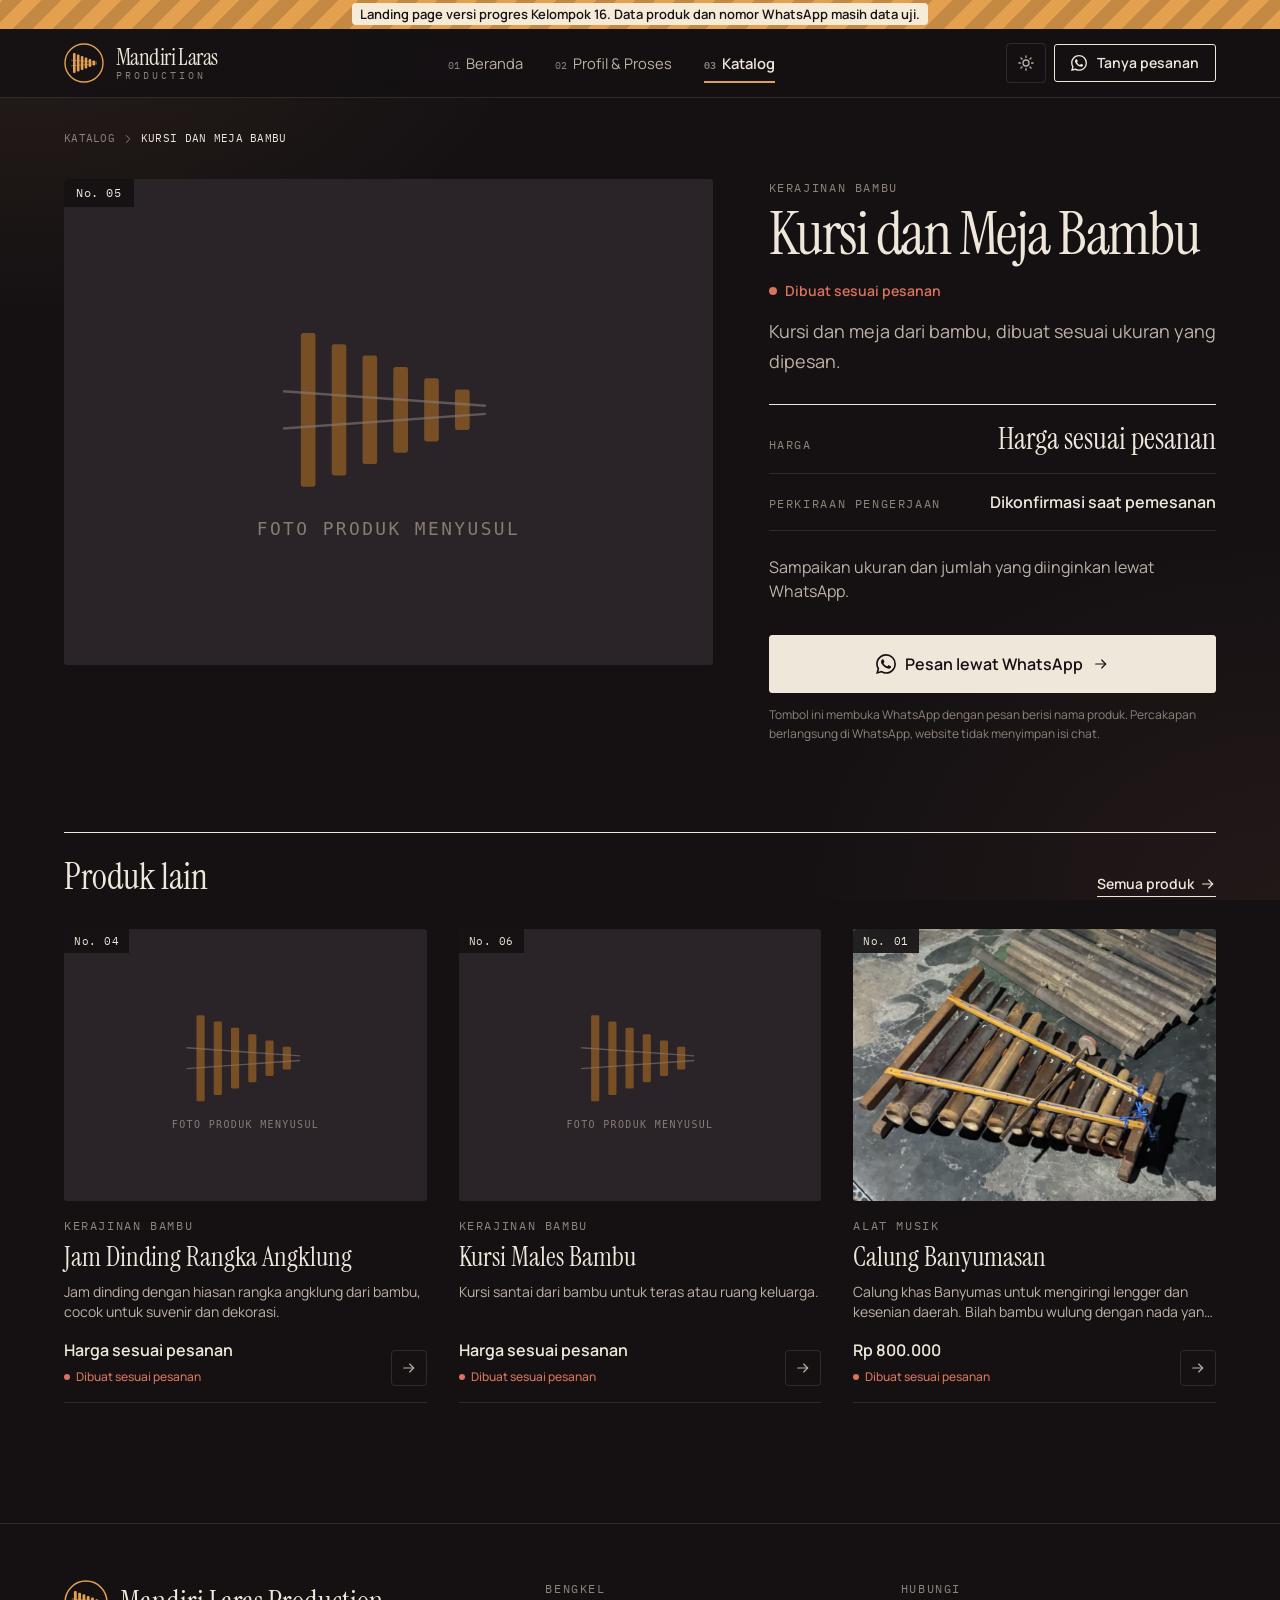
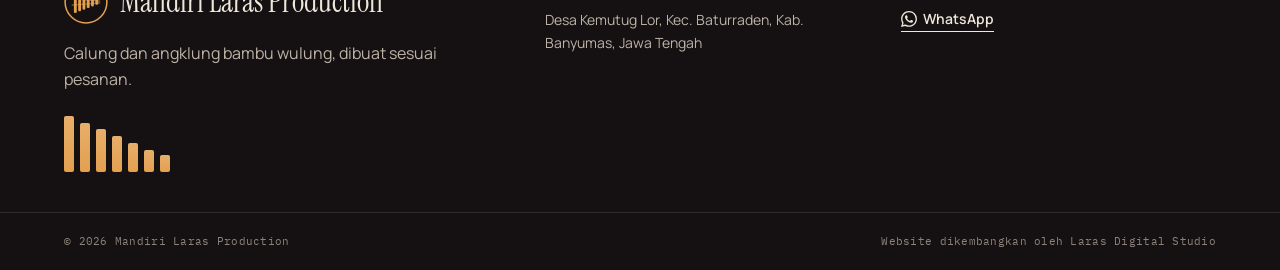
<file: produk-5.html>
<!DOCTYPE html>
<html lang="id" data-theme="dark">
<head>
    <meta charset="utf-8"/>
    <meta name="viewport" content="width=device-width, initial-scale=1"/>
    <title>Kursi dan Meja Bambu | Mandiri Laras Production</title>
    <meta name="description" content="Kursi dan meja dari bambu, dibuat sesuai ukuran yang dipesan."/>
    <meta name="robots" content="noindex, nofollow"/>
    <link rel="icon" href="assets/img/favicon.svg" type="image/svg+xml"/>
    <script>
        (function () {
            var t = null;
            try { t = localStorage.getItem('mlp-theme'); } catch (e) {}
            if (t !== 'light' && t !== 'dark') t = 'dark';
            document.documentElement.setAttribute('data-theme', t);
        })();
    </script>
    <link rel="preconnect" href="https://fonts.googleapis.com"/>
    <link rel="preconnect" href="https://fonts.gstatic.com" crossorigin/>
    <link rel="stylesheet" href="https://fonts.googleapis.com/css2?family=Instrument+Serif:ital@0;1&family=Manrope:wght@400;500;600;700&family=IBM+Plex+Mono:wght@400;500&display=swap"/>
    <link rel="stylesheet" href="assets/app.css"/>
</head>
<body class="min-h-screen flex flex-col text-ink font-body antialiased">

<div id="demo-banner" class="demo-stripe text-center text-xs sm:text-[13px] font-semibold px-4 py-1.5">
    <span class="bg-[#F6EBD6] px-2 py-0.5 rounded-sm"><span class="sm:hidden">Versi progres. Data masih data uji.</span><span class="hidden sm:inline">Landing page versi progres Kelompok 16. Data produk dan nomor WhatsApp masih data uji.</span></span>
</div>

<nav id="main-nav" class="sticky top-0 z-50 bg-paper/85 backdrop-blur-md border-b border-rule transition-shadow duration-300">
    <div class="max-w-container-max mx-auto px-gutter h-[68px] flex items-center justify-between gap-6">
        <a id="nav-logo" href="index.html" class="flex items-center gap-3 text-ink group">
            <span class="text-amber transition-transform duration-500 group-hover:rotate-[-8deg]"><svg class="w-10 h-10" viewBox="0 0 40 40" fill="none" aria-hidden="true">
    <circle cx="20" cy="20" r="19" stroke="currentColor" stroke-width="1.4"/>
    <g fill="currentColor">
        <rect x="9" y="10" width="2.6" height="20" rx="1"/><rect x="12.9" y="11.5" width="2.6" height="17" rx="1"/><rect x="16.8" y="13" width="2.6" height="14" rx="1"/>
        <rect x="20.7" y="14.5" width="2.6" height="11" rx="1"/><rect x="24.6" y="16" width="2.6" height="8" rx="1"/><rect x="28.5" y="17.5" width="2.6" height="5" rx="1"/>
    </g>
    <path d="M7 17.2 33 19.2M7 22.8 33 20.8" stroke="currentColor" stroke-width="1" opacity=".55"/>
</svg></span>
            <span class="leading-none">
                <span class="block font-display text-[1.45rem] tracking-tight">Mandiri Laras</span>
                <span class="block font-mono text-[10px] tracking-[0.3em] text-muted mt-0.5">PRODUCTION</span>
            </span>
        </a>

        <div class="hidden md:flex items-center gap-8">
            <a id="nav-home" href="index.html" class="nav-link"><span class="font-mono text-[10px] text-muted mr-1.5">01</span>Beranda</a>
            <a id="nav-profil" href="profil.html" class="nav-link"><span class="font-mono text-[10px] text-muted mr-1.5">02</span>Profil &amp; Proses</a>
            <a id="nav-katalog" href="katalog.html" class="nav-link" aria-current="page"><span class="font-mono text-[10px] text-muted mr-1.5">03</span>Katalog</a>
        </div>

        <div class="flex items-center gap-2">
            <button type="button" id="theme-toggle" class="w-10 h-10 rounded-sm border border-rule text-ink-soft hover:text-amber hover:border-amber transition-colors flex items-center justify-center" aria-label="Ganti tema terang atau gelap">
                <span class="theme-icon-dark"><svg class="w-[18px] h-[18px]" viewBox="0 0 24 24" fill="none" stroke="currentColor" stroke-width="1.7" stroke-linecap="round" stroke-linejoin="round" aria-hidden="true"><path d="M20 14.5A8 8 0 1 1 9.5 4a6.5 6.5 0 0 0 10.5 10.5z"/></svg></span>
                <span class="theme-icon-light"><svg class="w-[18px] h-[18px]" viewBox="0 0 24 24" fill="none" stroke="currentColor" stroke-width="1.7" stroke-linecap="round" stroke-linejoin="round" aria-hidden="true"><circle cx="12" cy="12" r="4"/><path d="M12 2.5v2M12 19.5v2M2.5 12h2M19.5 12h2M5.3 5.3l1.4 1.4M17.3 17.3l1.4 1.4M5.3 18.7l1.4-1.4M17.3 6.7l1.4-1.4"/></svg></span>
            </button>
            <a id="nav-wa" href="https://wa.me/6280000000000?text=Halo%20Mandiri%20Laras%20Production%2C%20saya%20mau%20tanya%20soal%20pesanan%20alat%20musik%20bambu." target="_blank" rel="noopener" class="hidden md:inline-flex btn btn-line !py-2 !px-4 text-sm"><svg class="w-4 h-4 fill-current" viewBox="0 0 24 24" aria-hidden="true"><path d="M17.472 14.382c-.297-.149-1.758-.867-2.03-.967-.273-.099-.471-.148-.67.15-.197.297-.767.966-.94 1.164-.173.199-.347.223-.644.075-.297-.15-1.255-.463-2.39-1.475-.883-.788-1.48-1.761-1.653-2.059-.173-.297-.018-.458.13-.606.134-.133.298-.347.446-.52.149-.174.198-.298.298-.497.099-.198.05-.371-.025-.52-.075-.149-.669-1.612-.916-2.207-.242-.579-.487-.5-.669-.51-.173-.008-.371-.01-.57-.01-.198 0-.52.074-.792.372-.272.297-1.04 1.016-1.04 2.479 0 1.462 1.065 2.875 1.213 3.074.149.198 2.096 3.2 5.077 4.487.709.306 1.262.489 1.694.625.712.227 1.36.195 1.871.118.571-.085 1.758-.719 2.006-1.413.248-.694.248-1.289.173-1.413-.074-.124-.272-.198-.57-.347m-5.421 7.403h-.004a9.87 9.87 0 01-5.031-1.378l-.361-.214-3.741.982.998-3.648-.235-.374a9.86 9.86 0 01-1.51-5.26c.001-5.45 4.436-9.884 9.888-9.884 2.64 0 5.122 1.03 6.988 2.898a9.825 9.825 0 012.893 6.994c-.003 5.45-4.437 9.884-9.885 9.884m8.413-18.297A11.815 11.815 0 0012.05 0C5.495 0 .16 5.335.157 11.892c0 2.096.547 4.142 1.588 5.945L.057 24l6.305-1.654a11.882 11.882 0 005.683 1.448h.005c6.554 0 11.89-5.335 11.893-11.893a11.821 11.821 0 00-3.48-8.413z"/></svg> Tanya pesanan</a>
            <button type="button" id="mobile-menu-btn" class="md:hidden w-10 h-10 rounded-sm border border-rule text-ink flex items-center justify-center" aria-label="Buka menu" aria-expanded="false" aria-controls="mobile-menu">
                <span class="menu-icon-open"><svg class="w-5 h-5" viewBox="0 0 24 24" fill="none" stroke="currentColor" stroke-width="1.7" stroke-linecap="round" stroke-linejoin="round" aria-hidden="true"><path d="M4 7h16"/><path d="M4 12h16"/><path d="M4 17h10"/></svg></span><span class="menu-icon-close"><svg class="w-5 h-5" viewBox="0 0 24 24" fill="none" stroke="currentColor" stroke-width="1.7" stroke-linecap="round" stroke-linejoin="round" aria-hidden="true"><path d="M6 6l12 12"/><path d="M18 6L6 18"/></svg></span>
            </button>
        </div>
    </div>

    <div id="mobile-menu" class="md:hidden hidden border-t border-rule bg-paper">
        <div class="px-gutter py-3 flex flex-col">
            <a href="index.html" class="py-3.5 border-b border-rule flex items-baseline gap-3 text-ink-soft"><span class="font-mono text-[11px] text-amber">01</span><span class="font-display text-2xl">Beranda</span></a>
            <a href="profil.html" class="py-3.5 border-b border-rule flex items-baseline gap-3 text-ink-soft"><span class="font-mono text-[11px] text-amber">02</span><span class="font-display text-2xl">Profil &amp; Proses</span></a>
            <a href="katalog.html" class="py-3.5 border-b border-rule flex items-baseline gap-3 text-ink font-semibold"><span class="font-mono text-[11px] text-amber">03</span><span class="font-display text-2xl">Katalog</span></a>
            <a href="https://wa.me/6280000000000?text=Halo%20Mandiri%20Laras%20Production%2C%20saya%20mau%20tanya%20soal%20pesanan%20alat%20musik%20bambu." target="_blank" rel="noopener" class="btn btn-ink mt-4 mb-2"><svg class="w-4 h-4 fill-current" viewBox="0 0 24 24" aria-hidden="true"><path d="M17.472 14.382c-.297-.149-1.758-.867-2.03-.967-.273-.099-.471-.148-.67.15-.197.297-.767.966-.94 1.164-.173.199-.347.223-.644.075-.297-.15-1.255-.463-2.39-1.475-.883-.788-1.48-1.761-1.653-2.059-.173-.297-.018-.458.13-.606.134-.133.298-.347.446-.52.149-.174.198-.298.298-.497.099-.198.05-.371-.025-.52-.075-.149-.669-1.612-.916-2.207-.242-.579-.487-.5-.669-.51-.173-.008-.371-.01-.57-.01-.198 0-.52.074-.792.372-.272.297-1.04 1.016-1.04 2.479 0 1.462 1.065 2.875 1.213 3.074.149.198 2.096 3.2 5.077 4.487.709.306 1.262.489 1.694.625.712.227 1.36.195 1.871.118.571-.085 1.758-.719 2.006-1.413.248-.694.248-1.289.173-1.413-.074-.124-.272-.198-.57-.347m-5.421 7.403h-.004a9.87 9.87 0 01-5.031-1.378l-.361-.214-3.741.982.998-3.648-.235-.374a9.86 9.86 0 01-1.51-5.26c.001-5.45 4.436-9.884 9.888-9.884 2.64 0 5.122 1.03 6.988 2.898a9.825 9.825 0 012.893 6.994c-.003 5.45-4.437 9.884-9.885 9.884m8.413-18.297A11.815 11.815 0 0012.05 0C5.495 0 .16 5.335.157 11.892c0 2.096.547 4.142 1.588 5.945L.057 24l6.305-1.654a11.882 11.882 0 005.683 1.448h.005c6.554 0 11.89-5.335 11.893-11.893a11.821 11.821 0 00-3.48-8.413z"/></svg> Tanya pesanan lewat WhatsApp</a>
        </div>
    </div>
</nav>

<div class="flex-1">
    <main id="konten">
    <section class="max-w-container-max mx-auto px-gutter pt-8 pb-12">
        <nav class="flex items-center gap-1.5 font-mono text-[11px] tracking-wide uppercase text-muted mb-8" aria-label="Breadcrumb">
            <a href="katalog.html" class="hover:text-amber transition-colors">Katalog</a>
            <svg class="w-3.5 h-3.5" viewBox="0 0 24 24" fill="none" stroke="currentColor" stroke-width="1.7" stroke-linecap="round" stroke-linejoin="round" aria-hidden="true"><path d="M9 6l6 6-6 6"/></svg>
            <span class="text-ink">Kursi dan Meja Bambu</span>
        </nav>

        <div class="grid lg:grid-cols-12 gap-10 lg:gap-14 items-start">
            <div class="lg:col-span-7 reveal-on-scroll">
                <div class="relative overflow-hidden rounded-[3px] bg-tint aspect-[4/3]">
                    <img src="assets/img/foto-menyusul.svg" alt="Kursi dan Meja Bambu" class="w-full h-full object-cover"/>
                    <span class="absolute top-0 left-0 bg-paper/90 backdrop-blur px-3 py-1.5 font-mono text-xs tracking-wider">No. 05</span>
                </div>
            </div>

            <div class="lg:col-span-5 reveal-on-scroll" data-delay="120">
                <p class="eyebrow">Kerajinan Bambu</p>
                <h1 class="font-display text-5xl md:text-6xl mt-2 leading-[1.02] tracking-tight">Kursi dan Meja Bambu</h1>
                <p class="mt-4 inline-flex items-center gap-2 text-sm font-semibold text-clay"><span class="w-2 h-2 rounded-full bg-clay"></span>Dibuat sesuai pesanan</p>
                <p class="mt-4 text-lg text-ink-soft leading-relaxed">Kursi dan meja dari bambu, dibuat sesuai ukuran yang dipesan.</p>

                <dl class="mt-7 border-t border-ink">
                    <div class="py-4 border-b border-rule flex justify-between items-baseline gap-4">
                        <dt class="eyebrow">Harga</dt>
                        <dd class="font-display text-3xl text-ink">Harga sesuai pesanan</dd>
                    </div>
                    <div class="py-4 border-b border-rule flex justify-between items-baseline gap-4">
                        <dt class="eyebrow">Perkiraan pengerjaan</dt>
                        <dd class="font-semibold text-right">Dikonfirmasi saat pemesanan</dd>
                    </div>
                </dl>

                <div class="prose-calung mt-6 text-ink-soft"><p>Sampaikan ukuran dan jumlah yang diinginkan lewat WhatsApp.</p></div>

                <div class="mt-8">
                    <a href="https://wa.me/6280000000000?text=Halo%20Mandiri%20Laras%20Production%2C%20saya%20tertarik%20dengan%20Kursi%20dan%20Meja%20Bambu.%20Apakah%20bisa%20dipesan%3F" target="_blank" rel="noopener" class="btn btn-ink w-full !py-4 text-base"><svg class="w-5 h-5 fill-current" viewBox="0 0 24 24" aria-hidden="true"><path d="M17.472 14.382c-.297-.149-1.758-.867-2.03-.967-.273-.099-.471-.148-.67.15-.197.297-.767.966-.94 1.164-.173.199-.347.223-.644.075-.297-.15-1.255-.463-2.39-1.475-.883-.788-1.48-1.761-1.653-2.059-.173-.297-.018-.458.13-.606.134-.133.298-.347.446-.52.149-.174.198-.298.298-.497.099-.198.05-.371-.025-.52-.075-.149-.669-1.612-.916-2.207-.242-.579-.487-.5-.669-.51-.173-.008-.371-.01-.57-.01-.198 0-.52.074-.792.372-.272.297-1.04 1.016-1.04 2.479 0 1.462 1.065 2.875 1.213 3.074.149.198 2.096 3.2 5.077 4.487.709.306 1.262.489 1.694.625.712.227 1.36.195 1.871.118.571-.085 1.758-.719 2.006-1.413.248-.694.248-1.289.173-1.413-.074-.124-.272-.198-.57-.347m-5.421 7.403h-.004a9.87 9.87 0 01-5.031-1.378l-.361-.214-3.741.982.998-3.648-.235-.374a9.86 9.86 0 01-1.51-5.26c.001-5.45 4.436-9.884 9.888-9.884 2.64 0 5.122 1.03 6.988 2.898a9.825 9.825 0 012.893 6.994c-.003 5.45-4.437 9.884-9.885 9.884m8.413-18.297A11.815 11.815 0 0012.05 0C5.495 0 .16 5.335.157 11.892c0 2.096.547 4.142 1.588 5.945L.057 24l6.305-1.654a11.882 11.882 0 005.683 1.448h.005c6.554 0 11.89-5.335 11.893-11.893a11.821 11.821 0 00-3.48-8.413z"/></svg> Pesan lewat WhatsApp <svg class="w-4 h-4 arrow" viewBox="0 0 24 24" fill="none" stroke="currentColor" stroke-width="1.7" stroke-linecap="round" stroke-linejoin="round" aria-hidden="true"><path d="M4 12h15"/><path d="M13 6l6 6-6 6"/></svg></a>
                    <p class="mt-3 text-xs text-muted leading-relaxed">Tombol ini membuka WhatsApp dengan pesan berisi nama produk. Percakapan berlangsung di WhatsApp, website tidak menyimpan isi chat.</p>
                </div>
            </div>
        </div>
    </section>

    <section class="max-w-container-max mx-auto px-gutter py-10">
        <div class="flex items-end justify-between gap-4 mb-8 border-t border-ink pt-6">
            <h2 class="font-display text-3xl md:text-4xl">Produk lain</h2>
            <a href="katalog.html" class="link-arrow text-ink text-sm">Semua produk <svg class="w-4 h-4" viewBox="0 0 24 24" fill="none" stroke="currentColor" stroke-width="1.7" stroke-linecap="round" stroke-linejoin="round" aria-hidden="true"><path d="M4 12h15"/><path d="M13 6l6 6-6 6"/></svg></a>
        </div>
        <div class="grid sm:grid-cols-2 lg:grid-cols-3 gap-x-8 gap-y-12">
            <a href="produk-4.html" data-category="Kerajinan Bambu" class="product-item product-card group reveal-on-scroll flex flex-col" data-delay="90">
                <div class="thumb relative aspect-[4/3] overflow-hidden bg-tint rounded-[3px]">
                    <img src="assets/img/foto-menyusul.svg" alt="Jam Dinding Rangka Angklung" loading="lazy" decoding="async" class="w-full h-full object-cover"/>
                    <span class="absolute top-0 left-0 bg-paper/90 backdrop-blur px-2.5 py-1 font-mono text-[11px] tracking-wider text-ink">No. 04</span>
                </div>
                <div class="pt-4 pb-1 border-b border-rule flex-1 flex flex-col">
                    <p class="eyebrow">Kerajinan Bambu</p>
                    <h3 class="mt-1.5 font-display text-[1.7rem] leading-tight text-ink"><span class="title">Jam Dinding Rangka Angklung</span></h3>
                    <p class="mt-2 text-sm text-ink-soft line-clamp-2 flex-1">Jam dinding dengan hiasan rangka angklung dari bambu, cocok untuk suvenir dan dekorasi.</p>
                    <div class="mt-4 mb-3 flex items-end justify-between gap-3">
                        <div>
                            <span class="block font-semibold text-ink">Harga sesuai pesanan</span>
                            <span class="mt-1 inline-flex items-center gap-1.5 text-xs text-clay font-medium"><span class="w-1.5 h-1.5 rounded-full bg-clay"></span>Dibuat sesuai pesanan</span>
                        </div>
                        <span class="w-9 h-9 shrink-0 border border-rule rounded-sm flex items-center justify-center text-ink-soft group-hover:bg-ink group-hover:text-paper group-hover:border-ink transition-colors"><svg class="w-4 h-4" viewBox="0 0 24 24" fill="none" stroke="currentColor" stroke-width="1.7" stroke-linecap="round" stroke-linejoin="round" aria-hidden="true"><path d="M4 12h15"/><path d="M13 6l6 6-6 6"/></svg></span>
                    </div>
                </div>
            </a>
            <a href="produk-6.html" data-category="Kerajinan Bambu" class="product-item product-card group reveal-on-scroll flex flex-col" data-delay="180">
                <div class="thumb relative aspect-[4/3] overflow-hidden bg-tint rounded-[3px]">
                    <img src="assets/img/foto-menyusul.svg" alt="Kursi Males Bambu" loading="lazy" decoding="async" class="w-full h-full object-cover"/>
                    <span class="absolute top-0 left-0 bg-paper/90 backdrop-blur px-2.5 py-1 font-mono text-[11px] tracking-wider text-ink">No. 06</span>
                </div>
                <div class="pt-4 pb-1 border-b border-rule flex-1 flex flex-col">
                    <p class="eyebrow">Kerajinan Bambu</p>
                    <h3 class="mt-1.5 font-display text-[1.7rem] leading-tight text-ink"><span class="title">Kursi Males Bambu</span></h3>
                    <p class="mt-2 text-sm text-ink-soft line-clamp-2 flex-1">Kursi santai dari bambu untuk teras atau ruang keluarga.</p>
                    <div class="mt-4 mb-3 flex items-end justify-between gap-3">
                        <div>
                            <span class="block font-semibold text-ink">Harga sesuai pesanan</span>
                            <span class="mt-1 inline-flex items-center gap-1.5 text-xs text-clay font-medium"><span class="w-1.5 h-1.5 rounded-full bg-clay"></span>Dibuat sesuai pesanan</span>
                        </div>
                        <span class="w-9 h-9 shrink-0 border border-rule rounded-sm flex items-center justify-center text-ink-soft group-hover:bg-ink group-hover:text-paper group-hover:border-ink transition-colors"><svg class="w-4 h-4" viewBox="0 0 24 24" fill="none" stroke="currentColor" stroke-width="1.7" stroke-linecap="round" stroke-linejoin="round" aria-hidden="true"><path d="M4 12h15"/><path d="M13 6l6 6-6 6"/></svg></span>
                    </div>
                </div>
            </a>
            <a href="produk-1.html" data-category="Alat Musik" class="product-item product-card group reveal-on-scroll flex flex-col" data-delay="270">
                <div class="thumb relative aspect-[4/3] overflow-hidden bg-tint rounded-[3px]">
                    <img src="assets/img/calung-jadi.jpg" alt="Calung Banyumasan" loading="lazy" decoding="async" class="w-full h-full object-cover"/>
                    <span class="absolute top-0 left-0 bg-paper/90 backdrop-blur px-2.5 py-1 font-mono text-[11px] tracking-wider text-ink">No. 01</span>
                </div>
                <div class="pt-4 pb-1 border-b border-rule flex-1 flex flex-col">
                    <p class="eyebrow">Alat Musik</p>
                    <h3 class="mt-1.5 font-display text-[1.7rem] leading-tight text-ink"><span class="title">Calung Banyumasan</span></h3>
                    <p class="mt-2 text-sm text-ink-soft line-clamp-2 flex-1">Calung khas Banyumas untuk mengiringi lengger dan kesenian daerah. Bilah bambu wulung dengan nada yang dicek memakai tuner.</p>
                    <div class="mt-4 mb-3 flex items-end justify-between gap-3">
                        <div>
                            <span class="block font-semibold text-ink">Rp 800.000</span>
                            <span class="mt-1 inline-flex items-center gap-1.5 text-xs text-clay font-medium"><span class="w-1.5 h-1.5 rounded-full bg-clay"></span>Dibuat sesuai pesanan</span>
                        </div>
                        <span class="w-9 h-9 shrink-0 border border-rule rounded-sm flex items-center justify-center text-ink-soft group-hover:bg-ink group-hover:text-paper group-hover:border-ink transition-colors"><svg class="w-4 h-4" viewBox="0 0 24 24" fill="none" stroke="currentColor" stroke-width="1.7" stroke-linecap="round" stroke-linejoin="round" aria-hidden="true"><path d="M4 12h15"/><path d="M13 6l6 6-6 6"/></svg></span>
                    </div>
                </div>
            </a>
        </div>
    </section>
    </main>
</div>

<footer class="mt-20 border-t border-rule">
    <div class="max-w-container-max mx-auto px-gutter pt-14 pb-10 grid gap-10 md:grid-cols-[1.4fr_1fr_1fr]">
        <div>
            <div class="flex items-center gap-3 text-amber">
                <svg class="w-11 h-11" viewBox="0 0 40 40" fill="none" aria-hidden="true">
    <circle cx="20" cy="20" r="19" stroke="currentColor" stroke-width="1.4"/>
    <g fill="currentColor">
        <rect x="9" y="10" width="2.6" height="20" rx="1"/><rect x="12.9" y="11.5" width="2.6" height="17" rx="1"/><rect x="16.8" y="13" width="2.6" height="14" rx="1"/>
        <rect x="20.7" y="14.5" width="2.6" height="11" rx="1"/><rect x="24.6" y="16" width="2.6" height="8" rx="1"/><rect x="28.5" y="17.5" width="2.6" height="5" rx="1"/>
    </g>
    <path d="M7 17.2 33 19.2M7 22.8 33 20.8" stroke="currentColor" stroke-width="1" opacity=".55"/>
</svg>
                <span class="font-display text-3xl text-ink">Mandiri Laras Production</span>
            </div>
            <p class="mt-4 text-ink-soft max-w-sm leading-relaxed">Calung dan angklung bambu wulung, dibuat sesuai pesanan.</p>
            <div class="bilah mt-6" aria-hidden="true"><span></span><span></span><span></span><span></span><span></span><span></span><span></span></div>
        </div>
        <div>
            <p class="eyebrow mb-3">Bengkel</p>
            <p class="text-sm text-ink-soft leading-relaxed">Desa Kemutug Lor, Kec. Baturraden, Kab. Banyumas, Jawa Tengah</p>
        </div>
        <div>
            <p class="eyebrow mb-3">Hubungi</p>
            <a href="https://wa.me/6280000000000?text=Halo%20Mandiri%20Laras%20Production%2C%20saya%20mau%20tanya%20soal%20pesanan%20alat%20musik%20bambu." target="_blank" rel="noopener" class="link-arrow text-sm"><svg class="w-4 h-4 fill-current" viewBox="0 0 24 24" aria-hidden="true"><path d="M17.472 14.382c-.297-.149-1.758-.867-2.03-.967-.273-.099-.471-.148-.67.15-.197.297-.767.966-.94 1.164-.173.199-.347.223-.644.075-.297-.15-1.255-.463-2.39-1.475-.883-.788-1.48-1.761-1.653-2.059-.173-.297-.018-.458.13-.606.134-.133.298-.347.446-.52.149-.174.198-.298.298-.497.099-.198.05-.371-.025-.52-.075-.149-.669-1.612-.916-2.207-.242-.579-.487-.5-.669-.51-.173-.008-.371-.01-.57-.01-.198 0-.52.074-.792.372-.272.297-1.04 1.016-1.04 2.479 0 1.462 1.065 2.875 1.213 3.074.149.198 2.096 3.2 5.077 4.487.709.306 1.262.489 1.694.625.712.227 1.36.195 1.871.118.571-.085 1.758-.719 2.006-1.413.248-.694.248-1.289.173-1.413-.074-.124-.272-.198-.57-.347m-5.421 7.403h-.004a9.87 9.87 0 01-5.031-1.378l-.361-.214-3.741.982.998-3.648-.235-.374a9.86 9.86 0 01-1.51-5.26c.001-5.45 4.436-9.884 9.888-9.884 2.64 0 5.122 1.03 6.988 2.898a9.825 9.825 0 012.893 6.994c-.003 5.45-4.437 9.884-9.885 9.884m8.413-18.297A11.815 11.815 0 0012.05 0C5.495 0 .16 5.335.157 11.892c0 2.096.547 4.142 1.588 5.945L.057 24l6.305-1.654a11.882 11.882 0 005.683 1.448h.005c6.554 0 11.89-5.335 11.893-11.893a11.821 11.821 0 00-3.48-8.413z"/></svg> WhatsApp</a>
        </div>
    </div>
    <div class="border-t border-rule">
        <div class="max-w-container-max mx-auto px-gutter py-5 flex flex-col sm:flex-row justify-between gap-2 font-mono text-[11px] tracking-wide text-muted">
            <p>&copy; 2026 Mandiri Laras Production</p>
            <p>Website dikembangkan oleh Laras Digital Studio</p>
        </div>
    </div>
</footer>

<script src="assets/site.js"></script>
</body>
</html>
</file>
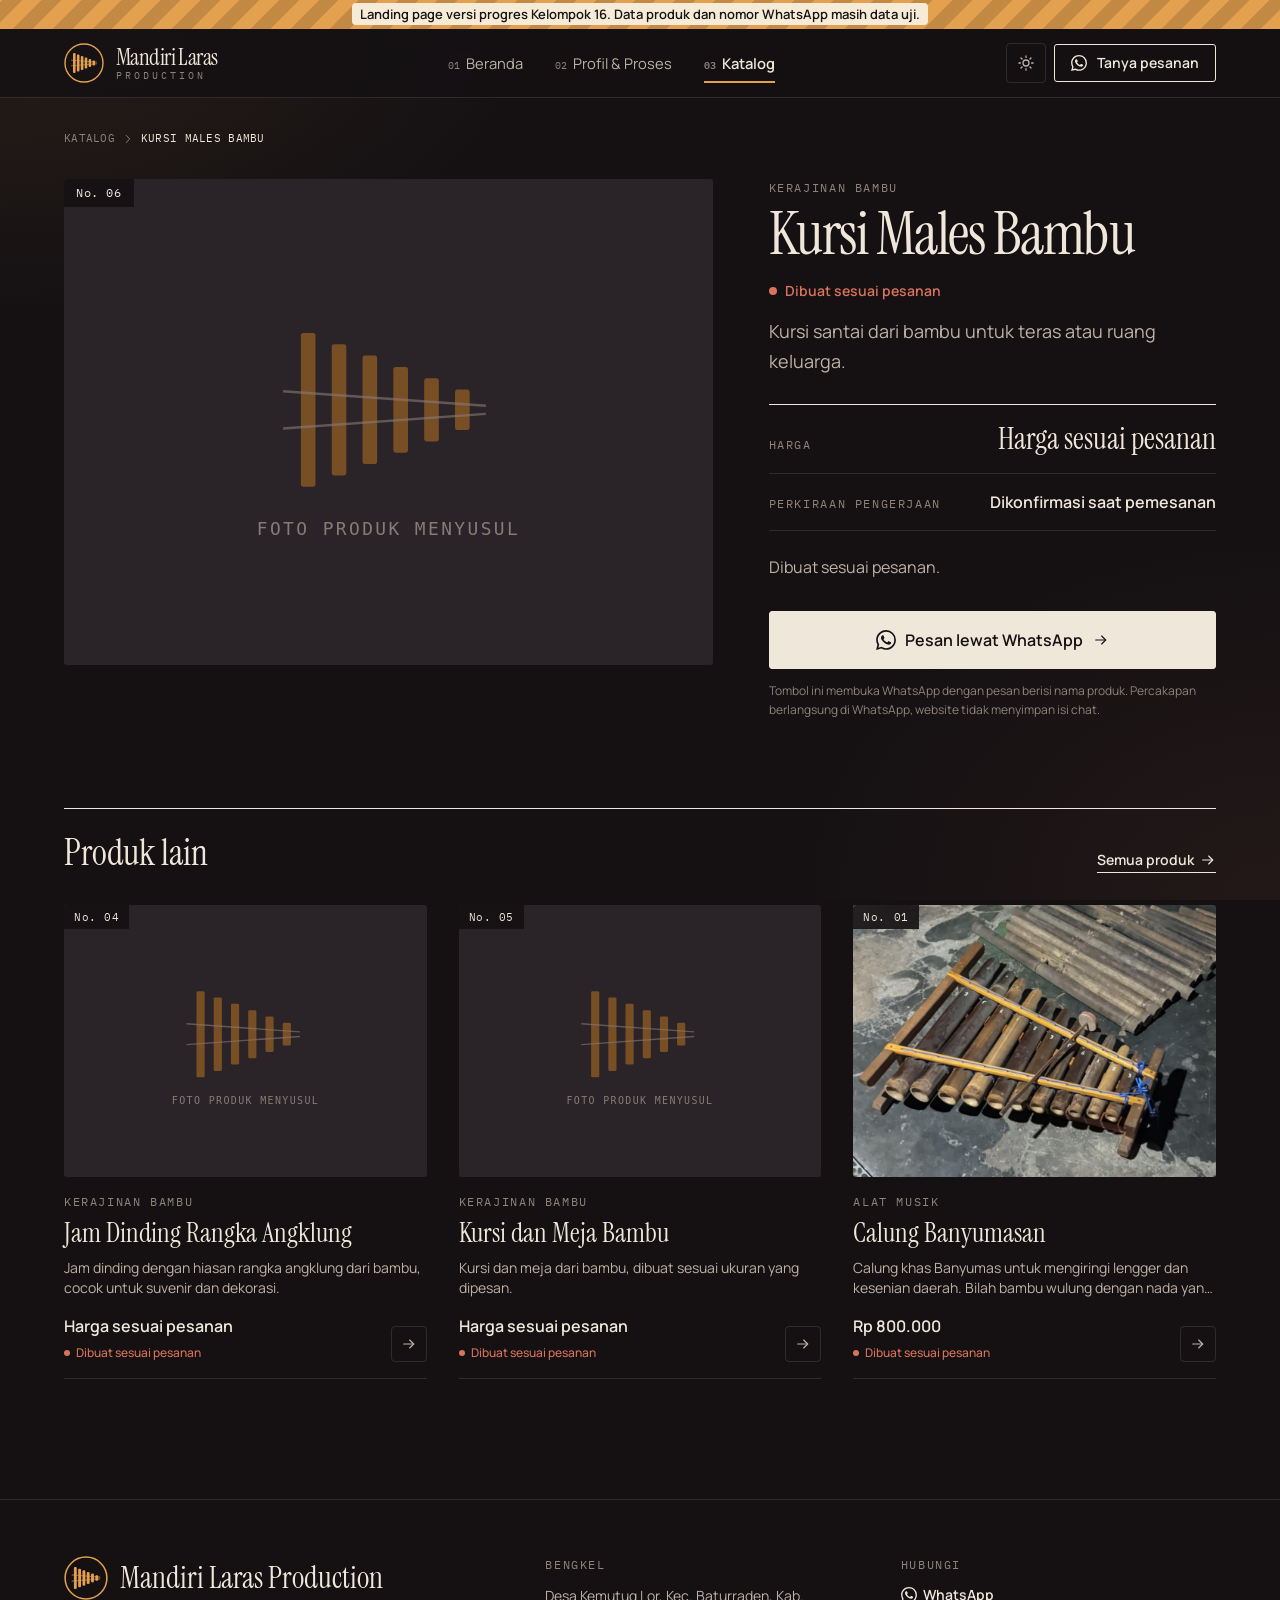
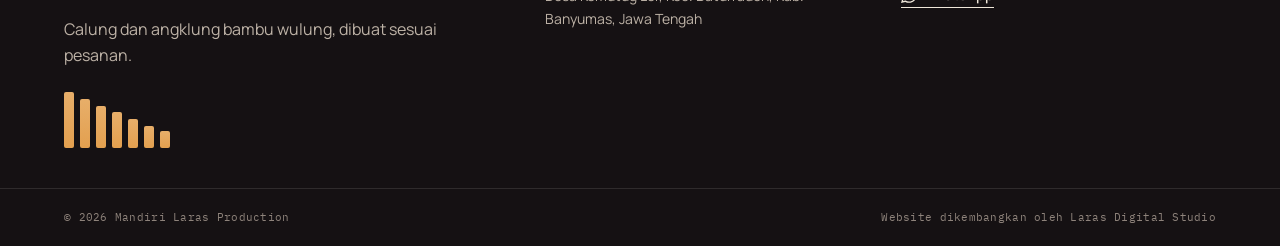
<file: produk-6.html>
<!DOCTYPE html>
<html lang="id" data-theme="dark">
<head>
    <meta charset="utf-8"/>
    <meta name="viewport" content="width=device-width, initial-scale=1"/>
    <title>Kursi Males Bambu | Mandiri Laras Production</title>
    <meta name="description" content="Kursi santai dari bambu untuk teras atau ruang keluarga."/>
    <meta name="robots" content="noindex, nofollow"/>
    <link rel="icon" href="assets/img/favicon.svg" type="image/svg+xml"/>
    <script>
        (function () {
            var t = null;
            try { t = localStorage.getItem('mlp-theme'); } catch (e) {}
            if (t !== 'light' && t !== 'dark') t = 'dark';
            document.documentElement.setAttribute('data-theme', t);
        })();
    </script>
    <link rel="preconnect" href="https://fonts.googleapis.com"/>
    <link rel="preconnect" href="https://fonts.gstatic.com" crossorigin/>
    <link rel="stylesheet" href="https://fonts.googleapis.com/css2?family=Instrument+Serif:ital@0;1&family=Manrope:wght@400;500;600;700&family=IBM+Plex+Mono:wght@400;500&display=swap"/>
    <link rel="stylesheet" href="assets/app.css"/>
</head>
<body class="min-h-screen flex flex-col text-ink font-body antialiased">

<div id="demo-banner" class="demo-stripe text-center text-xs sm:text-[13px] font-semibold px-4 py-1.5">
    <span class="bg-[#F6EBD6] px-2 py-0.5 rounded-sm"><span class="sm:hidden">Versi progres. Data masih data uji.</span><span class="hidden sm:inline">Landing page versi progres Kelompok 16. Data produk dan nomor WhatsApp masih data uji.</span></span>
</div>

<nav id="main-nav" class="sticky top-0 z-50 bg-paper/85 backdrop-blur-md border-b border-rule transition-shadow duration-300">
    <div class="max-w-container-max mx-auto px-gutter h-[68px] flex items-center justify-between gap-6">
        <a id="nav-logo" href="index.html" class="flex items-center gap-3 text-ink group">
            <span class="text-amber transition-transform duration-500 group-hover:rotate-[-8deg]"><svg class="w-10 h-10" viewBox="0 0 40 40" fill="none" aria-hidden="true">
    <circle cx="20" cy="20" r="19" stroke="currentColor" stroke-width="1.4"/>
    <g fill="currentColor">
        <rect x="9" y="10" width="2.6" height="20" rx="1"/><rect x="12.9" y="11.5" width="2.6" height="17" rx="1"/><rect x="16.8" y="13" width="2.6" height="14" rx="1"/>
        <rect x="20.7" y="14.5" width="2.6" height="11" rx="1"/><rect x="24.6" y="16" width="2.6" height="8" rx="1"/><rect x="28.5" y="17.5" width="2.6" height="5" rx="1"/>
    </g>
    <path d="M7 17.2 33 19.2M7 22.8 33 20.8" stroke="currentColor" stroke-width="1" opacity=".55"/>
</svg></span>
            <span class="leading-none">
                <span class="block font-display text-[1.45rem] tracking-tight">Mandiri Laras</span>
                <span class="block font-mono text-[10px] tracking-[0.3em] text-muted mt-0.5">PRODUCTION</span>
            </span>
        </a>

        <div class="hidden md:flex items-center gap-8">
            <a id="nav-home" href="index.html" class="nav-link"><span class="font-mono text-[10px] text-muted mr-1.5">01</span>Beranda</a>
            <a id="nav-profil" href="profil.html" class="nav-link"><span class="font-mono text-[10px] text-muted mr-1.5">02</span>Profil &amp; Proses</a>
            <a id="nav-katalog" href="katalog.html" class="nav-link" aria-current="page"><span class="font-mono text-[10px] text-muted mr-1.5">03</span>Katalog</a>
        </div>

        <div class="flex items-center gap-2">
            <button type="button" id="theme-toggle" class="w-10 h-10 rounded-sm border border-rule text-ink-soft hover:text-amber hover:border-amber transition-colors flex items-center justify-center" aria-label="Ganti tema terang atau gelap">
                <span class="theme-icon-dark"><svg class="w-[18px] h-[18px]" viewBox="0 0 24 24" fill="none" stroke="currentColor" stroke-width="1.7" stroke-linecap="round" stroke-linejoin="round" aria-hidden="true"><path d="M20 14.5A8 8 0 1 1 9.5 4a6.5 6.5 0 0 0 10.5 10.5z"/></svg></span>
                <span class="theme-icon-light"><svg class="w-[18px] h-[18px]" viewBox="0 0 24 24" fill="none" stroke="currentColor" stroke-width="1.7" stroke-linecap="round" stroke-linejoin="round" aria-hidden="true"><circle cx="12" cy="12" r="4"/><path d="M12 2.5v2M12 19.5v2M2.5 12h2M19.5 12h2M5.3 5.3l1.4 1.4M17.3 17.3l1.4 1.4M5.3 18.7l1.4-1.4M17.3 6.7l1.4-1.4"/></svg></span>
            </button>
            <a id="nav-wa" href="https://wa.me/6280000000000?text=Halo%20Mandiri%20Laras%20Production%2C%20saya%20mau%20tanya%20soal%20pesanan%20alat%20musik%20bambu." target="_blank" rel="noopener" class="hidden md:inline-flex btn btn-line !py-2 !px-4 text-sm"><svg class="w-4 h-4 fill-current" viewBox="0 0 24 24" aria-hidden="true"><path d="M17.472 14.382c-.297-.149-1.758-.867-2.03-.967-.273-.099-.471-.148-.67.15-.197.297-.767.966-.94 1.164-.173.199-.347.223-.644.075-.297-.15-1.255-.463-2.39-1.475-.883-.788-1.48-1.761-1.653-2.059-.173-.297-.018-.458.13-.606.134-.133.298-.347.446-.52.149-.174.198-.298.298-.497.099-.198.05-.371-.025-.52-.075-.149-.669-1.612-.916-2.207-.242-.579-.487-.5-.669-.51-.173-.008-.371-.01-.57-.01-.198 0-.52.074-.792.372-.272.297-1.04 1.016-1.04 2.479 0 1.462 1.065 2.875 1.213 3.074.149.198 2.096 3.2 5.077 4.487.709.306 1.262.489 1.694.625.712.227 1.36.195 1.871.118.571-.085 1.758-.719 2.006-1.413.248-.694.248-1.289.173-1.413-.074-.124-.272-.198-.57-.347m-5.421 7.403h-.004a9.87 9.87 0 01-5.031-1.378l-.361-.214-3.741.982.998-3.648-.235-.374a9.86 9.86 0 01-1.51-5.26c.001-5.45 4.436-9.884 9.888-9.884 2.64 0 5.122 1.03 6.988 2.898a9.825 9.825 0 012.893 6.994c-.003 5.45-4.437 9.884-9.885 9.884m8.413-18.297A11.815 11.815 0 0012.05 0C5.495 0 .16 5.335.157 11.892c0 2.096.547 4.142 1.588 5.945L.057 24l6.305-1.654a11.882 11.882 0 005.683 1.448h.005c6.554 0 11.89-5.335 11.893-11.893a11.821 11.821 0 00-3.48-8.413z"/></svg> Tanya pesanan</a>
            <button type="button" id="mobile-menu-btn" class="md:hidden w-10 h-10 rounded-sm border border-rule text-ink flex items-center justify-center" aria-label="Buka menu" aria-expanded="false" aria-controls="mobile-menu">
                <span class="menu-icon-open"><svg class="w-5 h-5" viewBox="0 0 24 24" fill="none" stroke="currentColor" stroke-width="1.7" stroke-linecap="round" stroke-linejoin="round" aria-hidden="true"><path d="M4 7h16"/><path d="M4 12h16"/><path d="M4 17h10"/></svg></span><span class="menu-icon-close"><svg class="w-5 h-5" viewBox="0 0 24 24" fill="none" stroke="currentColor" stroke-width="1.7" stroke-linecap="round" stroke-linejoin="round" aria-hidden="true"><path d="M6 6l12 12"/><path d="M18 6L6 18"/></svg></span>
            </button>
        </div>
    </div>

    <div id="mobile-menu" class="md:hidden hidden border-t border-rule bg-paper">
        <div class="px-gutter py-3 flex flex-col">
            <a href="index.html" class="py-3.5 border-b border-rule flex items-baseline gap-3 text-ink-soft"><span class="font-mono text-[11px] text-amber">01</span><span class="font-display text-2xl">Beranda</span></a>
            <a href="profil.html" class="py-3.5 border-b border-rule flex items-baseline gap-3 text-ink-soft"><span class="font-mono text-[11px] text-amber">02</span><span class="font-display text-2xl">Profil &amp; Proses</span></a>
            <a href="katalog.html" class="py-3.5 border-b border-rule flex items-baseline gap-3 text-ink font-semibold"><span class="font-mono text-[11px] text-amber">03</span><span class="font-display text-2xl">Katalog</span></a>
            <a href="https://wa.me/6280000000000?text=Halo%20Mandiri%20Laras%20Production%2C%20saya%20mau%20tanya%20soal%20pesanan%20alat%20musik%20bambu." target="_blank" rel="noopener" class="btn btn-ink mt-4 mb-2"><svg class="w-4 h-4 fill-current" viewBox="0 0 24 24" aria-hidden="true"><path d="M17.472 14.382c-.297-.149-1.758-.867-2.03-.967-.273-.099-.471-.148-.67.15-.197.297-.767.966-.94 1.164-.173.199-.347.223-.644.075-.297-.15-1.255-.463-2.39-1.475-.883-.788-1.48-1.761-1.653-2.059-.173-.297-.018-.458.13-.606.134-.133.298-.347.446-.52.149-.174.198-.298.298-.497.099-.198.05-.371-.025-.52-.075-.149-.669-1.612-.916-2.207-.242-.579-.487-.5-.669-.51-.173-.008-.371-.01-.57-.01-.198 0-.52.074-.792.372-.272.297-1.04 1.016-1.04 2.479 0 1.462 1.065 2.875 1.213 3.074.149.198 2.096 3.2 5.077 4.487.709.306 1.262.489 1.694.625.712.227 1.36.195 1.871.118.571-.085 1.758-.719 2.006-1.413.248-.694.248-1.289.173-1.413-.074-.124-.272-.198-.57-.347m-5.421 7.403h-.004a9.87 9.87 0 01-5.031-1.378l-.361-.214-3.741.982.998-3.648-.235-.374a9.86 9.86 0 01-1.51-5.26c.001-5.45 4.436-9.884 9.888-9.884 2.64 0 5.122 1.03 6.988 2.898a9.825 9.825 0 012.893 6.994c-.003 5.45-4.437 9.884-9.885 9.884m8.413-18.297A11.815 11.815 0 0012.05 0C5.495 0 .16 5.335.157 11.892c0 2.096.547 4.142 1.588 5.945L.057 24l6.305-1.654a11.882 11.882 0 005.683 1.448h.005c6.554 0 11.89-5.335 11.893-11.893a11.821 11.821 0 00-3.48-8.413z"/></svg> Tanya pesanan lewat WhatsApp</a>
        </div>
    </div>
</nav>

<div class="flex-1">
    <main id="konten">
    <section class="max-w-container-max mx-auto px-gutter pt-8 pb-12">
        <nav class="flex items-center gap-1.5 font-mono text-[11px] tracking-wide uppercase text-muted mb-8" aria-label="Breadcrumb">
            <a href="katalog.html" class="hover:text-amber transition-colors">Katalog</a>
            <svg class="w-3.5 h-3.5" viewBox="0 0 24 24" fill="none" stroke="currentColor" stroke-width="1.7" stroke-linecap="round" stroke-linejoin="round" aria-hidden="true"><path d="M9 6l6 6-6 6"/></svg>
            <span class="text-ink">Kursi Males Bambu</span>
        </nav>

        <div class="grid lg:grid-cols-12 gap-10 lg:gap-14 items-start">
            <div class="lg:col-span-7 reveal-on-scroll">
                <div class="relative overflow-hidden rounded-[3px] bg-tint aspect-[4/3]">
                    <img src="assets/img/foto-menyusul.svg" alt="Kursi Males Bambu" class="w-full h-full object-cover"/>
                    <span class="absolute top-0 left-0 bg-paper/90 backdrop-blur px-3 py-1.5 font-mono text-xs tracking-wider">No. 06</span>
                </div>
            </div>

            <div class="lg:col-span-5 reveal-on-scroll" data-delay="120">
                <p class="eyebrow">Kerajinan Bambu</p>
                <h1 class="font-display text-5xl md:text-6xl mt-2 leading-[1.02] tracking-tight">Kursi Males Bambu</h1>
                <p class="mt-4 inline-flex items-center gap-2 text-sm font-semibold text-clay"><span class="w-2 h-2 rounded-full bg-clay"></span>Dibuat sesuai pesanan</p>
                <p class="mt-4 text-lg text-ink-soft leading-relaxed">Kursi santai dari bambu untuk teras atau ruang keluarga.</p>

                <dl class="mt-7 border-t border-ink">
                    <div class="py-4 border-b border-rule flex justify-between items-baseline gap-4">
                        <dt class="eyebrow">Harga</dt>
                        <dd class="font-display text-3xl text-ink">Harga sesuai pesanan</dd>
                    </div>
                    <div class="py-4 border-b border-rule flex justify-between items-baseline gap-4">
                        <dt class="eyebrow">Perkiraan pengerjaan</dt>
                        <dd class="font-semibold text-right">Dikonfirmasi saat pemesanan</dd>
                    </div>
                </dl>

                <div class="prose-calung mt-6 text-ink-soft"><p>Dibuat sesuai pesanan.</p></div>

                <div class="mt-8">
                    <a href="https://wa.me/6280000000000?text=Halo%20Mandiri%20Laras%20Production%2C%20saya%20tertarik%20dengan%20Kursi%20Males%20Bambu.%20Apakah%20bisa%20dipesan%3F" target="_blank" rel="noopener" class="btn btn-ink w-full !py-4 text-base"><svg class="w-5 h-5 fill-current" viewBox="0 0 24 24" aria-hidden="true"><path d="M17.472 14.382c-.297-.149-1.758-.867-2.03-.967-.273-.099-.471-.148-.67.15-.197.297-.767.966-.94 1.164-.173.199-.347.223-.644.075-.297-.15-1.255-.463-2.39-1.475-.883-.788-1.48-1.761-1.653-2.059-.173-.297-.018-.458.13-.606.134-.133.298-.347.446-.52.149-.174.198-.298.298-.497.099-.198.05-.371-.025-.52-.075-.149-.669-1.612-.916-2.207-.242-.579-.487-.5-.669-.51-.173-.008-.371-.01-.57-.01-.198 0-.52.074-.792.372-.272.297-1.04 1.016-1.04 2.479 0 1.462 1.065 2.875 1.213 3.074.149.198 2.096 3.2 5.077 4.487.709.306 1.262.489 1.694.625.712.227 1.36.195 1.871.118.571-.085 1.758-.719 2.006-1.413.248-.694.248-1.289.173-1.413-.074-.124-.272-.198-.57-.347m-5.421 7.403h-.004a9.87 9.87 0 01-5.031-1.378l-.361-.214-3.741.982.998-3.648-.235-.374a9.86 9.86 0 01-1.51-5.26c.001-5.45 4.436-9.884 9.888-9.884 2.64 0 5.122 1.03 6.988 2.898a9.825 9.825 0 012.893 6.994c-.003 5.45-4.437 9.884-9.885 9.884m8.413-18.297A11.815 11.815 0 0012.05 0C5.495 0 .16 5.335.157 11.892c0 2.096.547 4.142 1.588 5.945L.057 24l6.305-1.654a11.882 11.882 0 005.683 1.448h.005c6.554 0 11.89-5.335 11.893-11.893a11.821 11.821 0 00-3.48-8.413z"/></svg> Pesan lewat WhatsApp <svg class="w-4 h-4 arrow" viewBox="0 0 24 24" fill="none" stroke="currentColor" stroke-width="1.7" stroke-linecap="round" stroke-linejoin="round" aria-hidden="true"><path d="M4 12h15"/><path d="M13 6l6 6-6 6"/></svg></a>
                    <p class="mt-3 text-xs text-muted leading-relaxed">Tombol ini membuka WhatsApp dengan pesan berisi nama produk. Percakapan berlangsung di WhatsApp, website tidak menyimpan isi chat.</p>
                </div>
            </div>
        </div>
    </section>

    <section class="max-w-container-max mx-auto px-gutter py-10">
        <div class="flex items-end justify-between gap-4 mb-8 border-t border-ink pt-6">
            <h2 class="font-display text-3xl md:text-4xl">Produk lain</h2>
            <a href="katalog.html" class="link-arrow text-ink text-sm">Semua produk <svg class="w-4 h-4" viewBox="0 0 24 24" fill="none" stroke="currentColor" stroke-width="1.7" stroke-linecap="round" stroke-linejoin="round" aria-hidden="true"><path d="M4 12h15"/><path d="M13 6l6 6-6 6"/></svg></a>
        </div>
        <div class="grid sm:grid-cols-2 lg:grid-cols-3 gap-x-8 gap-y-12">
            <a href="produk-4.html" data-category="Kerajinan Bambu" class="product-item product-card group reveal-on-scroll flex flex-col" data-delay="90">
                <div class="thumb relative aspect-[4/3] overflow-hidden bg-tint rounded-[3px]">
                    <img src="assets/img/foto-menyusul.svg" alt="Jam Dinding Rangka Angklung" loading="lazy" decoding="async" class="w-full h-full object-cover"/>
                    <span class="absolute top-0 left-0 bg-paper/90 backdrop-blur px-2.5 py-1 font-mono text-[11px] tracking-wider text-ink">No. 04</span>
                </div>
                <div class="pt-4 pb-1 border-b border-rule flex-1 flex flex-col">
                    <p class="eyebrow">Kerajinan Bambu</p>
                    <h3 class="mt-1.5 font-display text-[1.7rem] leading-tight text-ink"><span class="title">Jam Dinding Rangka Angklung</span></h3>
                    <p class="mt-2 text-sm text-ink-soft line-clamp-2 flex-1">Jam dinding dengan hiasan rangka angklung dari bambu, cocok untuk suvenir dan dekorasi.</p>
                    <div class="mt-4 mb-3 flex items-end justify-between gap-3">
                        <div>
                            <span class="block font-semibold text-ink">Harga sesuai pesanan</span>
                            <span class="mt-1 inline-flex items-center gap-1.5 text-xs text-clay font-medium"><span class="w-1.5 h-1.5 rounded-full bg-clay"></span>Dibuat sesuai pesanan</span>
                        </div>
                        <span class="w-9 h-9 shrink-0 border border-rule rounded-sm flex items-center justify-center text-ink-soft group-hover:bg-ink group-hover:text-paper group-hover:border-ink transition-colors"><svg class="w-4 h-4" viewBox="0 0 24 24" fill="none" stroke="currentColor" stroke-width="1.7" stroke-linecap="round" stroke-linejoin="round" aria-hidden="true"><path d="M4 12h15"/><path d="M13 6l6 6-6 6"/></svg></span>
                    </div>
                </div>
            </a>
            <a href="produk-5.html" data-category="Kerajinan Bambu" class="product-item product-card group reveal-on-scroll flex flex-col" data-delay="180">
                <div class="thumb relative aspect-[4/3] overflow-hidden bg-tint rounded-[3px]">
                    <img src="assets/img/foto-menyusul.svg" alt="Kursi dan Meja Bambu" loading="lazy" decoding="async" class="w-full h-full object-cover"/>
                    <span class="absolute top-0 left-0 bg-paper/90 backdrop-blur px-2.5 py-1 font-mono text-[11px] tracking-wider text-ink">No. 05</span>
                </div>
                <div class="pt-4 pb-1 border-b border-rule flex-1 flex flex-col">
                    <p class="eyebrow">Kerajinan Bambu</p>
                    <h3 class="mt-1.5 font-display text-[1.7rem] leading-tight text-ink"><span class="title">Kursi dan Meja Bambu</span></h3>
                    <p class="mt-2 text-sm text-ink-soft line-clamp-2 flex-1">Kursi dan meja dari bambu, dibuat sesuai ukuran yang dipesan.</p>
                    <div class="mt-4 mb-3 flex items-end justify-between gap-3">
                        <div>
                            <span class="block font-semibold text-ink">Harga sesuai pesanan</span>
                            <span class="mt-1 inline-flex items-center gap-1.5 text-xs text-clay font-medium"><span class="w-1.5 h-1.5 rounded-full bg-clay"></span>Dibuat sesuai pesanan</span>
                        </div>
                        <span class="w-9 h-9 shrink-0 border border-rule rounded-sm flex items-center justify-center text-ink-soft group-hover:bg-ink group-hover:text-paper group-hover:border-ink transition-colors"><svg class="w-4 h-4" viewBox="0 0 24 24" fill="none" stroke="currentColor" stroke-width="1.7" stroke-linecap="round" stroke-linejoin="round" aria-hidden="true"><path d="M4 12h15"/><path d="M13 6l6 6-6 6"/></svg></span>
                    </div>
                </div>
            </a>
            <a href="produk-1.html" data-category="Alat Musik" class="product-item product-card group reveal-on-scroll flex flex-col" data-delay="270">
                <div class="thumb relative aspect-[4/3] overflow-hidden bg-tint rounded-[3px]">
                    <img src="assets/img/calung-jadi.jpg" alt="Calung Banyumasan" loading="lazy" decoding="async" class="w-full h-full object-cover"/>
                    <span class="absolute top-0 left-0 bg-paper/90 backdrop-blur px-2.5 py-1 font-mono text-[11px] tracking-wider text-ink">No. 01</span>
                </div>
                <div class="pt-4 pb-1 border-b border-rule flex-1 flex flex-col">
                    <p class="eyebrow">Alat Musik</p>
                    <h3 class="mt-1.5 font-display text-[1.7rem] leading-tight text-ink"><span class="title">Calung Banyumasan</span></h3>
                    <p class="mt-2 text-sm text-ink-soft line-clamp-2 flex-1">Calung khas Banyumas untuk mengiringi lengger dan kesenian daerah. Bilah bambu wulung dengan nada yang dicek memakai tuner.</p>
                    <div class="mt-4 mb-3 flex items-end justify-between gap-3">
                        <div>
                            <span class="block font-semibold text-ink">Rp 800.000</span>
                            <span class="mt-1 inline-flex items-center gap-1.5 text-xs text-clay font-medium"><span class="w-1.5 h-1.5 rounded-full bg-clay"></span>Dibuat sesuai pesanan</span>
                        </div>
                        <span class="w-9 h-9 shrink-0 border border-rule rounded-sm flex items-center justify-center text-ink-soft group-hover:bg-ink group-hover:text-paper group-hover:border-ink transition-colors"><svg class="w-4 h-4" viewBox="0 0 24 24" fill="none" stroke="currentColor" stroke-width="1.7" stroke-linecap="round" stroke-linejoin="round" aria-hidden="true"><path d="M4 12h15"/><path d="M13 6l6 6-6 6"/></svg></span>
                    </div>
                </div>
            </a>
        </div>
    </section>
    </main>
</div>

<footer class="mt-20 border-t border-rule">
    <div class="max-w-container-max mx-auto px-gutter pt-14 pb-10 grid gap-10 md:grid-cols-[1.4fr_1fr_1fr]">
        <div>
            <div class="flex items-center gap-3 text-amber">
                <svg class="w-11 h-11" viewBox="0 0 40 40" fill="none" aria-hidden="true">
    <circle cx="20" cy="20" r="19" stroke="currentColor" stroke-width="1.4"/>
    <g fill="currentColor">
        <rect x="9" y="10" width="2.6" height="20" rx="1"/><rect x="12.9" y="11.5" width="2.6" height="17" rx="1"/><rect x="16.8" y="13" width="2.6" height="14" rx="1"/>
        <rect x="20.7" y="14.5" width="2.6" height="11" rx="1"/><rect x="24.6" y="16" width="2.6" height="8" rx="1"/><rect x="28.5" y="17.5" width="2.6" height="5" rx="1"/>
    </g>
    <path d="M7 17.2 33 19.2M7 22.8 33 20.8" stroke="currentColor" stroke-width="1" opacity=".55"/>
</svg>
                <span class="font-display text-3xl text-ink">Mandiri Laras Production</span>
            </div>
            <p class="mt-4 text-ink-soft max-w-sm leading-relaxed">Calung dan angklung bambu wulung, dibuat sesuai pesanan.</p>
            <div class="bilah mt-6" aria-hidden="true"><span></span><span></span><span></span><span></span><span></span><span></span><span></span></div>
        </div>
        <div>
            <p class="eyebrow mb-3">Bengkel</p>
            <p class="text-sm text-ink-soft leading-relaxed">Desa Kemutug Lor, Kec. Baturraden, Kab. Banyumas, Jawa Tengah</p>
        </div>
        <div>
            <p class="eyebrow mb-3">Hubungi</p>
            <a href="https://wa.me/6280000000000?text=Halo%20Mandiri%20Laras%20Production%2C%20saya%20mau%20tanya%20soal%20pesanan%20alat%20musik%20bambu." target="_blank" rel="noopener" class="link-arrow text-sm"><svg class="w-4 h-4 fill-current" viewBox="0 0 24 24" aria-hidden="true"><path d="M17.472 14.382c-.297-.149-1.758-.867-2.03-.967-.273-.099-.471-.148-.67.15-.197.297-.767.966-.94 1.164-.173.199-.347.223-.644.075-.297-.15-1.255-.463-2.39-1.475-.883-.788-1.48-1.761-1.653-2.059-.173-.297-.018-.458.13-.606.134-.133.298-.347.446-.52.149-.174.198-.298.298-.497.099-.198.05-.371-.025-.52-.075-.149-.669-1.612-.916-2.207-.242-.579-.487-.5-.669-.51-.173-.008-.371-.01-.57-.01-.198 0-.52.074-.792.372-.272.297-1.04 1.016-1.04 2.479 0 1.462 1.065 2.875 1.213 3.074.149.198 2.096 3.2 5.077 4.487.709.306 1.262.489 1.694.625.712.227 1.36.195 1.871.118.571-.085 1.758-.719 2.006-1.413.248-.694.248-1.289.173-1.413-.074-.124-.272-.198-.57-.347m-5.421 7.403h-.004a9.87 9.87 0 01-5.031-1.378l-.361-.214-3.741.982.998-3.648-.235-.374a9.86 9.86 0 01-1.51-5.26c.001-5.45 4.436-9.884 9.888-9.884 2.64 0 5.122 1.03 6.988 2.898a9.825 9.825 0 012.893 6.994c-.003 5.45-4.437 9.884-9.885 9.884m8.413-18.297A11.815 11.815 0 0012.05 0C5.495 0 .16 5.335.157 11.892c0 2.096.547 4.142 1.588 5.945L.057 24l6.305-1.654a11.882 11.882 0 005.683 1.448h.005c6.554 0 11.89-5.335 11.893-11.893a11.821 11.821 0 00-3.48-8.413z"/></svg> WhatsApp</a>
        </div>
    </div>
    <div class="border-t border-rule">
        <div class="max-w-container-max mx-auto px-gutter py-5 flex flex-col sm:flex-row justify-between gap-2 font-mono text-[11px] tracking-wide text-muted">
            <p>&copy; 2026 Mandiri Laras Production</p>
            <p>Website dikembangkan oleh Laras Digital Studio</p>
        </div>
    </div>
</footer>

<script src="assets/site.js"></script>
</body>
</html>
</file>
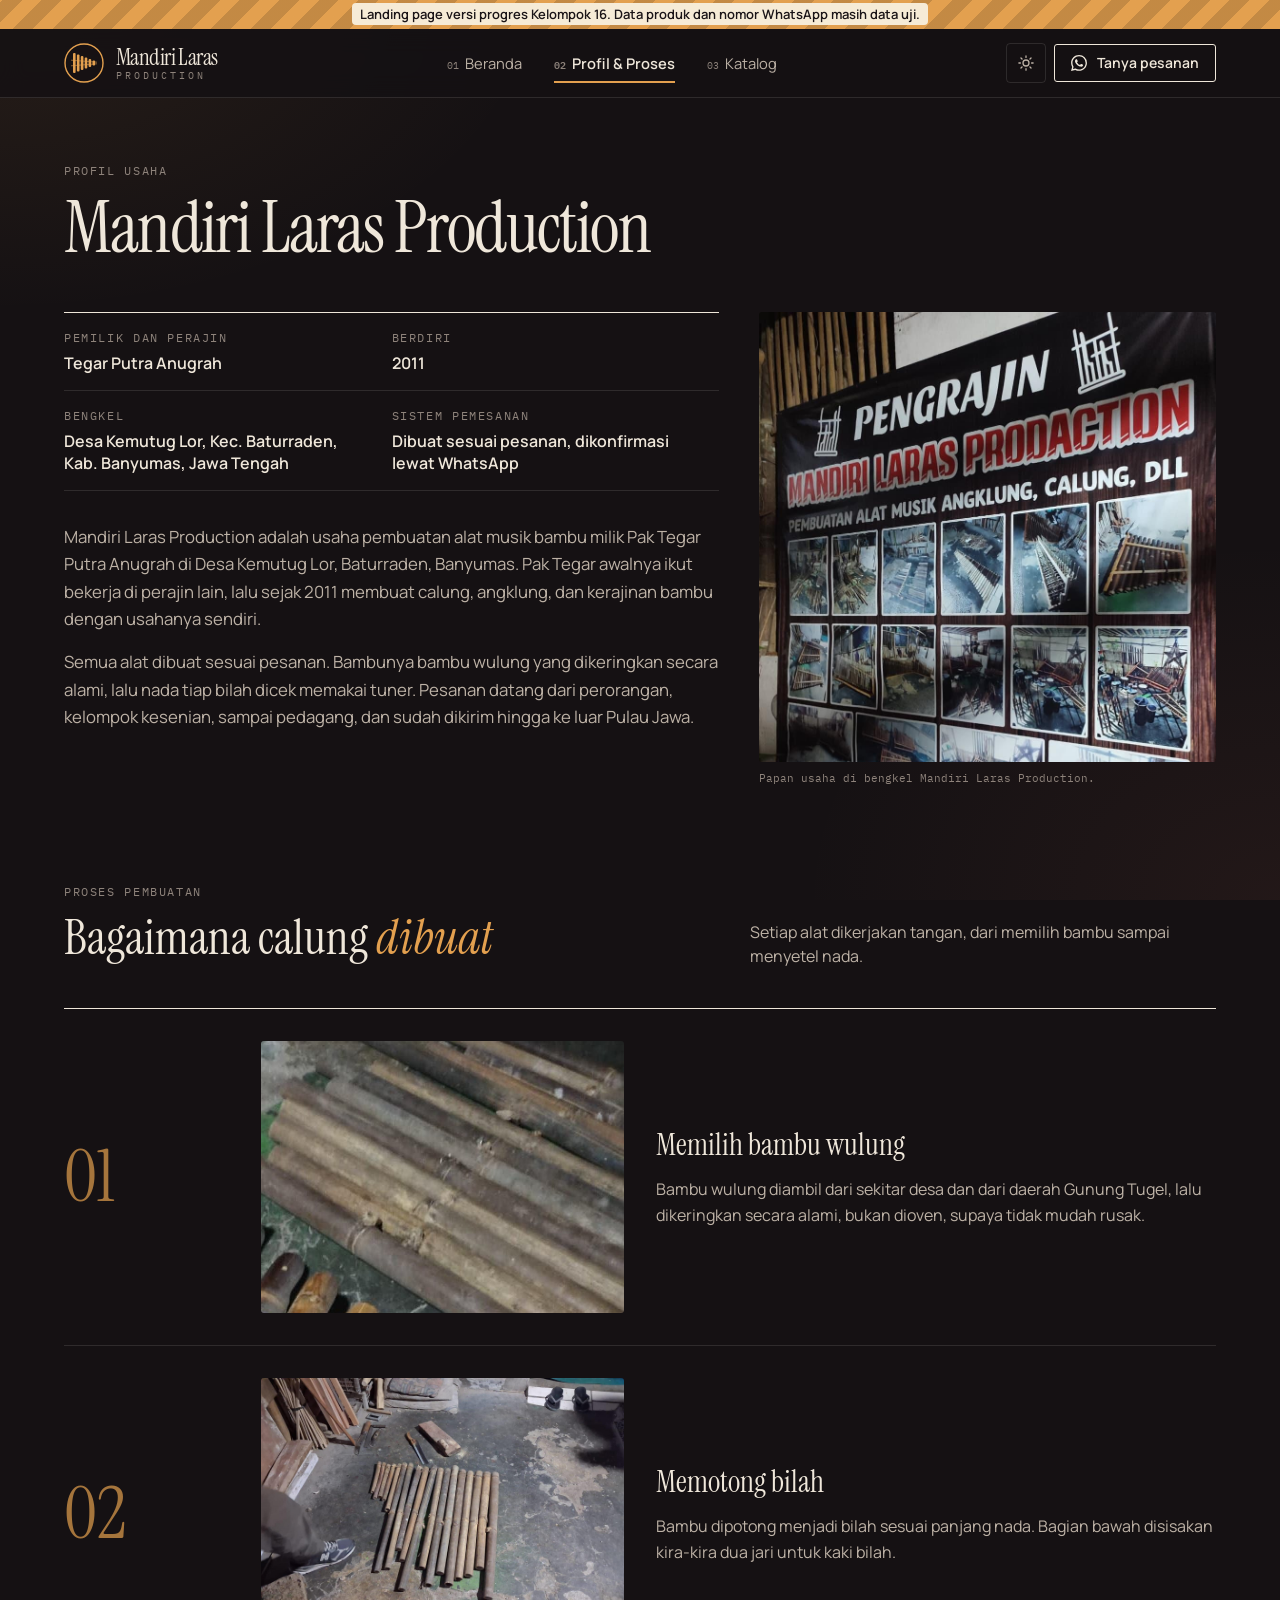
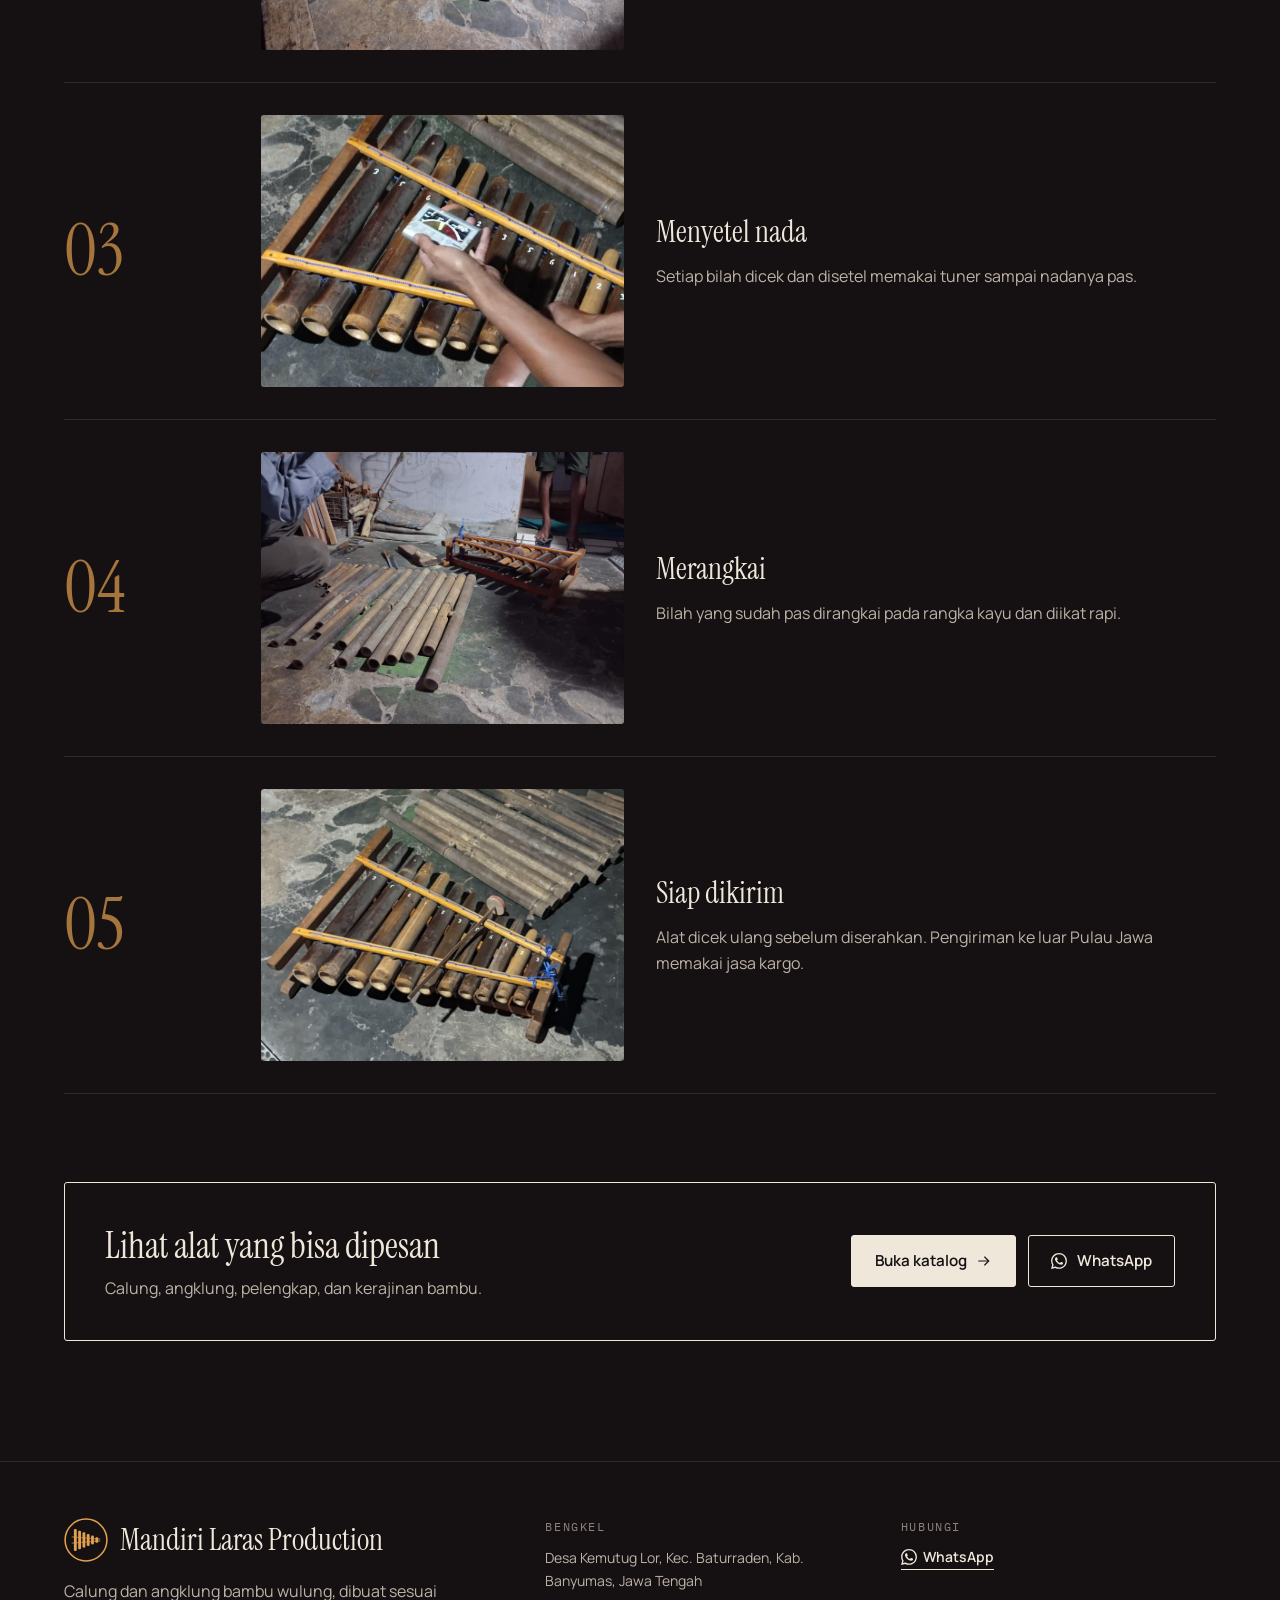
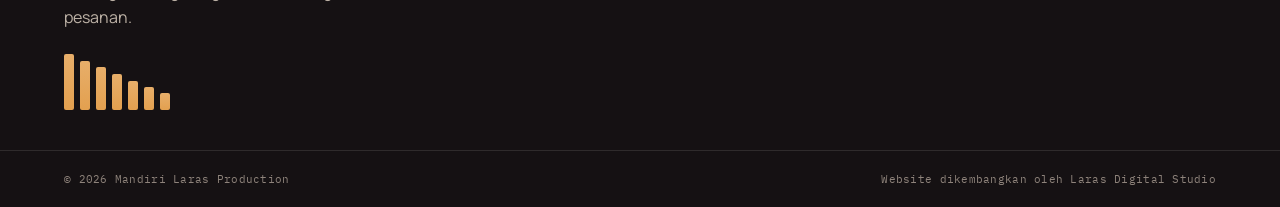
<file: profil.html>
<!DOCTYPE html>
<html lang="id" data-theme="dark">
<head>
    <meta charset="utf-8"/>
    <meta name="viewport" content="width=device-width, initial-scale=1"/>
    <title>Profil &amp; Proses | Mandiri Laras Production</title>
    <meta name="description" content="Calung dan angklung bambu wulung, dibuat sesuai pesanan."/>
    <meta name="robots" content="noindex, nofollow"/>
    <link rel="icon" href="assets/img/favicon.svg" type="image/svg+xml"/>
    <script>
        (function () {
            var t = null;
            try { t = localStorage.getItem('mlp-theme'); } catch (e) {}
            if (t !== 'light' && t !== 'dark') t = 'dark';
            document.documentElement.setAttribute('data-theme', t);
        })();
    </script>
    <link rel="preconnect" href="https://fonts.googleapis.com"/>
    <link rel="preconnect" href="https://fonts.gstatic.com" crossorigin/>
    <link rel="stylesheet" href="https://fonts.googleapis.com/css2?family=Instrument+Serif:ital@0;1&family=Manrope:wght@400;500;600;700&family=IBM+Plex+Mono:wght@400;500&display=swap"/>
    <link rel="stylesheet" href="assets/app.css"/>
</head>
<body class="min-h-screen flex flex-col text-ink font-body antialiased">

<div id="demo-banner" class="demo-stripe text-center text-xs sm:text-[13px] font-semibold px-4 py-1.5">
    <span class="bg-[#F6EBD6] px-2 py-0.5 rounded-sm"><span class="sm:hidden">Versi progres. Data masih data uji.</span><span class="hidden sm:inline">Landing page versi progres Kelompok 16. Data produk dan nomor WhatsApp masih data uji.</span></span>
</div>

<nav id="main-nav" class="sticky top-0 z-50 bg-paper/85 backdrop-blur-md border-b border-rule transition-shadow duration-300">
    <div class="max-w-container-max mx-auto px-gutter h-[68px] flex items-center justify-between gap-6">
        <a id="nav-logo" href="index.html" class="flex items-center gap-3 text-ink group">
            <span class="text-amber transition-transform duration-500 group-hover:rotate-[-8deg]"><svg class="w-10 h-10" viewBox="0 0 40 40" fill="none" aria-hidden="true">
    <circle cx="20" cy="20" r="19" stroke="currentColor" stroke-width="1.4"/>
    <g fill="currentColor">
        <rect x="9" y="10" width="2.6" height="20" rx="1"/><rect x="12.9" y="11.5" width="2.6" height="17" rx="1"/><rect x="16.8" y="13" width="2.6" height="14" rx="1"/>
        <rect x="20.7" y="14.5" width="2.6" height="11" rx="1"/><rect x="24.6" y="16" width="2.6" height="8" rx="1"/><rect x="28.5" y="17.5" width="2.6" height="5" rx="1"/>
    </g>
    <path d="M7 17.2 33 19.2M7 22.8 33 20.8" stroke="currentColor" stroke-width="1" opacity=".55"/>
</svg></span>
            <span class="leading-none">
                <span class="block font-display text-[1.45rem] tracking-tight">Mandiri Laras</span>
                <span class="block font-mono text-[10px] tracking-[0.3em] text-muted mt-0.5">PRODUCTION</span>
            </span>
        </a>

        <div class="hidden md:flex items-center gap-8">
            <a id="nav-home" href="index.html" class="nav-link"><span class="font-mono text-[10px] text-muted mr-1.5">01</span>Beranda</a>
            <a id="nav-profil" href="profil.html" class="nav-link" aria-current="page"><span class="font-mono text-[10px] text-muted mr-1.5">02</span>Profil &amp; Proses</a>
            <a id="nav-katalog" href="katalog.html" class="nav-link"><span class="font-mono text-[10px] text-muted mr-1.5">03</span>Katalog</a>
        </div>

        <div class="flex items-center gap-2">
            <button type="button" id="theme-toggle" class="w-10 h-10 rounded-sm border border-rule text-ink-soft hover:text-amber hover:border-amber transition-colors flex items-center justify-center" aria-label="Ganti tema terang atau gelap">
                <span class="theme-icon-dark"><svg class="w-[18px] h-[18px]" viewBox="0 0 24 24" fill="none" stroke="currentColor" stroke-width="1.7" stroke-linecap="round" stroke-linejoin="round" aria-hidden="true"><path d="M20 14.5A8 8 0 1 1 9.5 4a6.5 6.5 0 0 0 10.5 10.5z"/></svg></span>
                <span class="theme-icon-light"><svg class="w-[18px] h-[18px]" viewBox="0 0 24 24" fill="none" stroke="currentColor" stroke-width="1.7" stroke-linecap="round" stroke-linejoin="round" aria-hidden="true"><circle cx="12" cy="12" r="4"/><path d="M12 2.5v2M12 19.5v2M2.5 12h2M19.5 12h2M5.3 5.3l1.4 1.4M17.3 17.3l1.4 1.4M5.3 18.7l1.4-1.4M17.3 6.7l1.4-1.4"/></svg></span>
            </button>
            <a id="nav-wa" href="https://wa.me/6280000000000?text=Halo%20Mandiri%20Laras%20Production%2C%20saya%20mau%20tanya%20soal%20pesanan%20alat%20musik%20bambu." target="_blank" rel="noopener" class="hidden md:inline-flex btn btn-line !py-2 !px-4 text-sm"><svg class="w-4 h-4 fill-current" viewBox="0 0 24 24" aria-hidden="true"><path d="M17.472 14.382c-.297-.149-1.758-.867-2.03-.967-.273-.099-.471-.148-.67.15-.197.297-.767.966-.94 1.164-.173.199-.347.223-.644.075-.297-.15-1.255-.463-2.39-1.475-.883-.788-1.48-1.761-1.653-2.059-.173-.297-.018-.458.13-.606.134-.133.298-.347.446-.52.149-.174.198-.298.298-.497.099-.198.05-.371-.025-.52-.075-.149-.669-1.612-.916-2.207-.242-.579-.487-.5-.669-.51-.173-.008-.371-.01-.57-.01-.198 0-.52.074-.792.372-.272.297-1.04 1.016-1.04 2.479 0 1.462 1.065 2.875 1.213 3.074.149.198 2.096 3.2 5.077 4.487.709.306 1.262.489 1.694.625.712.227 1.36.195 1.871.118.571-.085 1.758-.719 2.006-1.413.248-.694.248-1.289.173-1.413-.074-.124-.272-.198-.57-.347m-5.421 7.403h-.004a9.87 9.87 0 01-5.031-1.378l-.361-.214-3.741.982.998-3.648-.235-.374a9.86 9.86 0 01-1.51-5.26c.001-5.45 4.436-9.884 9.888-9.884 2.64 0 5.122 1.03 6.988 2.898a9.825 9.825 0 012.893 6.994c-.003 5.45-4.437 9.884-9.885 9.884m8.413-18.297A11.815 11.815 0 0012.05 0C5.495 0 .16 5.335.157 11.892c0 2.096.547 4.142 1.588 5.945L.057 24l6.305-1.654a11.882 11.882 0 005.683 1.448h.005c6.554 0 11.89-5.335 11.893-11.893a11.821 11.821 0 00-3.48-8.413z"/></svg> Tanya pesanan</a>
            <button type="button" id="mobile-menu-btn" class="md:hidden w-10 h-10 rounded-sm border border-rule text-ink flex items-center justify-center" aria-label="Buka menu" aria-expanded="false" aria-controls="mobile-menu">
                <span class="menu-icon-open"><svg class="w-5 h-5" viewBox="0 0 24 24" fill="none" stroke="currentColor" stroke-width="1.7" stroke-linecap="round" stroke-linejoin="round" aria-hidden="true"><path d="M4 7h16"/><path d="M4 12h16"/><path d="M4 17h10"/></svg></span><span class="menu-icon-close"><svg class="w-5 h-5" viewBox="0 0 24 24" fill="none" stroke="currentColor" stroke-width="1.7" stroke-linecap="round" stroke-linejoin="round" aria-hidden="true"><path d="M6 6l12 12"/><path d="M18 6L6 18"/></svg></span>
            </button>
        </div>
    </div>

    <div id="mobile-menu" class="md:hidden hidden border-t border-rule bg-paper">
        <div class="px-gutter py-3 flex flex-col">
            <a href="index.html" class="py-3.5 border-b border-rule flex items-baseline gap-3 text-ink-soft"><span class="font-mono text-[11px] text-amber">01</span><span class="font-display text-2xl">Beranda</span></a>
            <a href="profil.html" class="py-3.5 border-b border-rule flex items-baseline gap-3 text-ink font-semibold"><span class="font-mono text-[11px] text-amber">02</span><span class="font-display text-2xl">Profil &amp; Proses</span></a>
            <a href="katalog.html" class="py-3.5 border-b border-rule flex items-baseline gap-3 text-ink-soft"><span class="font-mono text-[11px] text-amber">03</span><span class="font-display text-2xl">Katalog</span></a>
            <a href="https://wa.me/6280000000000?text=Halo%20Mandiri%20Laras%20Production%2C%20saya%20mau%20tanya%20soal%20pesanan%20alat%20musik%20bambu." target="_blank" rel="noopener" class="btn btn-ink mt-4 mb-2"><svg class="w-4 h-4 fill-current" viewBox="0 0 24 24" aria-hidden="true"><path d="M17.472 14.382c-.297-.149-1.758-.867-2.03-.967-.273-.099-.471-.148-.67.15-.197.297-.767.966-.94 1.164-.173.199-.347.223-.644.075-.297-.15-1.255-.463-2.39-1.475-.883-.788-1.48-1.761-1.653-2.059-.173-.297-.018-.458.13-.606.134-.133.298-.347.446-.52.149-.174.198-.298.298-.497.099-.198.05-.371-.025-.52-.075-.149-.669-1.612-.916-2.207-.242-.579-.487-.5-.669-.51-.173-.008-.371-.01-.57-.01-.198 0-.52.074-.792.372-.272.297-1.04 1.016-1.04 2.479 0 1.462 1.065 2.875 1.213 3.074.149.198 2.096 3.2 5.077 4.487.709.306 1.262.489 1.694.625.712.227 1.36.195 1.871.118.571-.085 1.758-.719 2.006-1.413.248-.694.248-1.289.173-1.413-.074-.124-.272-.198-.57-.347m-5.421 7.403h-.004a9.87 9.87 0 01-5.031-1.378l-.361-.214-3.741.982.998-3.648-.235-.374a9.86 9.86 0 01-1.51-5.26c.001-5.45 4.436-9.884 9.888-9.884 2.64 0 5.122 1.03 6.988 2.898a9.825 9.825 0 012.893 6.994c-.003 5.45-4.437 9.884-9.885 9.884m8.413-18.297A11.815 11.815 0 0012.05 0C5.495 0 .16 5.335.157 11.892c0 2.096.547 4.142 1.588 5.945L.057 24l6.305-1.654a11.882 11.882 0 005.683 1.448h.005c6.554 0 11.89-5.335 11.893-11.893a11.821 11.821 0 00-3.48-8.413z"/></svg> Tanya pesanan lewat WhatsApp</a>
        </div>
    </div>
</nav>

<div class="flex-1">
    <main id="konten">
    <section class="max-w-container-max mx-auto px-gutter pt-12 md:pt-16 pb-12">
        <p class="eyebrow reveal-on-scroll">Profil usaha</p>
        <h1 class="reveal-on-scroll font-display text-5xl md:text-7xl mt-3 leading-[1] tracking-tight">Mandiri Laras Production</h1>

        <div class="mt-12 grid lg:grid-cols-12 gap-10">
            <div class="lg:col-span-7 reveal-on-scroll">
                <dl class="border-t border-ink grid sm:grid-cols-2">
                    <div class="py-4 border-b border-rule sm:pr-6">
                        <dt class="eyebrow">Pemilik dan perajin</dt>
                        <dd class="mt-1.5 font-semibold text-ink leading-snug">Tegar Putra Anugrah</dd>
                    </div>
                    <div class="py-4 border-b border-rule sm:pr-6">
                        <dt class="eyebrow">Berdiri</dt>
                        <dd class="mt-1.5 font-semibold text-ink leading-snug">2011</dd>
                    </div>
                    <div class="py-4 border-b border-rule sm:pr-6">
                        <dt class="eyebrow">Bengkel</dt>
                        <dd class="mt-1.5 font-semibold text-ink leading-snug">Desa Kemutug Lor, Kec. Baturraden, Kab. Banyumas, Jawa Tengah</dd>
                    </div>
                    <div class="py-4 border-b border-rule sm:pr-6">
                        <dt class="eyebrow">Sistem pemesanan</dt>
                        <dd class="mt-1.5 font-semibold text-ink leading-snug">Dibuat sesuai pesanan, dikonfirmasi lewat WhatsApp</dd>
                    </div>
                </dl>
                <div class="mt-8 space-y-4 text-ink-soft text-[1.05rem] leading-relaxed max-w-2xl">
                    <p>Mandiri Laras Production adalah usaha pembuatan alat musik bambu milik Pak Tegar Putra Anugrah di Desa Kemutug Lor, Baturraden, Banyumas. Pak Tegar awalnya ikut bekerja di perajin lain, lalu sejak 2011 membuat calung, angklung, dan kerajinan bambu dengan usahanya sendiri.</p>
                    <p>Semua alat dibuat sesuai pesanan. Bambunya bambu wulung yang dikeringkan secara alami, lalu nada tiap bilah dicek memakai tuner. Pesanan datang dari perorangan, kelompok kesenian, sampai pedagang, dan sudah dikirim hingga ke luar Pulau Jawa.</p>
                </div>
            </div>
            <figure class="lg:col-span-5 reveal-on-scroll" data-delay="150">
                <div class="overflow-hidden rounded-[3px] bg-tint">
                    <img src="assets/img/papan-usaha.jpg" alt="Papan usaha Mandiri Laras Production" class="w-full h-auto object-cover"/>
                </div>
                <figcaption class="mt-2 font-mono text-[11px] text-muted">Papan usaha di bengkel Mandiri Laras Production.</figcaption>
            </figure>
        </div>
    </section>

    <section id="proses" class="max-w-container-max mx-auto px-gutter py-12">
        <div class="grid md:grid-cols-12 gap-6 items-end reveal-on-scroll">
            <div class="md:col-span-7">
                <p class="eyebrow">Proses pembuatan</p>
                <h2 class="font-display text-4xl md:text-5xl mt-2 leading-tight">Bagaimana calung <em class="text-amber">dibuat</em></h2>
            </div>
            <p class="md:col-span-5 text-ink-soft">Setiap alat dikerjakan tangan, dari memilih bambu sampai menyetel nada.</p>
        </div>
        <ol class="mt-10 border-t border-ink">
            <li class="reveal-on-scroll group grid md:grid-cols-12 gap-5 md:gap-8 py-8 border-b border-rule items-center">
                <span class="md:col-span-2 font-display text-6xl md:text-7xl leading-none text-amber/70 group-hover:text-amber transition-colors">01</span>
                <div class="md:col-span-4 overflow-hidden rounded-[3px] aspect-[4/3] bg-tint">
                    <img src="assets/img/stok-bambu.jpg" alt="Memilih bambu wulung" loading="lazy" class="w-full h-full object-cover transition-transform duration-700 group-hover:scale-105"/>
                </div>
                <div class="md:col-span-6">
                    <h3 class="font-display text-3xl leading-tight">Memilih bambu wulung</h3>
                    <p class="mt-3 text-ink-soft leading-relaxed">Bambu wulung diambil dari sekitar desa dan dari daerah Gunung Tugel, lalu dikeringkan secara alami, bukan dioven, supaya tidak mudah rusak.</p>
                </div>
            </li>
            <li class="reveal-on-scroll group grid md:grid-cols-12 gap-5 md:gap-8 py-8 border-b border-rule items-center">
                <span class="md:col-span-2 font-display text-6xl md:text-7xl leading-none text-amber/70 group-hover:text-amber transition-colors">02</span>
                <div class="md:col-span-4 overflow-hidden rounded-[3px] aspect-[4/3] bg-tint">
                    <img src="assets/img/bilah-dipotong.jpg" alt="Memotong bilah" loading="lazy" class="w-full h-full object-cover transition-transform duration-700 group-hover:scale-105"/>
                </div>
                <div class="md:col-span-6">
                    <h3 class="font-display text-3xl leading-tight">Memotong bilah</h3>
                    <p class="mt-3 text-ink-soft leading-relaxed">Bambu dipotong menjadi bilah sesuai panjang nada. Bagian bawah disisakan kira-kira dua jari untuk kaki bilah.</p>
                </div>
            </li>
            <li class="reveal-on-scroll group grid md:grid-cols-12 gap-5 md:gap-8 py-8 border-b border-rule items-center">
                <span class="md:col-span-2 font-display text-6xl md:text-7xl leading-none text-amber/70 group-hover:text-amber transition-colors">03</span>
                <div class="md:col-span-4 overflow-hidden rounded-[3px] aspect-[4/3] bg-tint">
                    <img src="assets/img/setel-nada.jpg" alt="Menyetel nada" loading="lazy" class="w-full h-full object-cover transition-transform duration-700 group-hover:scale-105"/>
                </div>
                <div class="md:col-span-6">
                    <h3 class="font-display text-3xl leading-tight">Menyetel nada</h3>
                    <p class="mt-3 text-ink-soft leading-relaxed">Setiap bilah dicek dan disetel memakai tuner sampai nadanya pas.</p>
                </div>
            </li>
            <li class="reveal-on-scroll group grid md:grid-cols-12 gap-5 md:gap-8 py-8 border-b border-rule items-center">
                <span class="md:col-span-2 font-display text-6xl md:text-7xl leading-none text-amber/70 group-hover:text-amber transition-colors">04</span>
                <div class="md:col-span-4 overflow-hidden rounded-[3px] aspect-[4/3] bg-tint">
                    <img src="assets/img/bilah-dan-rangka.jpg" alt="Merangkai" loading="lazy" class="w-full h-full object-cover transition-transform duration-700 group-hover:scale-105"/>
                </div>
                <div class="md:col-span-6">
                    <h3 class="font-display text-3xl leading-tight">Merangkai</h3>
                    <p class="mt-3 text-ink-soft leading-relaxed">Bilah yang sudah pas dirangkai pada rangka kayu dan diikat rapi.</p>
                </div>
            </li>
            <li class="reveal-on-scroll group grid md:grid-cols-12 gap-5 md:gap-8 py-8 border-b border-rule items-center">
                <span class="md:col-span-2 font-display text-6xl md:text-7xl leading-none text-amber/70 group-hover:text-amber transition-colors">05</span>
                <div class="md:col-span-4 overflow-hidden rounded-[3px] aspect-[4/3] bg-tint">
                    <img src="assets/img/calung-jadi.jpg" alt="Siap dikirim" loading="lazy" class="w-full h-full object-cover transition-transform duration-700 group-hover:scale-105"/>
                </div>
                <div class="md:col-span-6">
                    <h3 class="font-display text-3xl leading-tight">Siap dikirim</h3>
                    <p class="mt-3 text-ink-soft leading-relaxed">Alat dicek ulang sebelum diserahkan. Pengiriman ke luar Pulau Jawa memakai jasa kargo.</p>
                </div>
            </li>
        </ol>
    </section>

    <section class="max-w-container-max mx-auto px-gutter py-10">
        <div class="border border-ink rounded-[3px] p-8 md:p-10 grid md:grid-cols-12 gap-6 items-center reveal-on-scroll">
            <div class="md:col-span-7">
                <h2 class="font-display text-3xl md:text-4xl leading-tight">Lihat alat yang bisa dipesan</h2>
                <p class="mt-2 text-ink-soft">Calung, angklung, pelengkap, dan kerajinan bambu.</p>
            </div>
            <div class="md:col-span-5 flex flex-wrap md:justify-end gap-3">
                <a href="katalog.html" class="btn btn-ink">Buka katalog <svg class="w-4 h-4 arrow" viewBox="0 0 24 24" fill="none" stroke="currentColor" stroke-width="1.7" stroke-linecap="round" stroke-linejoin="round" aria-hidden="true"><path d="M4 12h15"/><path d="M13 6l6 6-6 6"/></svg></a>
                <a href="https://wa.me/6280000000000?text=Halo%20Mandiri%20Laras%20Production%2C%20saya%20mau%20tanya%20soal%20pesanan%20alat%20musik%20bambu." target="_blank" rel="noopener" class="btn btn-line"><svg class="w-4 h-4 fill-current" viewBox="0 0 24 24" aria-hidden="true"><path d="M17.472 14.382c-.297-.149-1.758-.867-2.03-.967-.273-.099-.471-.148-.67.15-.197.297-.767.966-.94 1.164-.173.199-.347.223-.644.075-.297-.15-1.255-.463-2.39-1.475-.883-.788-1.48-1.761-1.653-2.059-.173-.297-.018-.458.13-.606.134-.133.298-.347.446-.52.149-.174.198-.298.298-.497.099-.198.05-.371-.025-.52-.075-.149-.669-1.612-.916-2.207-.242-.579-.487-.5-.669-.51-.173-.008-.371-.01-.57-.01-.198 0-.52.074-.792.372-.272.297-1.04 1.016-1.04 2.479 0 1.462 1.065 2.875 1.213 3.074.149.198 2.096 3.2 5.077 4.487.709.306 1.262.489 1.694.625.712.227 1.36.195 1.871.118.571-.085 1.758-.719 2.006-1.413.248-.694.248-1.289.173-1.413-.074-.124-.272-.198-.57-.347m-5.421 7.403h-.004a9.87 9.87 0 01-5.031-1.378l-.361-.214-3.741.982.998-3.648-.235-.374a9.86 9.86 0 01-1.51-5.26c.001-5.45 4.436-9.884 9.888-9.884 2.64 0 5.122 1.03 6.988 2.898a9.825 9.825 0 012.893 6.994c-.003 5.45-4.437 9.884-9.885 9.884m8.413-18.297A11.815 11.815 0 0012.05 0C5.495 0 .16 5.335.157 11.892c0 2.096.547 4.142 1.588 5.945L.057 24l6.305-1.654a11.882 11.882 0 005.683 1.448h.005c6.554 0 11.89-5.335 11.893-11.893a11.821 11.821 0 00-3.48-8.413z"/></svg> WhatsApp</a>
            </div>
        </div>
    </section>
    </main>
</div>

<footer class="mt-20 border-t border-rule">
    <div class="max-w-container-max mx-auto px-gutter pt-14 pb-10 grid gap-10 md:grid-cols-[1.4fr_1fr_1fr]">
        <div>
            <div class="flex items-center gap-3 text-amber">
                <svg class="w-11 h-11" viewBox="0 0 40 40" fill="none" aria-hidden="true">
    <circle cx="20" cy="20" r="19" stroke="currentColor" stroke-width="1.4"/>
    <g fill="currentColor">
        <rect x="9" y="10" width="2.6" height="20" rx="1"/><rect x="12.9" y="11.5" width="2.6" height="17" rx="1"/><rect x="16.8" y="13" width="2.6" height="14" rx="1"/>
        <rect x="20.7" y="14.5" width="2.6" height="11" rx="1"/><rect x="24.6" y="16" width="2.6" height="8" rx="1"/><rect x="28.5" y="17.5" width="2.6" height="5" rx="1"/>
    </g>
    <path d="M7 17.2 33 19.2M7 22.8 33 20.8" stroke="currentColor" stroke-width="1" opacity=".55"/>
</svg>
                <span class="font-display text-3xl text-ink">Mandiri Laras Production</span>
            </div>
            <p class="mt-4 text-ink-soft max-w-sm leading-relaxed">Calung dan angklung bambu wulung, dibuat sesuai pesanan.</p>
            <div class="bilah mt-6" aria-hidden="true"><span></span><span></span><span></span><span></span><span></span><span></span><span></span></div>
        </div>
        <div>
            <p class="eyebrow mb-3">Bengkel</p>
            <p class="text-sm text-ink-soft leading-relaxed">Desa Kemutug Lor, Kec. Baturraden, Kab. Banyumas, Jawa Tengah</p>
        </div>
        <div>
            <p class="eyebrow mb-3">Hubungi</p>
            <a href="https://wa.me/6280000000000?text=Halo%20Mandiri%20Laras%20Production%2C%20saya%20mau%20tanya%20soal%20pesanan%20alat%20musik%20bambu." target="_blank" rel="noopener" class="link-arrow text-sm"><svg class="w-4 h-4 fill-current" viewBox="0 0 24 24" aria-hidden="true"><path d="M17.472 14.382c-.297-.149-1.758-.867-2.03-.967-.273-.099-.471-.148-.67.15-.197.297-.767.966-.94 1.164-.173.199-.347.223-.644.075-.297-.15-1.255-.463-2.39-1.475-.883-.788-1.48-1.761-1.653-2.059-.173-.297-.018-.458.13-.606.134-.133.298-.347.446-.52.149-.174.198-.298.298-.497.099-.198.05-.371-.025-.52-.075-.149-.669-1.612-.916-2.207-.242-.579-.487-.5-.669-.51-.173-.008-.371-.01-.57-.01-.198 0-.52.074-.792.372-.272.297-1.04 1.016-1.04 2.479 0 1.462 1.065 2.875 1.213 3.074.149.198 2.096 3.2 5.077 4.487.709.306 1.262.489 1.694.625.712.227 1.36.195 1.871.118.571-.085 1.758-.719 2.006-1.413.248-.694.248-1.289.173-1.413-.074-.124-.272-.198-.57-.347m-5.421 7.403h-.004a9.87 9.87 0 01-5.031-1.378l-.361-.214-3.741.982.998-3.648-.235-.374a9.86 9.86 0 01-1.51-5.26c.001-5.45 4.436-9.884 9.888-9.884 2.64 0 5.122 1.03 6.988 2.898a9.825 9.825 0 012.893 6.994c-.003 5.45-4.437 9.884-9.885 9.884m8.413-18.297A11.815 11.815 0 0012.05 0C5.495 0 .16 5.335.157 11.892c0 2.096.547 4.142 1.588 5.945L.057 24l6.305-1.654a11.882 11.882 0 005.683 1.448h.005c6.554 0 11.89-5.335 11.893-11.893a11.821 11.821 0 00-3.48-8.413z"/></svg> WhatsApp</a>
        </div>
    </div>
    <div class="border-t border-rule">
        <div class="max-w-container-max mx-auto px-gutter py-5 flex flex-col sm:flex-row justify-between gap-2 font-mono text-[11px] tracking-wide text-muted">
            <p>&copy; 2026 Mandiri Laras Production</p>
            <p>Website dikembangkan oleh Laras Digital Studio</p>
        </div>
    </div>
</footer>

<script src="assets/site.js"></script>
</body>
</html>
</file>
<file: assets/app.css>
/*! tailwindcss v4.3.0 | MIT License | https://tailwindcss.com */
@layer properties{@supports (((-webkit-hyphens:none)) and (not (margin-trim:inline))) or ((-moz-orient:inline) and (not (color:rgb(from red r g b)))){*,:before,:after,::backdrop{--tw-rotate-x:initial;--tw-rotate-y:initial;--tw-rotate-z:initial;--tw-skew-x:initial;--tw-skew-y:initial;--tw-space-y-reverse:0;--tw-border-style:solid;--tw-leading:initial;--tw-font-weight:initial;--tw-tracking:initial;--tw-ordinal:initial;--tw-slashed-zero:initial;--tw-numeric-figure:initial;--tw-numeric-spacing:initial;--tw-numeric-fraction:initial;--tw-shadow:0 0 #0000;--tw-shadow-color:initial;--tw-shadow-alpha:100%;--tw-inset-shadow:0 0 #0000;--tw-inset-shadow-color:initial;--tw-inset-shadow-alpha:100%;--tw-ring-color:initial;--tw-ring-shadow:0 0 #0000;--tw-inset-ring-color:initial;--tw-inset-ring-shadow:0 0 #0000;--tw-ring-inset:initial;--tw-ring-offset-width:0px;--tw-ring-offset-color:#fff;--tw-ring-offset-shadow:0 0 #0000;--tw-outline-style:solid;--tw-blur:initial;--tw-brightness:initial;--tw-contrast:initial;--tw-grayscale:initial;--tw-hue-rotate:initial;--tw-invert:initial;--tw-opacity:initial;--tw-saturate:initial;--tw-sepia:initial;--tw-drop-shadow:initial;--tw-drop-shadow-color:initial;--tw-drop-shadow-alpha:100%;--tw-drop-shadow-size:initial;--tw-backdrop-blur:initial;--tw-backdrop-brightness:initial;--tw-backdrop-contrast:initial;--tw-backdrop-grayscale:initial;--tw-backdrop-hue-rotate:initial;--tw-backdrop-invert:initial;--tw-backdrop-opacity:initial;--tw-backdrop-saturate:initial;--tw-backdrop-sepia:initial;--tw-duration:initial;--tw-ease:initial;--tw-scale-x:1;--tw-scale-y:1;--tw-scale-z:1;--tw-translate-x:0;--tw-translate-y:0;--tw-translate-z:0}}}@layer theme{:root,:host{--font-sans:ui-sans-serif, system-ui, sans-serif, "Apple Color Emoji", "Segoe UI Emoji", "Segoe UI Symbol", "Noto Color Emoji";--font-mono:"IBM Plex Mono", ui-monospace, monospace;--color-sky-400:oklch(74.6% .16 232.661);--color-blue-300:oklch(80.9% .105 251.813);--color-blue-700:oklch(48.8% .243 264.376);--color-gray-100:oklch(96.7% .003 264.542);--color-gray-200:oklch(92.8% .006 264.531);--color-gray-300:oklch(87.2% .01 258.338);--color-gray-400:oklch(70.7% .022 261.325);--color-gray-500:oklch(55.1% .027 264.364);--color-gray-600:oklch(44.6% .03 256.802);--color-gray-700:oklch(37.3% .034 259.733);--color-gray-800:oklch(27.8% .033 256.848);--color-gray-900:oklch(21% .034 264.665);--color-gray-950:oklch(13% .028 261.692);--color-black:#000;--color-white:#fff;--spacing:.25rem;--breakpoint-sm:40rem;--breakpoint-md:48rem;--breakpoint-lg:64rem;--breakpoint-xl:80rem;--breakpoint-2xl:96rem;--container-3xs:16rem;--container-2xs:18rem;--container-xs:20rem;--container-sm:24rem;--container-md:28rem;--container-lg:32rem;--container-xl:36rem;--container-2xl:42rem;--container-3xl:48rem;--container-4xl:56rem;--container-5xl:64rem;--container-6xl:72rem;--container-7xl:80rem;--text-xs:.75rem;--text-xs--line-height:calc(1 / .75);--text-sm:.875rem;--text-sm--line-height:calc(1.25 / .875);--text-base:1rem;--text-base--line-height:calc(1.5 / 1);--text-lg:1.125rem;--text-lg--line-height:calc(1.75 / 1.125);--text-xl:1.25rem;--text-xl--line-height:calc(1.75 / 1.25);--text-2xl:1.5rem;--text-2xl--line-height:calc(2 / 1.5);--text-3xl:1.875rem;--text-3xl--line-height:calc(2.25 / 1.875);--text-4xl:2.25rem;--text-4xl--line-height:calc(2.5 / 2.25);--text-5xl:3rem;--text-5xl--line-height:1;--text-6xl:3.75rem;--text-6xl--line-height:1;--text-7xl:4.5rem;--text-7xl--line-height:1;--font-weight-thin:100;--font-weight-extralight:200;--font-weight-light:300;--font-weight-normal:400;--font-weight-medium:500;--font-weight-semibold:600;--font-weight-bold:700;--font-weight-extrabold:800;--font-weight-black:900;--tracking-tighter:-.05em;--tracking-tight:-.025em;--tracking-wide:.025em;--tracking-wider:.05em;--leading-tight:1.25;--leading-snug:1.375;--leading-relaxed:1.625;--leading-loose:2;--radius-sm:.25rem;--radius-md:.375rem;--radius-lg:.5rem;--radius-xl:.75rem;--ease-in:cubic-bezier(.4, 0, 1, 1);--ease-out:cubic-bezier(0, 0, .2, 1);--ease-in-out:cubic-bezier(.4, 0, .2, 1);--animate-spin:spin 1s linear infinite;--animate-pulse:pulse 2s cubic-bezier(.4, 0, .6, 1) infinite;--blur-md:12px;--default-transition-duration:.15s;--default-transition-timing-function:cubic-bezier(.4, 0, .2, 1);--default-font-family:var(--font-sans);--default-mono-font-family:var(--font-mono);--color-paper:#f3eee4;--color-tint:#eae2d3;--color-ink:#231c20;--color-ink-soft:#5b5053;--color-muted:#877b76;--color-rule:#231c2024;--color-amber:#b87425;--color-clay:#9e3f2b;--color-on-ink:#f6f1e8;--color-band:#231c20;--spacing-container-max:1200px;--spacing-gutter:24px;--font-display:"Instrument Serif", Georgia, serif;--font-body:"Manrope", system-ui, sans-serif}}@layer base{*,:after,:before,::backdrop{box-sizing:border-box;border:0 solid;margin:0;padding:0}::file-selector-button{box-sizing:border-box;border:0 solid;margin:0;padding:0}html,:host{-webkit-text-size-adjust:100%;tab-size:4;line-height:1.5;font-family:var(--default-font-family,ui-sans-serif, system-ui, sans-serif, "Apple Color Emoji", "Segoe UI Emoji", "Segoe UI Symbol", "Noto Color Emoji");font-feature-settings:var(--default-font-feature-settings,normal);font-variation-settings:var(--default-font-variation-settings,normal);-webkit-tap-highlight-color:transparent}hr{height:0;color:inherit;border-top-width:1px}abbr:where([title]){-webkit-text-decoration:underline dotted;text-decoration:underline dotted}h1,h2,h3,h4,h5,h6{font-size:inherit;font-weight:inherit}a{color:inherit;-webkit-text-decoration:inherit;-webkit-text-decoration:inherit;-webkit-text-decoration:inherit;-webkit-text-decoration:inherit;text-decoration:inherit}b,strong{font-weight:bolder}code,kbd,samp,pre{font-family:var(--default-mono-font-family,ui-monospace, SFMono-Regular, Menlo, Monaco, Consolas, "Liberation Mono", "Courier New", monospace);font-feature-settings:var(--default-mono-font-feature-settings,normal);font-variation-settings:var(--default-mono-font-variation-settings,normal);font-size:1em}small{font-size:80%}sub,sup{vertical-align:baseline;font-size:75%;line-height:0;position:relative}sub{bottom:-.25em}sup{top:-.5em}table{text-indent:0;border-color:inherit;border-collapse:collapse}:-moz-focusring{outline:auto}progress{vertical-align:baseline}summary{display:list-item}ol,ul,menu{list-style:none}img,svg,video,canvas,audio,iframe,embed,object{vertical-align:middle;display:block}img,video{max-width:100%;height:auto}button,input,select,optgroup,textarea{font:inherit;font-feature-settings:inherit;font-variation-settings:inherit;letter-spacing:inherit;color:inherit;opacity:1;background-color:#0000;border-radius:0}::file-selector-button{font:inherit;font-feature-settings:inherit;font-variation-settings:inherit;letter-spacing:inherit;color:inherit;opacity:1;background-color:#0000;border-radius:0}:where(select:is([multiple],[size])) optgroup{font-weight:bolder}:where(select:is([multiple],[size])) optgroup option{padding-inline-start:20px}::file-selector-button{margin-inline-end:4px}::placeholder{opacity:1}@supports (not ((-webkit-appearance:-apple-pay-button))) or (contain-intrinsic-size:1px){::placeholder{color:currentColor}@supports (color:color-mix(in lab, red, red)){::placeholder{color:color-mix(in oklab, currentcolor 50%, transparent)}}}textarea{resize:vertical}::-webkit-search-decoration{-webkit-appearance:none}::-webkit-date-and-time-value{min-height:1lh;text-align:inherit}::-webkit-datetime-edit{display:inline-flex}::-webkit-datetime-edit-fields-wrapper{padding:0}::-webkit-datetime-edit{padding-block:0}::-webkit-datetime-edit-year-field{padding-block:0}::-webkit-datetime-edit-month-field{padding-block:0}::-webkit-datetime-edit-day-field{padding-block:0}::-webkit-datetime-edit-hour-field{padding-block:0}::-webkit-datetime-edit-minute-field{padding-block:0}::-webkit-datetime-edit-second-field{padding-block:0}::-webkit-datetime-edit-millisecond-field{padding-block:0}::-webkit-datetime-edit-meridiem-field{padding-block:0}::-webkit-calendar-picker-indicator{line-height:1}:-moz-ui-invalid{box-shadow:none}button,input:where([type=button],[type=reset],[type=submit]){appearance:button}::file-selector-button{appearance:button}::-webkit-inner-spin-button{height:auto}::-webkit-outer-spin-button{height:auto}[hidden]:where(:not([hidden=until-found])){display:none!important}}@layer components{.eyebrow{font-family:var(--font-mono);letter-spacing:.14em;text-transform:uppercase;color:var(--color-muted);font-size:.72rem}.bilah{align-items:flex-end;gap:6px;height:56px;display:flex}.bilah span{background:linear-gradient(180deg, #c38946, var(--color-amber));border-radius:2px;width:10px;display:block}@supports (color:color-mix(in lab, red, red)){.bilah span{background:linear-gradient(180deg, color-mix(in srgb, var(--color-amber) 85%, white), var(--color-amber))}}.bilah span{transform-origin:bottom;transition:transform .4s cubic-bezier(.3,1.6,.5,1),background .3s}.bilah span:first-child{height:100%}.bilah span:nth-child(2){height:88%}.bilah span:nth-child(3){height:76%}.bilah span:nth-child(4){height:64%}.bilah span:nth-child(5){height:52%}.bilah span:nth-child(6){height:40%}.bilah span:nth-child(7){height:30%}.bilah:hover span{transform:scaleY(.86)}.bilah:hover span:nth-child(odd){background:var(--color-clay);transform:scaleY(1.06)}.btn{border:1px solid var(--color-ink);border-radius:3px;justify-content:center;align-items:center;gap:.6rem;padding:.85rem 1.4rem;font-size:.95rem;font-weight:600;transition:background .25s,color .25s,transform .25s,box-shadow .25s;display:inline-flex}.btn-ink{background:var(--color-ink);color:var(--color-paper)}.btn-ink:hover{background:var(--color-amber);border-color:var(--color-amber);color:#1a1417;box-shadow:4px 4px 0 var(--color-ink);transform:translateY(-2px)}.btn-line{color:var(--color-ink);background:0 0}.btn-line:hover{background:var(--color-ink);color:var(--color-paper);transform:translateY(-2px)}.btn .arrow{transition:transform .25s}.btn:hover .arrow{transform:translate(4px)}.link-arrow{border-bottom:1px solid;align-items:center;gap:.4rem;padding-bottom:2px;font-weight:600;transition:color .2s,gap .2s;display:inline-flex}.link-arrow:hover{color:var(--color-amber);gap:.7rem}.product-card{transition:transform .35s cubic-bezier(.2,.7,.2,1)}.product-card .thumb img{transition:transform .8s cubic-bezier(.2,.7,.2,1),filter .4s}.product-card:hover{transform:translateY(-4px)}.product-card:hover .thumb img{filter:saturate(1.1);transform:scale(1.05)}.product-card .title{background-image:linear-gradient(var(--color-amber), var(--color-amber));background-position:0 100%;background-repeat:no-repeat;background-size:0 2px;transition:background-size .35s}.product-card:hover .title{background-size:100% 2px}.nav-link{color:var(--color-ink-soft);padding:.4rem 0;font-size:.92rem;transition:color .2s;position:relative}.nav-link:after{content:"";background:var(--color-amber);transform-origin:0;height:2px;transition:transform .3s;position:absolute;bottom:-2px;left:0;right:0;transform:scaleX(0)}.nav-link:hover{color:var(--color-ink)}.nav-link:hover:after,.nav-link[aria-current=page]:after{transform:scaleX(1)}.nav-link[aria-current=page]{color:var(--color-ink);font-weight:600}.filter-btn{color:var(--color-muted);cursor:pointer;margin-right:1.6rem;padding:.6rem 0;font-size:.95rem;transition:color .2s;position:relative}.filter-btn:after{content:"";background:var(--color-amber);height:3px;transition:transform .3s;position:absolute;bottom:-1px;left:0;right:0;transform:scaleX(0)}.filter-btn:hover{color:var(--color-ink)}.filter-btn.is-active{color:var(--color-ink);font-weight:600}.filter-btn.is-active:after{transform:scaleX(1)}}@layer utilities{.\@container{container-type:inline-size}.collapse{visibility:collapse}.visible{visibility:visible}.absolute{position:absolute}.fixed{position:fixed}.relative{position:relative}.static{position:static}.sticky{position:sticky}.top-0{top:calc(var(--spacing) * 0)}.top-2{top:calc(var(--spacing) * 2)}.right-1{right:calc(var(--spacing) * 1)}.left-0{left:calc(var(--spacing) * 0)}.left-2{left:calc(var(--spacing) * 2)}.isolate{isolation:isolate}.z-50{z-index:50}.col-span-full{grid-column:1/-1}.container{width:100%}@media (width>=40rem){.container{max-width:40rem}}@media (width>=48rem){.container{max-width:48rem}}@media (width>=64rem){.container{max-width:64rem}}@media (width>=80rem){.container{max-width:80rem}}@media (width>=96rem){.container{max-width:96rem}}.container\!{width:100%!important}@media (width>=40rem){.container\!{max-width:40rem!important}}@media (width>=48rem){.container\!{max-width:48rem!important}}@media (width>=64rem){.container\!{max-width:64rem!important}}@media (width>=80rem){.container\!{max-width:80rem!important}}@media (width>=96rem){.container\!{max-width:96rem!important}}.mx-auto{margin-inline:auto}.mt-0\.5{margin-top:calc(var(--spacing) * .5)}.mt-1{margin-top:calc(var(--spacing) * 1)}.mt-1\.5{margin-top:calc(var(--spacing) * 1.5)}.mt-2{margin-top:calc(var(--spacing) * 2)}.mt-3{margin-top:calc(var(--spacing) * 3)}.mt-4{margin-top:calc(var(--spacing) * 4)}.mt-5{margin-top:calc(var(--spacing) * 5)}.mt-6{margin-top:calc(var(--spacing) * 6)}.mt-7{margin-top:calc(var(--spacing) * 7)}.mt-8{margin-top:calc(var(--spacing) * 8)}.mt-10{margin-top:calc(var(--spacing) * 10)}.mt-12{margin-top:calc(var(--spacing) * 12)}.mt-20{margin-top:calc(var(--spacing) * 20)}.mr-1\.5{margin-right:calc(var(--spacing) * 1.5)}.mb-2{margin-bottom:calc(var(--spacing) * 2)}.mb-3{margin-bottom:calc(var(--spacing) * 3)}.mb-8{margin-bottom:calc(var(--spacing) * 8)}.mb-10{margin-bottom:calc(var(--spacing) * 10)}.line-clamp-2{-webkit-line-clamp:2;-webkit-box-orient:vertical;display:-webkit-box;overflow:hidden}.block{display:block}.contents{display:contents}.flex{display:flex}.grid{display:grid}.hidden{display:none}.inline{display:inline}.inline\!{display:inline!important}.inline-block{display:inline-block}.inline-flex{display:inline-flex}.inline-grid{display:inline-grid}.inline-table{display:inline-table}.list-item{display:list-item}.table{display:table}.table\!{display:table!important}.table-caption{display:table-caption}.table-cell{display:table-cell}.table-column{display:table-column}.table-column-group{display:table-column-group}.table-footer-group{display:table-footer-group}.table-header-group{display:table-header-group}.table-row{display:table-row}.table-row-group{display:table-row-group}.aspect-\[4\/3\]{aspect-ratio:4/3}.aspect-square{aspect-ratio:1}.h-1\.5{height:calc(var(--spacing) * 1.5)}.h-2{height:calc(var(--spacing) * 2)}.h-3\.5{height:calc(var(--spacing) * 3.5)}.h-4{height:calc(var(--spacing) * 4)}.h-5{height:calc(var(--spacing) * 5)}.h-9{height:calc(var(--spacing) * 9)}.h-10{height:calc(var(--spacing) * 10)}.h-11{height:calc(var(--spacing) * 11)}.h-\[18px\]{height:18px}.h-\[68px\]{height:68px}.h-auto{height:auto}.h-full{height:100%}.min-h-screen{min-height:100vh}.w-1\.5{width:calc(var(--spacing) * 1.5)}.w-2{width:calc(var(--spacing) * 2)}.w-3\.5{width:calc(var(--spacing) * 3.5)}.w-4{width:calc(var(--spacing) * 4)}.w-5{width:calc(var(--spacing) * 5)}.w-9{width:calc(var(--spacing) * 9)}.w-10{width:calc(var(--spacing) * 10)}.w-11{width:calc(var(--spacing) * 11)}.w-\[18px\]{width:18px}.w-full{width:100%}.max-w-2xl{max-width:var(--container-2xl)}.max-w-5xl{max-width:var(--container-5xl)}.max-w-container-max{max-width:var(--spacing-container-max)}.max-w-sm{max-width:var(--container-sm)}.max-w-xl{max-width:var(--container-xl)}.flex-1{flex:1}.flex-shrink{flex-shrink:1}.shrink-0{flex-shrink:0}.flex-grow{flex-grow:1}.border-collapse{border-collapse:collapse}.transform{transform:var(--tw-rotate-x,) var(--tw-rotate-y,) var(--tw-rotate-z,) var(--tw-skew-x,) var(--tw-skew-y,)}.transform\!{transform:var(--tw-rotate-x,) var(--tw-rotate-y,) var(--tw-rotate-z,) var(--tw-skew-x,) var(--tw-skew-y,)!important}.cursor-not-allowed{cursor:not-allowed}.resize{resize:both}.resize\!{resize:both!important}.grid-cols-2{grid-template-columns:repeat(2,minmax(0,1fr))}.flex-col{flex-direction:column}.flex-wrap{flex-wrap:wrap}.items-baseline{align-items:baseline}.items-center{align-items:center}.items-end{align-items:flex-end}.items-start{align-items:flex-start}.justify-between{justify-content:space-between}.justify-center{justify-content:center}.justify-items-center{justify-items:center}.gap-1\.5{gap:calc(var(--spacing) * 1.5)}.gap-2{gap:calc(var(--spacing) * 2)}.gap-2\.5{gap:calc(var(--spacing) * 2.5)}.gap-3{gap:calc(var(--spacing) * 3)}.gap-4{gap:calc(var(--spacing) * 4)}.gap-5{gap:calc(var(--spacing) * 5)}.gap-6{gap:calc(var(--spacing) * 6)}.gap-8{gap:calc(var(--spacing) * 8)}.gap-10{gap:calc(var(--spacing) * 10)}:where(.space-y-4>:not(:last-child)){--tw-space-y-reverse:0;margin-block-start:calc(calc(var(--spacing) * 4) * var(--tw-space-y-reverse));margin-block-end:calc(calc(var(--spacing) * 4) * calc(1 - var(--tw-space-y-reverse)))}.gap-x-8{column-gap:calc(var(--spacing) * 8)}.gap-y-12{row-gap:calc(var(--spacing) * 12)}.self-end{align-self:flex-end}.self-start{align-self:flex-start}.truncate{text-overflow:ellipsis;white-space:nowrap;overflow:hidden}.overflow-hidden{overflow:hidden}.rounded-\[3px\]{border-radius:3px}.rounded-full{border-radius:3.40282e38px}.rounded-md{border-radius:var(--radius-md)}.rounded-sm{border-radius:var(--radius-sm)}.border{border-style:var(--tw-border-style);border-width:1px}.border-y{border-block-style:var(--tw-border-style);border-block-width:1px}.border-t{border-top-style:var(--tw-border-style);border-top-width:1px}.border-b{border-bottom-style:var(--tw-border-style);border-bottom-width:1px}.border-amber{border-color:var(--color-amber)}.border-gray-300{border-color:var(--color-gray-300)}.border-ink{border-color:var(--color-ink)}.border-rule{border-color:var(--color-rule)}.bg-\[\#F6EBD6\]{background-color:#f6ebd6}.bg-amber{background-color:var(--color-amber)}.bg-band{background-color:var(--color-band)}.bg-clay{background-color:var(--color-clay)}.bg-paper{background-color:var(--color-paper)}.bg-paper\/85{background-color:#f3eee4d9}@supports (color:color-mix(in lab, red, red)){.bg-paper\/85{background-color:color-mix(in oklab, var(--color-paper) 85%, transparent)}}.bg-paper\/90{background-color:#f3eee4e6}@supports (color:color-mix(in lab, red, red)){.bg-paper\/90{background-color:color-mix(in oklab, var(--color-paper) 90%, transparent)}}.bg-tint{background-color:var(--color-tint)}.bg-tint\/60{background-color:#eae2d399}@supports (color:color-mix(in lab, red, red)){.bg-tint\/60{background-color:color-mix(in oklab, var(--color-tint) 60%, transparent)}}.bg-white{background-color:var(--color-white)}.mask-repeat{-webkit-mask-repeat:repeat;mask-repeat:repeat}.fill-current{fill:currentColor}.fill-rule{fill:var(--color-rule)}.object-cover{object-fit:cover}.p-8{padding:calc(var(--spacing) * 8)}.\!px-4{padding-inline:calc(var(--spacing) * 4)!important}.px-2{padding-inline:calc(var(--spacing) * 2)}.px-2\.5{padding-inline:calc(var(--spacing) * 2.5)}.px-3{padding-inline:calc(var(--spacing) * 3)}.px-4{padding-inline:calc(var(--spacing) * 4)}.px-8{padding-inline:calc(var(--spacing) * 8)}.px-gutter{padding-inline:var(--spacing-gutter)}.\!py-2{padding-block:calc(var(--spacing) * 2)!important}.\!py-4{padding-block:calc(var(--spacing) * 4)!important}.py-0\.5{padding-block:calc(var(--spacing) * .5)}.py-1{padding-block:calc(var(--spacing) * 1)}.py-1\.5{padding-block:calc(var(--spacing) * 1.5)}.py-2{padding-block:calc(var(--spacing) * 2)}.py-3{padding-block:calc(var(--spacing) * 3)}.py-3\.5{padding-block:calc(var(--spacing) * 3.5)}.py-4{padding-block:calc(var(--spacing) * 4)}.py-5{padding-block:calc(var(--spacing) * 5)}.py-6{padding-block:calc(var(--spacing) * 6)}.py-8{padding-block:calc(var(--spacing) * 8)}.py-10{padding-block:calc(var(--spacing) * 10)}.py-12{padding-block:calc(var(--spacing) * 12)}.py-14{padding-block:calc(var(--spacing) * 14)}.py-16{padding-block:calc(var(--spacing) * 16)}.ps-3{padding-inline-start:calc(var(--spacing) * 3)}.pt-0\.5{padding-top:calc(var(--spacing) * .5)}.pt-4{padding-top:calc(var(--spacing) * 4)}.pt-6{padding-top:calc(var(--spacing) * 6)}.pt-8{padding-top:calc(var(--spacing) * 8)}.pt-12{padding-top:calc(var(--spacing) * 12)}.pt-14{padding-top:calc(var(--spacing) * 14)}.pt-16{padding-top:calc(var(--spacing) * 16)}.pb-1{padding-bottom:calc(var(--spacing) * 1)}.pb-4{padding-bottom:calc(var(--spacing) * 4)}.pb-8{padding-bottom:calc(var(--spacing) * 8)}.pb-10{padding-bottom:calc(var(--spacing) * 10)}.pb-12{padding-bottom:calc(var(--spacing) * 12)}.pb-16{padding-bottom:calc(var(--spacing) * 16)}.text-center{text-align:center}.text-justify{text-align:justify}.text-right{text-align:right}.font-body{font-family:var(--font-body)}.font-display{font-family:var(--font-display)}.font-mono{font-family:var(--font-mono)}.text-2xl{font-size:var(--text-2xl);line-height:var(--tw-leading,var(--text-2xl--line-height))}.text-3xl{font-size:var(--text-3xl);line-height:var(--tw-leading,var(--text-3xl--line-height))}.text-4xl{font-size:var(--text-4xl);line-height:var(--tw-leading,var(--text-4xl--line-height))}.text-5xl{font-size:var(--text-5xl);line-height:var(--tw-leading,var(--text-5xl--line-height))}.text-6xl{font-size:var(--text-6xl);line-height:var(--tw-leading,var(--text-6xl--line-height))}.text-base{font-size:var(--text-base);line-height:var(--tw-leading,var(--text-base--line-height))}.text-lg{font-size:var(--text-lg);line-height:var(--tw-leading,var(--text-lg--line-height))}.text-sm{font-size:var(--text-sm);line-height:var(--tw-leading,var(--text-sm--line-height))}.text-xs{font-size:var(--text-xs);line-height:var(--tw-leading,var(--text-xs--line-height))}.text-\[1\.05rem\]{font-size:1.05rem}.text-\[1\.7rem\]{font-size:1.7rem}.text-\[1\.45rem\]{font-size:1.45rem}.text-\[2\.9rem\]{font-size:2.9rem}.text-\[10px\]{font-size:10px}.text-\[11px\]{font-size:11px}.leading-5{--tw-leading:calc(var(--spacing) * 5);line-height:calc(var(--spacing) * 5)}.leading-\[0\.98\]{--tw-leading:.98;line-height:.98}.leading-\[1\.02\]{--tw-leading:1.02;line-height:1.02}.leading-\[1\],.leading-none{--tw-leading:1;line-height:1}.leading-relaxed{--tw-leading:var(--leading-relaxed);line-height:var(--leading-relaxed)}.leading-snug{--tw-leading:var(--leading-snug);line-height:var(--leading-snug)}.leading-tight{--tw-leading:var(--leading-tight);line-height:var(--leading-tight)}.font-medium{--tw-font-weight:var(--font-weight-medium);font-weight:var(--font-weight-medium)}.font-semibold{--tw-font-weight:var(--font-weight-semibold);font-weight:var(--font-weight-semibold)}.tracking-\[0\.3em\]{--tw-tracking:.3em;letter-spacing:.3em}.tracking-\[0\.14em\]{--tw-tracking:.14em;letter-spacing:.14em}.tracking-tight{--tw-tracking:var(--tracking-tight);letter-spacing:var(--tracking-tight)}.tracking-wide{--tw-tracking:var(--tracking-wide);letter-spacing:var(--tracking-wide)}.tracking-wider{--tw-tracking:var(--tracking-wider);letter-spacing:var(--tracking-wider)}.text-wrap{text-wrap:wrap}.break-all{word-break:break-all}.text-\[\#1A1417\]{color:#1a1417}.text-amber{color:var(--color-amber)}.text-amber\/70{color:#b87425b3}@supports (color:color-mix(in lab, red, red)){.text-amber\/70{color:color-mix(in oklab, var(--color-amber) 70%, transparent)}}.text-clay{color:var(--color-clay)}.text-gray-600{color:var(--color-gray-600)}.text-gray-800{color:var(--color-gray-800)}.text-ink{color:var(--color-ink)}.text-ink-soft{color:var(--color-ink-soft)}.text-muted{color:var(--color-muted)}.text-on-ink{color:var(--color-on-ink)}.capitalize{text-transform:capitalize}.lowercase{text-transform:lowercase}.uppercase{text-transform:uppercase}.italic{font-style:italic}.ordinal{--tw-ordinal:ordinal;font-variant-numeric:var(--tw-ordinal,) var(--tw-slashed-zero,) var(--tw-numeric-figure,) var(--tw-numeric-spacing,) var(--tw-numeric-fraction,)}.line-through{text-decoration-line:line-through}.overline{text-decoration-line:overline}.underline{text-decoration-line:underline}.antialiased{-webkit-font-smoothing:antialiased;-moz-osx-font-smoothing:grayscale}.subpixel-antialiased{-webkit-font-smoothing:auto;-moz-osx-font-smoothing:auto}.opacity-60{opacity:.6}.opacity-75{opacity:.75}.shadow-\[0_8px_24px_-18px_rgba\(0\,0\,0\,\.45\)\]{--tw-shadow:0 8px 24px -18px var(--tw-shadow-color,#00000073);box-shadow:var(--tw-inset-shadow), var(--tw-inset-ring-shadow), var(--tw-ring-offset-shadow), var(--tw-ring-shadow), var(--tw-shadow)}.ring-gray-300{--tw-ring-color:var(--color-gray-300)}.outline{outline-style:var(--tw-outline-style);outline-width:1px}.blur{--tw-blur:blur(8px);filter:var(--tw-blur,) var(--tw-brightness,) var(--tw-contrast,) var(--tw-grayscale,) var(--tw-hue-rotate,) var(--tw-invert,) var(--tw-saturate,) var(--tw-sepia,) var(--tw-drop-shadow,)}.drop-shadow{--tw-drop-shadow-size:drop-shadow(0 1px 2px var(--tw-drop-shadow-color,#0000001a)) drop-shadow(0 1px 1px var(--tw-drop-shadow-color,#0000000f));--tw-drop-shadow:drop-shadow(0 1px 2px #0000001a) drop-shadow(0 1px 1px #0000000f);filter:var(--tw-blur,) var(--tw-brightness,) var(--tw-contrast,) var(--tw-grayscale,) var(--tw-hue-rotate,) var(--tw-invert,) var(--tw-saturate,) var(--tw-sepia,) var(--tw-drop-shadow,)}.grayscale{--tw-grayscale:grayscale(100%);filter:var(--tw-blur,) var(--tw-brightness,) var(--tw-contrast,) var(--tw-grayscale,) var(--tw-hue-rotate,) var(--tw-invert,) var(--tw-saturate,) var(--tw-sepia,) var(--tw-drop-shadow,)}.invert{--tw-invert:invert(100%);filter:var(--tw-blur,) var(--tw-brightness,) var(--tw-contrast,) var(--tw-grayscale,) var(--tw-hue-rotate,) var(--tw-invert,) var(--tw-saturate,) var(--tw-sepia,) var(--tw-drop-shadow,)}.sepia{--tw-sepia:sepia(100%);filter:var(--tw-blur,) var(--tw-brightness,) var(--tw-contrast,) var(--tw-grayscale,) var(--tw-hue-rotate,) var(--tw-invert,) var(--tw-saturate,) var(--tw-sepia,) var(--tw-drop-shadow,)}.filter{filter:var(--tw-blur,) var(--tw-brightness,) var(--tw-contrast,) var(--tw-grayscale,) var(--tw-hue-rotate,) var(--tw-invert,) var(--tw-saturate,) var(--tw-sepia,) var(--tw-drop-shadow,)}.filter\!{filter:var(--tw-blur,) var(--tw-brightness,) var(--tw-contrast,) var(--tw-grayscale,) var(--tw-hue-rotate,) var(--tw-invert,) var(--tw-saturate,) var(--tw-sepia,) var(--tw-drop-shadow,)!important}.backdrop-blur{--tw-backdrop-blur:blur(8px);-webkit-backdrop-filter:var(--tw-backdrop-blur,) var(--tw-backdrop-brightness,) var(--tw-backdrop-contrast,) var(--tw-backdrop-grayscale,) var(--tw-backdrop-hue-rotate,) var(--tw-backdrop-invert,) var(--tw-backdrop-opacity,) var(--tw-backdrop-saturate,) var(--tw-backdrop-sepia,);backdrop-filter:var(--tw-backdrop-blur,) var(--tw-backdrop-brightness,) var(--tw-backdrop-contrast,) var(--tw-backdrop-grayscale,) var(--tw-backdrop-hue-rotate,) var(--tw-backdrop-invert,) var(--tw-backdrop-opacity,) var(--tw-backdrop-saturate,) var(--tw-backdrop-sepia,)}.backdrop-blur-md{--tw-backdrop-blur:blur(var(--blur-md));-webkit-backdrop-filter:var(--tw-backdrop-blur,) var(--tw-backdrop-brightness,) var(--tw-backdrop-contrast,) var(--tw-backdrop-grayscale,) var(--tw-backdrop-hue-rotate,) var(--tw-backdrop-invert,) var(--tw-backdrop-opacity,) var(--tw-backdrop-saturate,) var(--tw-backdrop-sepia,);backdrop-filter:var(--tw-backdrop-blur,) var(--tw-backdrop-brightness,) var(--tw-backdrop-contrast,) var(--tw-backdrop-grayscale,) var(--tw-backdrop-hue-rotate,) var(--tw-backdrop-invert,) var(--tw-backdrop-opacity,) var(--tw-backdrop-saturate,) var(--tw-backdrop-sepia,)}.backdrop-filter{-webkit-backdrop-filter:var(--tw-backdrop-blur,) var(--tw-backdrop-brightness,) var(--tw-backdrop-contrast,) var(--tw-backdrop-grayscale,) var(--tw-backdrop-hue-rotate,) var(--tw-backdrop-invert,) var(--tw-backdrop-opacity,) var(--tw-backdrop-saturate,) var(--tw-backdrop-sepia,);backdrop-filter:var(--tw-backdrop-blur,) var(--tw-backdrop-brightness,) var(--tw-backdrop-contrast,) var(--tw-backdrop-grayscale,) var(--tw-backdrop-hue-rotate,) var(--tw-backdrop-invert,) var(--tw-backdrop-opacity,) var(--tw-backdrop-saturate,) var(--tw-backdrop-sepia,)}.transition{transition-property:color,background-color,border-color,outline-color,text-decoration-color,fill,stroke,--tw-gradient-from,--tw-gradient-via,--tw-gradient-to,opacity,box-shadow,transform,translate,scale,rotate,filter,-webkit-backdrop-filter,backdrop-filter,display,content-visibility,overlay,pointer-events;transition-timing-function:var(--tw-ease,var(--default-transition-timing-function));transition-duration:var(--tw-duration,var(--default-transition-duration))}.transition-colors{transition-property:color,background-color,border-color,outline-color,text-decoration-color,fill,stroke,--tw-gradient-from,--tw-gradient-via,--tw-gradient-to;transition-timing-function:var(--tw-ease,var(--default-transition-timing-function));transition-duration:var(--tw-duration,var(--default-transition-duration))}.transition-shadow{transition-property:box-shadow;transition-timing-function:var(--tw-ease,var(--default-transition-timing-function));transition-duration:var(--tw-duration,var(--default-transition-duration))}.transition-transform{transition-property:transform,translate,scale,rotate;transition-timing-function:var(--tw-ease,var(--default-transition-timing-function));transition-duration:var(--tw-duration,var(--default-transition-duration))}.duration-150{--tw-duration:.15s;transition-duration:.15s}.duration-300{--tw-duration:.3s;transition-duration:.3s}.duration-500{--tw-duration:.5s;transition-duration:.5s}.duration-700{--tw-duration:.7s;transition-duration:.7s}.duration-\[1\.2s\]{--tw-duration:1.2s;transition-duration:1.2s}.ease-in{--tw-ease:var(--ease-in);transition-timing-function:var(--ease-in)}.ease-in-out{--tw-ease:var(--ease-in-out);transition-timing-function:var(--ease-in-out)}.ease-out{--tw-ease:var(--ease-out);transition-timing-function:var(--ease-out)}@media (hover:hover){.group-hover\:scale-105:is(:where(.group):hover *){--tw-scale-x:105%;--tw-scale-y:105%;--tw-scale-z:105%;scale:var(--tw-scale-x) var(--tw-scale-y)}.group-hover\:scale-\[1\.04\]:is(:where(.group):hover *){scale:1.04}.group-hover\:rotate-\[-8deg\]:is(:where(.group):hover *){rotate:-8deg}.group-hover\:border-ink:is(:where(.group):hover *){border-color:var(--color-ink)}.group-hover\:bg-ink:is(:where(.group):hover *){background-color:var(--color-ink)}.group-hover\:text-amber:is(:where(.group):hover *){color:var(--color-amber)}.group-hover\:text-paper:is(:where(.group):hover *){color:var(--color-paper)}.hover\:-translate-y-0\.5:hover{--tw-translate-y:calc(var(--spacing) * -.5);translate:var(--tw-translate-x) var(--tw-translate-y)}.hover\:border-amber:hover{border-color:var(--color-amber)}.hover\:bg-gray-100:hover{background-color:var(--color-gray-100)}.hover\:text-amber:hover{color:var(--color-amber)}.hover\:text-gray-700:hover{color:var(--color-gray-700)}.hover\:brightness-110:hover{--tw-brightness:brightness(110%);filter:var(--tw-blur,) var(--tw-brightness,) var(--tw-contrast,) var(--tw-grayscale,) var(--tw-hue-rotate,) var(--tw-invert,) var(--tw-saturate,) var(--tw-sepia,) var(--tw-drop-shadow,)}}.focus\:border-blue-300:focus{border-color:var(--color-blue-300)}.focus\:ring:focus{--tw-ring-shadow:var(--tw-ring-inset,) 0 0 0 calc(1px + var(--tw-ring-offset-width)) var(--tw-ring-color,currentcolor);box-shadow:var(--tw-inset-shadow), var(--tw-inset-ring-shadow), var(--tw-ring-offset-shadow), var(--tw-ring-shadow), var(--tw-shadow)}.focus\:outline-none:focus{--tw-outline-style:none;outline-style:none}.active\:bg-gray-100:active{background-color:var(--color-gray-100)}.active\:text-gray-800:active{color:var(--color-gray-800)}@media (width>=40rem){.sm\:hidden{display:none}.sm\:inline{display:inline}.sm\:grid-cols-2{grid-template-columns:repeat(2,minmax(0,1fr))}.sm\:flex-row{flex-direction:row}.sm\:pr-6{padding-right:calc(var(--spacing) * 6)}.sm\:text-6xl{font-size:var(--text-6xl);line-height:var(--tw-leading,var(--text-6xl--line-height))}.sm\:text-\[13px\]{font-size:13px}}@media (width>=48rem){.md\:col-span-2{grid-column:span 2/span 2}.md\:col-span-4{grid-column:span 4/span 4}.md\:col-span-5{grid-column:span 5/span 5}.md\:col-span-6{grid-column:span 6/span 6}.md\:col-span-7{grid-column:span 7/span 7}.md\:col-span-8{grid-column:span 8/span 8}.md\:flex{display:flex}.md\:hidden{display:none}.md\:inline-flex{display:inline-flex}.md\:grid-cols-12{grid-template-columns:repeat(12,minmax(0,1fr))}.md\:grid-cols-\[1\.4fr_1fr_1fr\]{grid-template-columns:1.4fr 1fr 1fr}.md\:flex-col{flex-direction:column}.md\:items-end{align-items:flex-end}.md\:justify-end{justify-content:flex-end}.md\:gap-8{gap:calc(var(--spacing) * 8)}.md\:p-10{padding:calc(var(--spacing) * 10)}.md\:px-14{padding-inline:calc(var(--spacing) * 14)}.md\:py-14{padding-block:calc(var(--spacing) * 14)}.md\:pt-16{padding-top:calc(var(--spacing) * 16)}.md\:pt-20{padding-top:calc(var(--spacing) * 20)}.md\:text-right{text-align:right}.md\:text-4xl{font-size:var(--text-4xl);line-height:var(--tw-leading,var(--text-4xl--line-height))}.md\:text-5xl{font-size:var(--text-5xl);line-height:var(--tw-leading,var(--text-5xl--line-height))}.md\:text-6xl{font-size:var(--text-6xl);line-height:var(--tw-leading,var(--text-6xl--line-height))}.md\:text-7xl{font-size:var(--text-7xl);line-height:var(--tw-leading,var(--text-7xl--line-height))}}@media (width>=64rem){.lg\:col-span-3{grid-column:span 3/span 3}.lg\:col-span-4{grid-column:span 4/span 4}.lg\:col-span-5{grid-column:span 5/span 5}.lg\:col-span-7{grid-column:span 7/span 7}.lg\:aspect-auto{aspect-ratio:auto}.lg\:h-\[220px\]{height:220px}.lg\:h-\[255px\]{height:255px}.lg\:h-\[290px\]{height:290px}.lg\:h-\[325px\]{height:325px}.lg\:h-\[360px\]{height:360px}.lg\:grid-cols-3{grid-template-columns:repeat(3,minmax(0,1fr))}.lg\:grid-cols-5{grid-template-columns:repeat(5,minmax(0,1fr))}.lg\:grid-cols-12{grid-template-columns:repeat(12,minmax(0,1fr))}.lg\:items-end{align-items:flex-end}.lg\:gap-8{gap:calc(var(--spacing) * 8)}.lg\:gap-14{gap:calc(var(--spacing) * 14)}.lg\:text-\[5\.4rem\]{font-size:5.4rem}}.dark\:border-gray-600:where([data-theme=dark],[data-theme=dark] *){border-color:var(--color-gray-600)}.dark\:bg-gray-700:where([data-theme=dark],[data-theme=dark] *){background-color:var(--color-gray-700)}.dark\:bg-gray-800:where([data-theme=dark],[data-theme=dark] *){background-color:var(--color-gray-800)}.dark\:text-gray-200:where([data-theme=dark],[data-theme=dark] *){color:var(--color-gray-200)}.dark\:text-gray-300:where([data-theme=dark],[data-theme=dark] *){color:var(--color-gray-300)}@media (hover:hover){.dark\:hover\:bg-gray-900:where([data-theme=dark],[data-theme=dark] *):hover{background-color:var(--color-gray-900)}.dark\:hover\:text-gray-200:where([data-theme=dark],[data-theme=dark] *):hover{color:var(--color-gray-200)}}.dark\:focus\:border-blue-700:where([data-theme=dark],[data-theme=dark] *):focus{border-color:var(--color-blue-700)}.dark\:active\:bg-gray-700:where([data-theme=dark],[data-theme=dark] *):active{background-color:var(--color-gray-700)}.dark\:active\:text-gray-300:where([data-theme=dark],[data-theme=dark] *):active{color:var(--color-gray-300)}}[data-theme=dark]{--color-paper:#151113;--color-card:#1d181b;--color-tint:#2a2327;--color-ink:#efe7da;--color-ink-soft:#bdb2a6;--color-muted:#8e837b;--color-rule:#efe7da1f;--color-amber:#e3a04f;--color-amber-soft:#3a2c1b;--color-clay:#d9735c;--color-on-ink:#151113;--color-band:#efe7da;--lightningcss-light: ;--lightningcss-dark:initial;color-scheme:dark}html{scroll-behavior:smooth}body{background-color:var(--color-paper);background-image:radial-gradient(900px 520px at 0 0,#b8742517,#0000 60%),radial-gradient(800px 600px at 100% 100%,#9e3f2b12,#0000 60%)}@supports (color:color-mix(in lab, red, red)){body{background-image:radial-gradient(900px 520px at 0% 0%, color-mix(in srgb, var(--color-amber) 9%, transparent), transparent 60%), radial-gradient(800px 600px at 100% 100%, color-mix(in srgb, var(--color-clay) 7%, transparent), transparent 60%)}}body{background-attachment:fixed;transition:background-color .3s,color .3s}::selection{background:var(--color-amber);color:#1a1417}.reveal-on-scroll{opacity:0;transition:opacity .7s,transform .7s cubic-bezier(.2,.7,.2,1);transform:translateY(1.25rem)}.reveal-on-scroll.is-revealed{opacity:1;transform:none}.prose-calung ul{margin:.5rem 0;padding-left:0;list-style:none}.prose-calung ul li{padding-left:1.2rem;position:relative}.prose-calung ul li:before{content:"";background:var(--color-amber);width:.5rem;height:2px;position:absolute;top:.7em;left:0}.prose-calung ol{margin:.5rem 0;padding-left:1.4rem;list-style:decimal}.prose-calung p{margin-bottom:.6rem}.prose-calung li{margin-bottom:.3rem}.prose-calung a{color:var(--color-amber);text-decoration:underline}@media (prefers-reduced-motion:reduce){.reveal-on-scroll{opacity:1;transition:none;transform:none}.product-card,.product-card:hover,.btn,.bilah span{transition:none;transform:none}html{scroll-behavior:auto}}[data-theme=dark] .theme-icon-dark,[data-theme=light] .theme-icon-light,#mobile-menu-btn[aria-expanded=true] .menu-icon-open,#mobile-menu-btn[aria-expanded=false] .menu-icon-close{display:none}.demo-stripe{background:repeating-linear-gradient(-45deg, var(--color-amber) 0 14px, #9e6420 14px 28px)}@supports (color:color-mix(in lab, red, red)){.demo-stripe{background:repeating-linear-gradient(-45deg, var(--color-amber) 0 14px, color-mix(in srgb, var(--color-amber) 86%, black) 14px 28px)}}.demo-stripe{color:#1a1417}@property --tw-rotate-x{syntax:"*";inherits:false}@property --tw-rotate-y{syntax:"*";inherits:false}@property --tw-rotate-z{syntax:"*";inherits:false}@property --tw-skew-x{syntax:"*";inherits:false}@property --tw-skew-y{syntax:"*";inherits:false}@property --tw-space-y-reverse{syntax:"*";inherits:false;initial-value:0}@property --tw-border-style{syntax:"*";inherits:false;initial-value:solid}@property --tw-leading{syntax:"*";inherits:false}@property --tw-font-weight{syntax:"*";inherits:false}@property --tw-tracking{syntax:"*";inherits:false}@property --tw-ordinal{syntax:"*";inherits:false}@property --tw-slashed-zero{syntax:"*";inherits:false}@property --tw-numeric-figure{syntax:"*";inherits:false}@property --tw-numeric-spacing{syntax:"*";inherits:false}@property --tw-numeric-fraction{syntax:"*";inherits:false}@property --tw-shadow{syntax:"*";inherits:false;initial-value:0 0 #0000}@property --tw-shadow-color{syntax:"*";inherits:false}@property --tw-shadow-alpha{syntax:"<percentage>";inherits:false;initial-value:100%}@property --tw-inset-shadow{syntax:"*";inherits:false;initial-value:0 0 #0000}@property --tw-inset-shadow-color{syntax:"*";inherits:false}@property --tw-inset-shadow-alpha{syntax:"<percentage>";inherits:false;initial-value:100%}@property --tw-ring-color{syntax:"*";inherits:false}@property --tw-ring-shadow{syntax:"*";inherits:false;initial-value:0 0 #0000}@property --tw-inset-ring-color{syntax:"*";inherits:false}@property --tw-inset-ring-shadow{syntax:"*";inherits:false;initial-value:0 0 #0000}@property --tw-ring-inset{syntax:"*";inherits:false}@property --tw-ring-offset-width{syntax:"<length>";inherits:false;initial-value:0}@property --tw-ring-offset-color{syntax:"*";inherits:false;initial-value:#fff}@property --tw-ring-offset-shadow{syntax:"*";inherits:false;initial-value:0 0 #0000}@property --tw-outline-style{syntax:"*";inherits:false;initial-value:solid}@property --tw-blur{syntax:"*";inherits:false}@property --tw-brightness{syntax:"*";inherits:false}@property --tw-contrast{syntax:"*";inherits:false}@property --tw-grayscale{syntax:"*";inherits:false}@property --tw-hue-rotate{syntax:"*";inherits:false}@property --tw-invert{syntax:"*";inherits:false}@property --tw-opacity{syntax:"*";inherits:false}@property --tw-saturate{syntax:"*";inherits:false}@property --tw-sepia{syntax:"*";inherits:false}@property --tw-drop-shadow{syntax:"*";inherits:false}@property --tw-drop-shadow-color{syntax:"*";inherits:false}@property --tw-drop-shadow-alpha{syntax:"<percentage>";inherits:false;initial-value:100%}@property --tw-drop-shadow-size{syntax:"*";inherits:false}@property --tw-backdrop-blur{syntax:"*";inherits:false}@property --tw-backdrop-brightness{syntax:"*";inherits:false}@property --tw-backdrop-contrast{syntax:"*";inherits:false}@property --tw-backdrop-grayscale{syntax:"*";inherits:false}@property --tw-backdrop-hue-rotate{syntax:"*";inherits:false}@property --tw-backdrop-invert{syntax:"*";inherits:false}@property --tw-backdrop-opacity{syntax:"*";inherits:false}@property --tw-backdrop-saturate{syntax:"*";inherits:false}@property --tw-backdrop-sepia{syntax:"*";inherits:false}@property --tw-duration{syntax:"*";inherits:false}@property --tw-ease{syntax:"*";inherits:false}@property --tw-scale-x{syntax:"*";inherits:false;initial-value:1}@property --tw-scale-y{syntax:"*";inherits:false;initial-value:1}@property --tw-scale-z{syntax:"*";inherits:false;initial-value:1}@property --tw-translate-x{syntax:"*";inherits:false;initial-value:0}@property --tw-translate-y{syntax:"*";inherits:false;initial-value:0}@property --tw-translate-z{syntax:"*";inherits:false;initial-value:0}@keyframes spin{to{transform:rotate(360deg)}}@keyframes pulse{50%{opacity:.5}}
</file>
